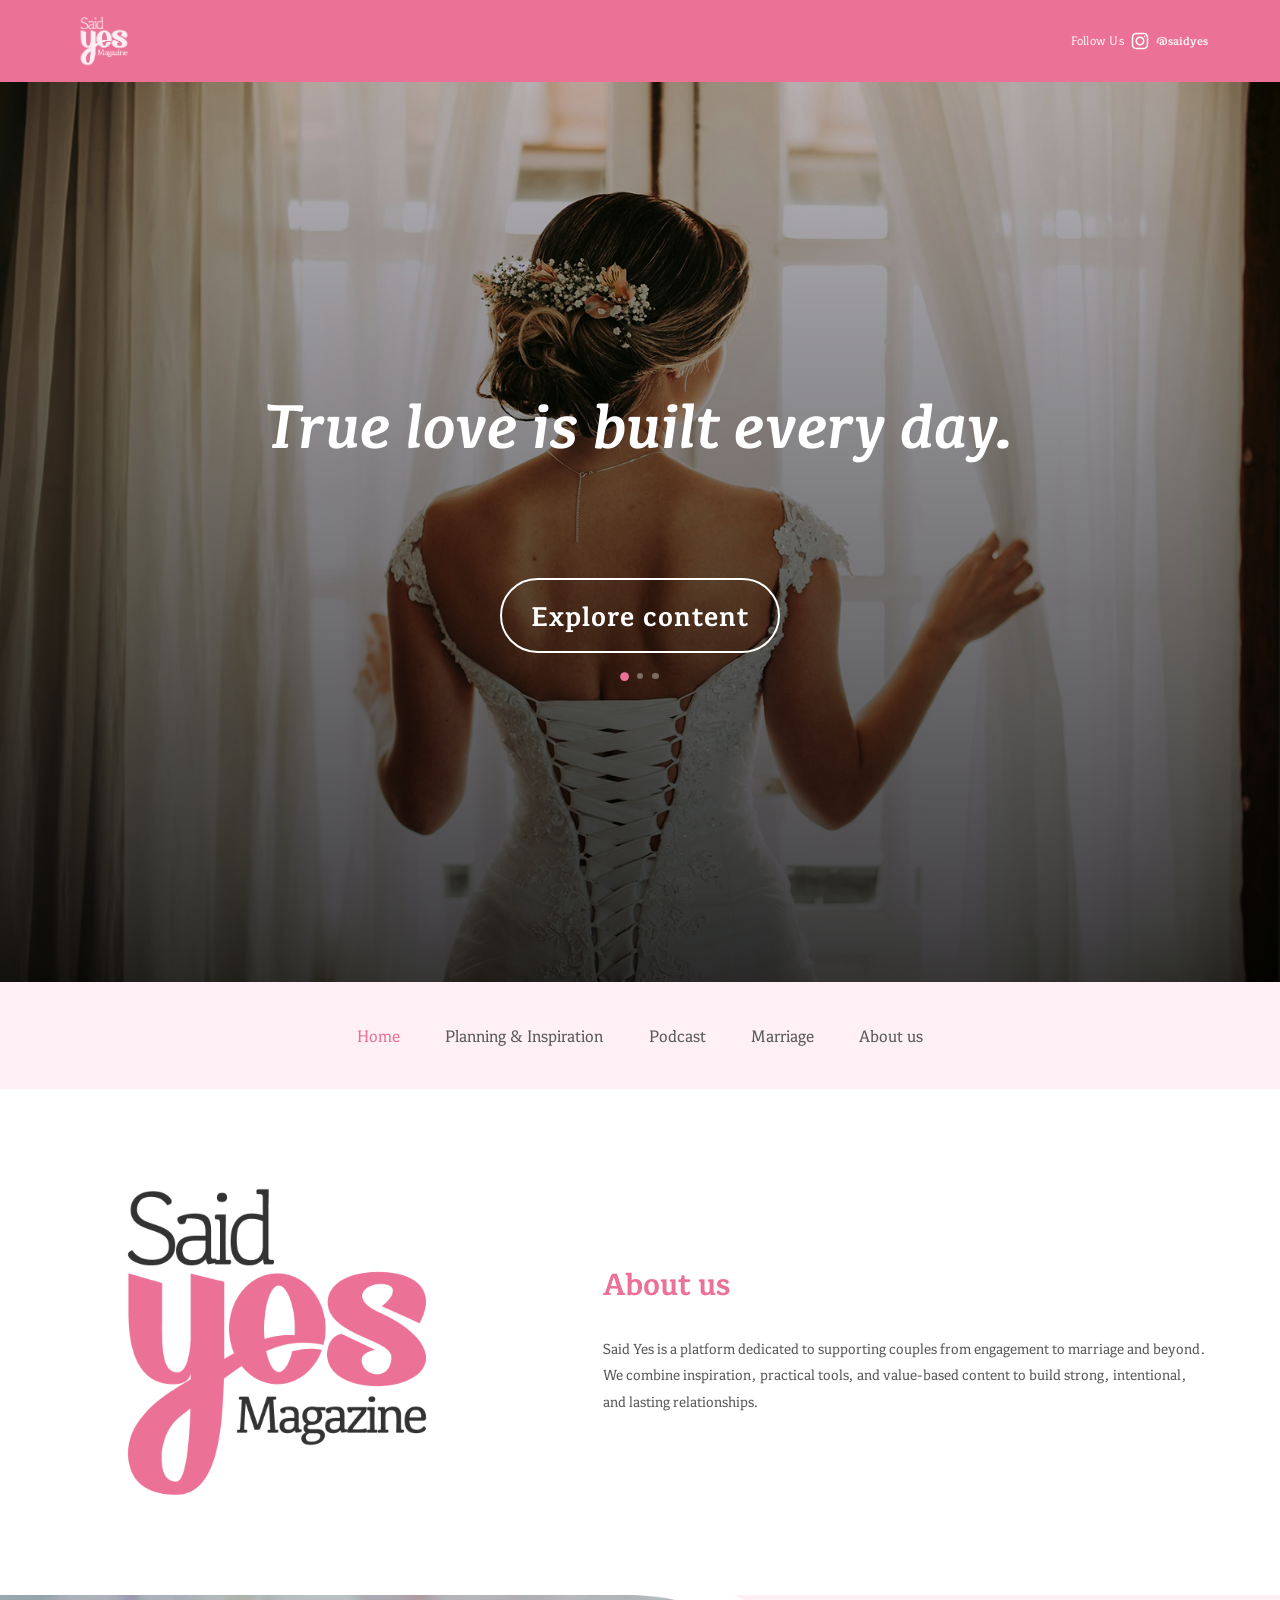
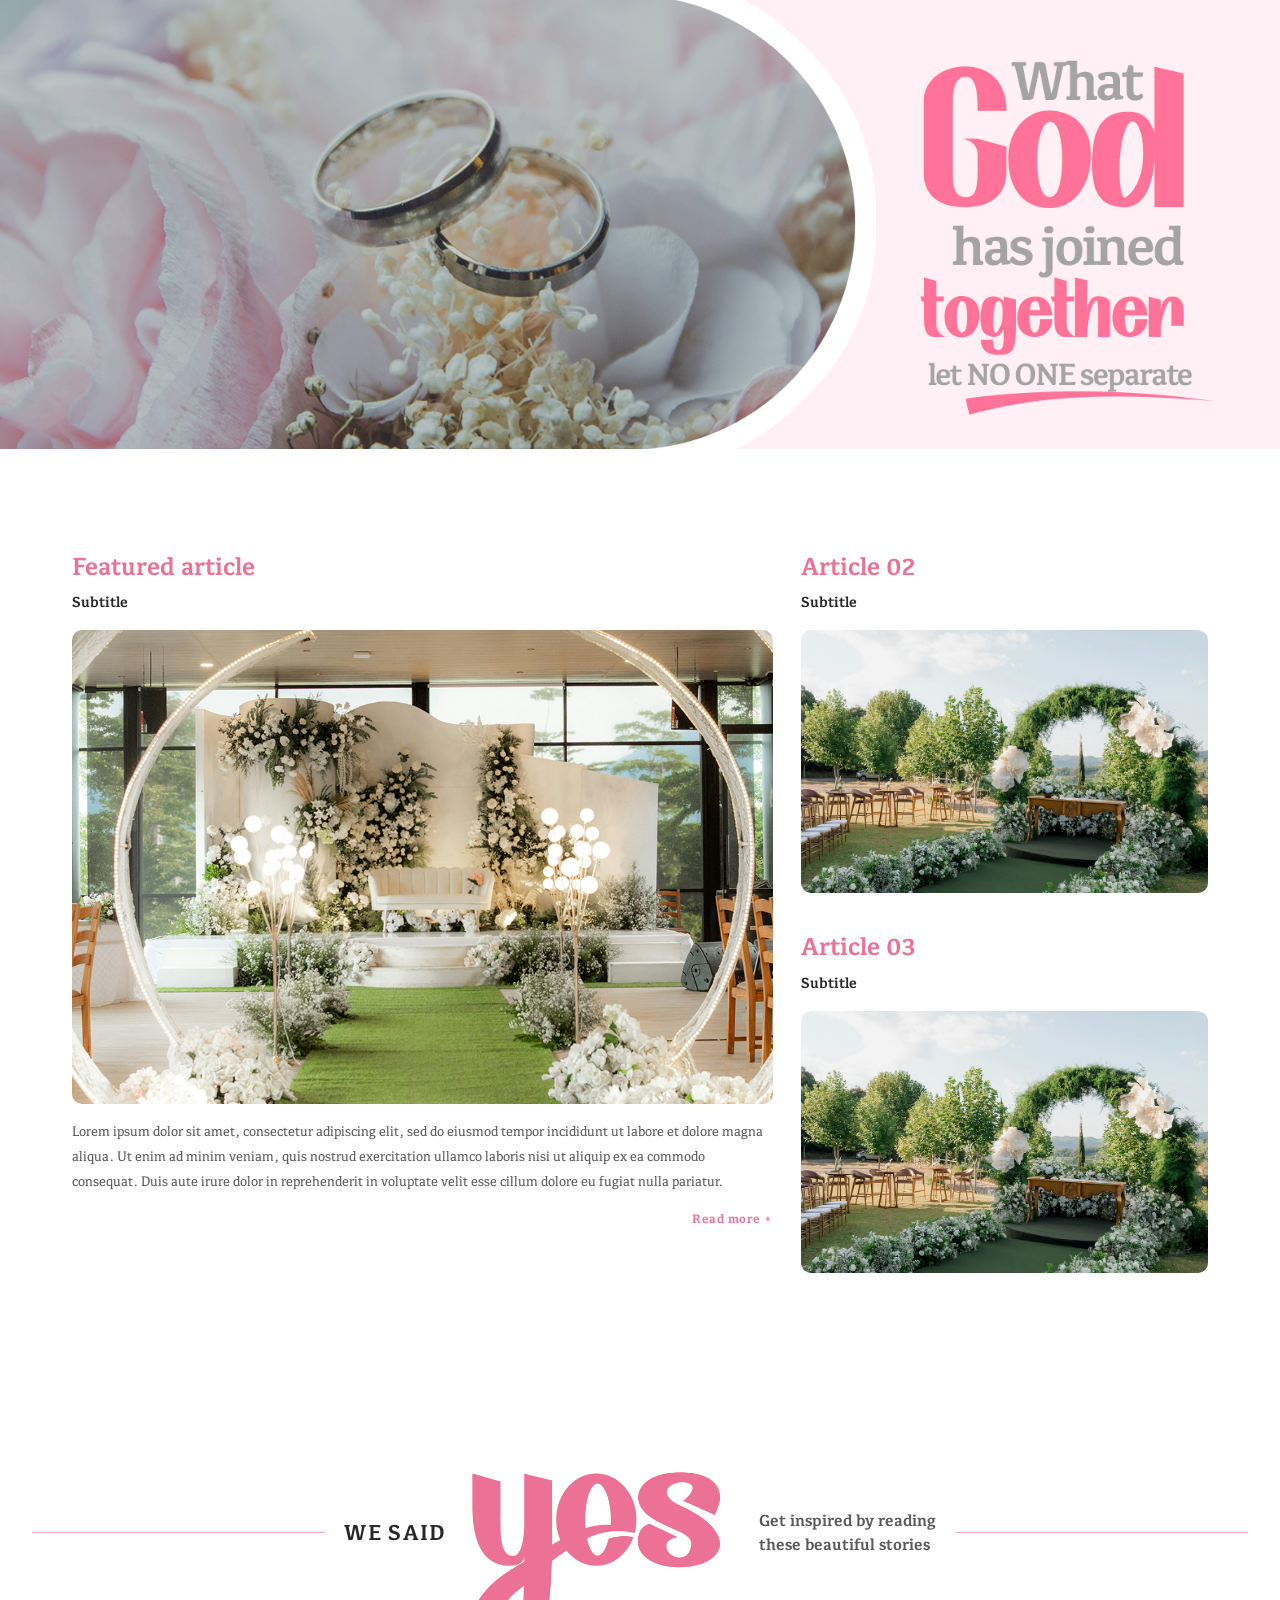
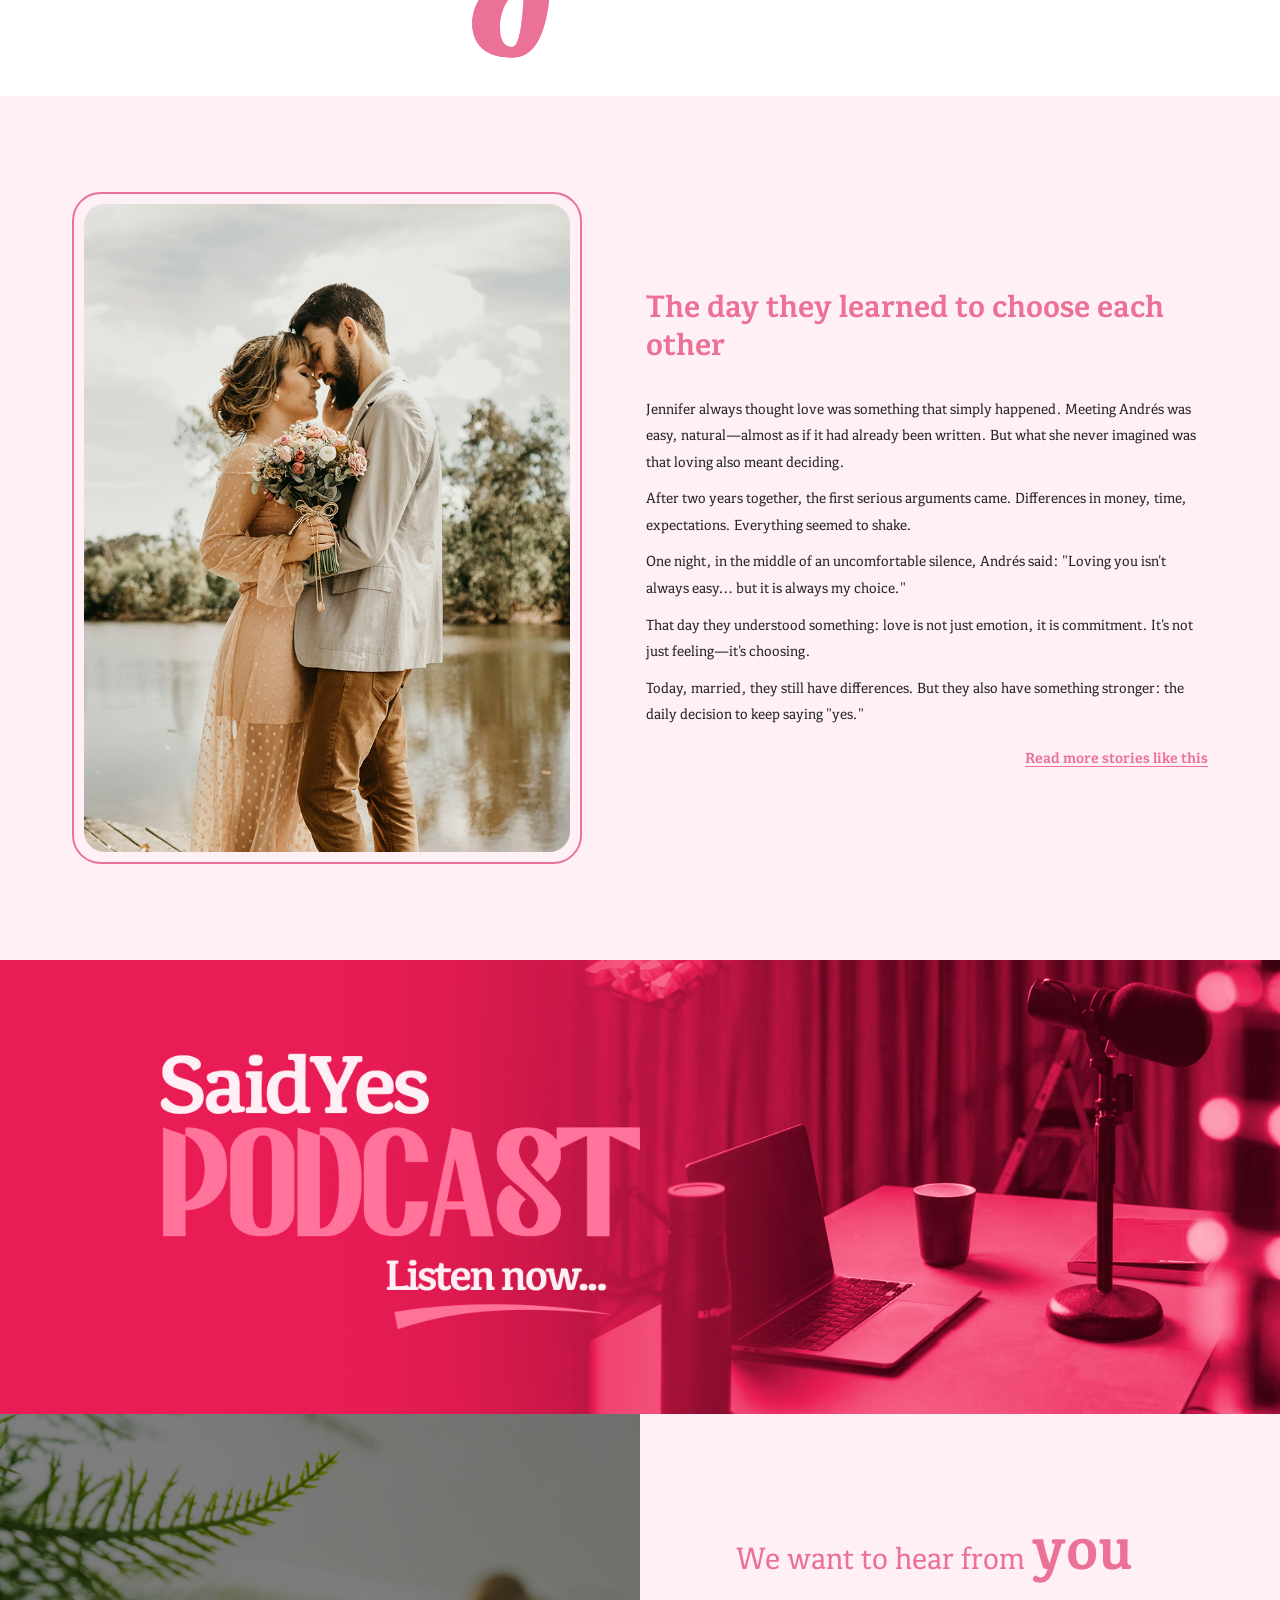
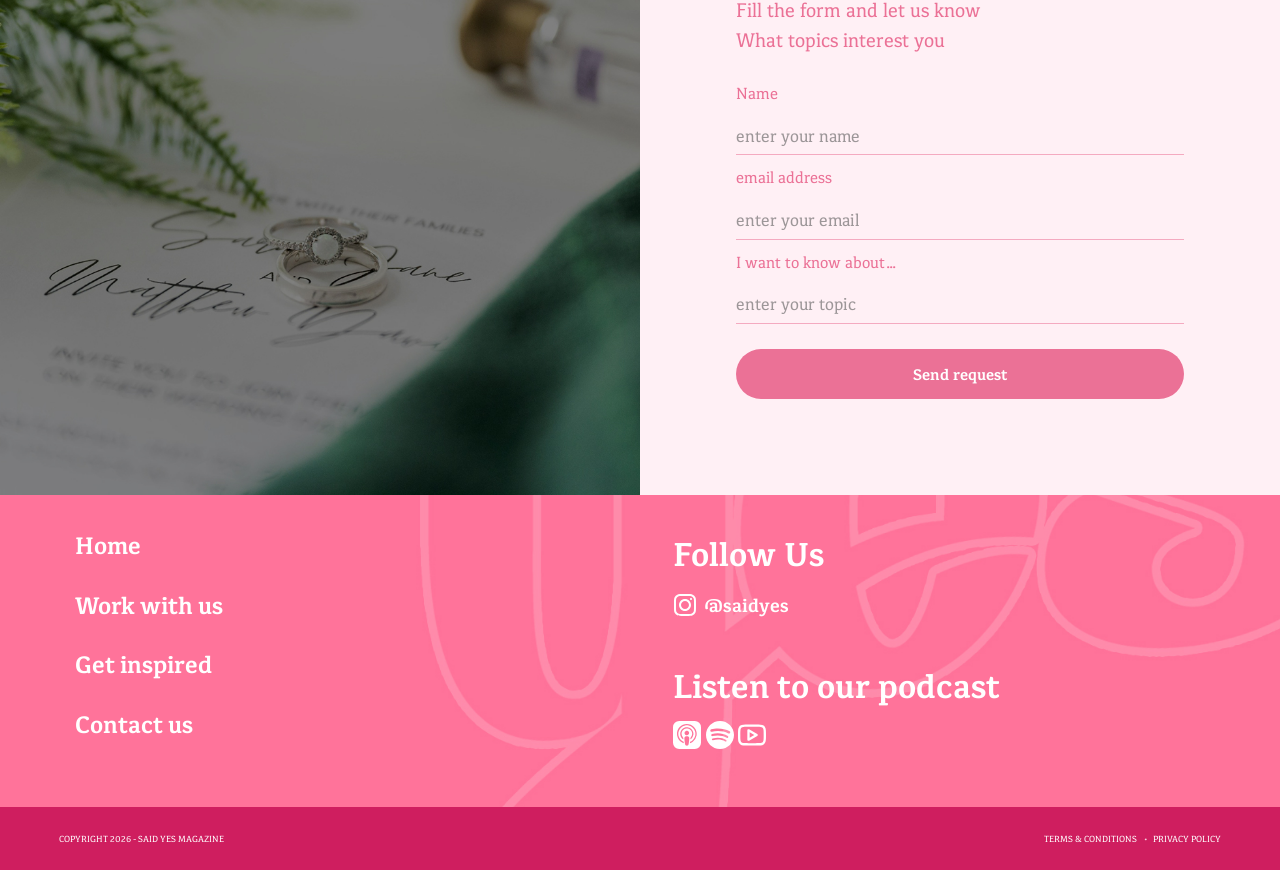
<file: index.html>
<!DOCTYPE html>
<html lang="en">
<head>
  <meta charset="UTF-8">
  <meta name="viewport" content="width=device-width, initial-scale=1.0">
  <meta name="description" content="Said Yes Magazine - Inspiring stories about love, weddings, and relationships.">
  <title>Said Yes Magazine</title>
  <link rel="stylesheet" href="css/main.css">
</head>
<body class="home-page">

  <header class="site-header">
    <div class="header-topbar">
      <div class="container">
        <a href="index.html" class="header-logo" aria-label="Said Yes Magazine home">
          <img src="logos/SAID-YES-LOGO_CLEAR.png" alt="Said Yes Magazine">
        </a>
        <div class="header-social">
          <span class="social-label">Follow Us</span>
          <a href="#" class="social-icon-link" aria-label="Instagram" target="_blank" rel="noopener">
            <img src="img/SVG/instagram-svgrepo-com.svg" alt="" width="18" height="18" aria-hidden="true">
          </a>
          <a href="#" class="social-handle" target="_blank" rel="noopener">@saidyes</a>
        </div>
      </div>
    </div>
  </header>

  <main id="main-content" class="home-main">

    <!-- ── 1. HERO ──────────────────────────────────────────── -->
    <section class="hero-home" aria-label="Hero">
      <div class="hero-home__bg">
        <img src="img/01 HOME/HOME-HERO.jpg" alt="Bride standing by a window">
      </div>
      <div class="hero-home__overlay">
        <div class="container hero-home__content">
          <h1 class="hero-home__title" aria-live="polite">
            <span class="hero-slider__phrase is-active">True love is built every day.</span>
            <span class="hero-slider__phrase">God writes the best love stories.</span>
            <span class="hero-slider__phrase">Saying &ldquo;yes&rdquo; is just the beginning.</span>
          </h1>
          <a href="#" class="hero-home__btn">Explore content</a>
          <div class="hero-slider__dots" aria-hidden="true">
            <button class="hero-slider__dot is-active" data-index="0"></button>
            <button class="hero-slider__dot" data-index="1"></button>
            <button class="hero-slider__dot" data-index="2"></button>
          </div>
        </div>
      </div>
    </section>

    <!-- ── 2. NAV ────────────────────────────────────────────── -->
    <nav class="site-nav home-hero-nav" aria-label="Main navigation">
      <div class="container">
        <ul class="nav-list" id="nav-list" role="list">
          <li><a href="index.html" class="active">Home</a></li>
          <li><a href="planning.html">Planning &amp; Inspiration</a></li>
          <li><a href="podcast.html">Podcast</a></li>
          <li><a href="marriage.html">Marriage</a></li>
          <li><a href="about.html">About us</a></li>
        </ul>
        <button class="nav-toggle" id="nav-toggle" aria-label="Toggle navigation" aria-expanded="false" aria-controls="nav-list">
          <span></span>
          <span></span>
          <span></span>
        </button>
      </div>
    </nav>

    <!-- ── 3. ABOUT ──────────────────────────────────────────── -->
    <section class="section home-about">
      <div class="container">
        <div class="home-about__grid">

          <div class="home-about__logo">
            <img src="logos/SAID-YES-LOGO01.png" alt="Said Yes Magazine">
          </div>

          <div class="home-about__content">
            <p class="home-about__eyebrow">About us</p>
            <p>Said Yes is a platform dedicated to supporting couples from engagement to marriage and beyond. We combine inspiration, practical tools, and value-based content to build strong, intentional, and lasting relationships.</p>
          </div>

        </div>
      </div>
    </section>

    <!-- ── 4. QUOTE ──────────────────────────────────────────── -->
    <section class="home-quote-banner" aria-label="What God has joined together">
      <img src="img/01 HOME/PHRASE-BANNER.jpg" alt="What God has joined together let no one separate">
    </section>

    <!-- ── 5. FEATURED ARTICLES ─────────────────────────────── -->
    <section class="section featured-section">
      <div class="container">
        <div class="featured-grid">
          <article class="card featured-main">
            <div class="featured-heading">
              <p class="eyebrow">Featured article</p>
              <p class="featured-subtitle">Subtitle</p>
            </div>
            <div class="card-img">
              <img src="img/IMG-RANDOM/IMG-01.jpg" alt="Featured article">
            </div>
            <div class="card-body">
              <p class="card-excerpt">Lorem ipsum dolor sit amet, consectetur adipiscing elit, sed do eiusmod tempor incididunt ut labore et dolore magna aliqua. Ut enim ad minim veniam, quis nostrud exercitation ullamco laboris nisi ut aliquip ex ea commodo consequat. Duis aute irure dolor in reprehenderit in voluptate velit esse cillum dolore eu fugiat nulla pariatur.</p>
              <a href="marriage.html" class="read-more">Read more +</a>
            </div>
          </article>

          <div class="featured-side">
            <article class="featured-side-card">
              <div class="featured-heading">
                <p class="eyebrow">Article 02</p>
                <p class="featured-subtitle">Subtitle</p>
              </div>
              <div class="featured-side-card__img">
                <img src="img/IMG-RANDOM/IMG-02.jpg" alt="Article 02">
              </div>
            </article>

            <article class="featured-side-card">
              <div class="featured-heading">
                <p class="eyebrow">Article 03</p>
                <p class="featured-subtitle">Subtitle</p>
              </div>
              <div class="featured-side-card__img">
                <img src="img/IMG-RANDOM/IMG-02.jpg" alt="Article 03">
              </div>
            </article>
          </div>
        </div>
      </div>
    </section>

    <!-- ── 6. WE SAID YES BANNER ─────────────────────────────── -->
    <section class="wsy-banner" aria-label="We said yes">
      <div class="wsy-banner__inner">
        <div class="wsy-banner__brand">
          <span class="wsy-said">WE SAID</span>
          <img src="logos/YES01.png" alt="yes" class="wsy-yes">
        </div>
        <p class="wsy-sub">Get inspired by reading<br>these beautiful stories</p>
      </div>
    </section>

    <!-- ── 7. STORY SECTION ──────────────────────────────────── -->
    <section class="section home-story">
      <div class="container">
        <div class="home-story__grid">
          <div class="home-story__img-frame">
            <div class="home-story__img">
              <img src="img/IMG-RANDOM/IMG-05.jpg" alt="Couple story">
            </div>
          </div>
          <div class="home-story__body">
            <p class="home-story__title">The day they learned to choose each other</p>
            <p class="home-story__text">Jennifer always thought love was something that simply happened. Meeting Andrés was easy, natural—almost as if it had already been written. But what she never imagined was that loving also meant deciding.</p>
            <p class="home-story__text">After two years together, the first serious arguments came. Differences in money, time, expectations. Everything seemed to shake.</p>
            <p class="home-story__text">One night, in the middle of an uncomfortable silence, Andrés said: "Loving you isn't always easy… but it is always my choice."</p>
            <p class="home-story__text">That day they understood something: love is not just emotion, it is commitment. It's not just feeling—it's choosing.</p>
            <p class="home-story__text">Today, married, they still have differences. But they also have something stronger: the daily decision to keep saying "yes."</p>
            <a href="#" class="home-story__link">Read more stories like this</a>
          </div>
        </div>
      </div>
    </section>

    <!-- ── 8. PODCAST BANNER ─────────────────────────────────── -->
    <section class="home-podcast-banner" aria-label="Said Yes Podcast">
      <a href="podcast.html">
        <img src="img/01 HOME/PODCAST-BANNER.jpg" alt="Said Yes Podcast listen now">
      </a>
    </section>

    <!-- ── 9. CONTACT ────────────────────────────────────────── -->
    <section class="section contact-section">
      <div class="contact-section__split">
        <div class="contact-section__media">
          <div class="container contact-section__media-inner">
            <div class="contact-visual">
              <img src="img/01 HOME/IMG-9.jpg" alt="Wedding rings and invitation">
            </div>
          </div>
        </div>

        <div class="contact-section__form-side">
          <div class="container contact-section__form-inner">
            <form class="contact-form" novalidate>
              <p class="contact-form__title">We want to hear from <span class="contact-form__accent">you</span></p>
              <p class="contact-form__intro">Fill the form and let us know<br>What topics interest you</p>
              <div class="contact-form__group">
                <label class="contact-form__label" for="home-name">Name</label>
                <input id="home-name" type="text" class="contact-form__input" placeholder="enter your name" aria-label="Name">
              </div>
              <div class="contact-form__group">
                <label class="contact-form__label" for="home-email">email address</label>
                <input id="home-email" type="email" class="contact-form__input" placeholder="enter your email" aria-label="Email address">
              </div>
              <div class="contact-form__group">
                <label class="contact-form__label" for="home-topic">I want to know about...</label>
                <input id="home-topic" type="text" class="contact-form__input" placeholder="enter your topic" aria-label="Topics of interest">
              </div>
              <a class="contact-form__submit" href="mailto:info@saidyesmagazine.com">Send request</a>
            </form>
          </div>
        </div>
      </div>
    </section>

  </main>

  <!-- =====================================================
       FOOTER
       ===================================================== -->
  <footer class="site-footer" aria-label="Site footer">
    <div class="container">
      <div class="footer-inner">
        <div class="footer-left">
          <ul class="footer-links" role="list">
            <li><a href="index.html">Home</a></li>
            <li><a href="#">Work with us</a></li>
            <li><a href="#">Get inspired</a></li>
            <li><a href="#">Contact us</a></li>
          </ul>
        </div>

        <div class="footer-right">
          <div class="footer-follow">
            <p class="footer-follow__title">Follow Us</p>
            <a href="#" class="footer-follow__handle" target="_blank" rel="noopener">
              <img src="img/SVG/instagram-svgrepo-com.svg" alt="" width="24" height="24" aria-hidden="true">
              <span>@saidyes</span>
            </a>
          </div>

          <div class="footer-podcast">
            <p class="footer-podcast__title">Listen to our podcast</p>
            <div class="footer-podcast__icons">
              <a href="#" aria-label="Apple Podcasts" target="_blank" rel="noopener">
                <img src="img/SVG/applepodcasts.svg" alt="" width="28" height="28" aria-hidden="true">
              </a>
              <a href="#" aria-label="Spotify" target="_blank" rel="noopener">
                <img src="img/SVG/spotify.svg" alt="" width="28" height="28" aria-hidden="true">
              </a>
              <a href="#" aria-label="YouTube" target="_blank" rel="noopener">
                <img src="img/SVG/youtube-svgrepo-com.svg" alt="" width="28" height="28" aria-hidden="true">
              </a>
            </div>
          </div>
        </div>
      </div>
    </div>

    <div class="footer-bottom">
      <div class="container">
        <p>Copyright 2026 - Said Yes Magazine</p>
        <nav class="footer-bottom-links" aria-label="Footer legal links">
          <a href="#">Terms &amp; conditions</a>
          <span class="footer-bottom-separator" aria-hidden="true">•</span>
          <a href="#">Privacy policy</a>
        </nav>
      </div>
    </div>
  </footer>

  <script src="js/main.js"></script>
</body>
</html>
</file>
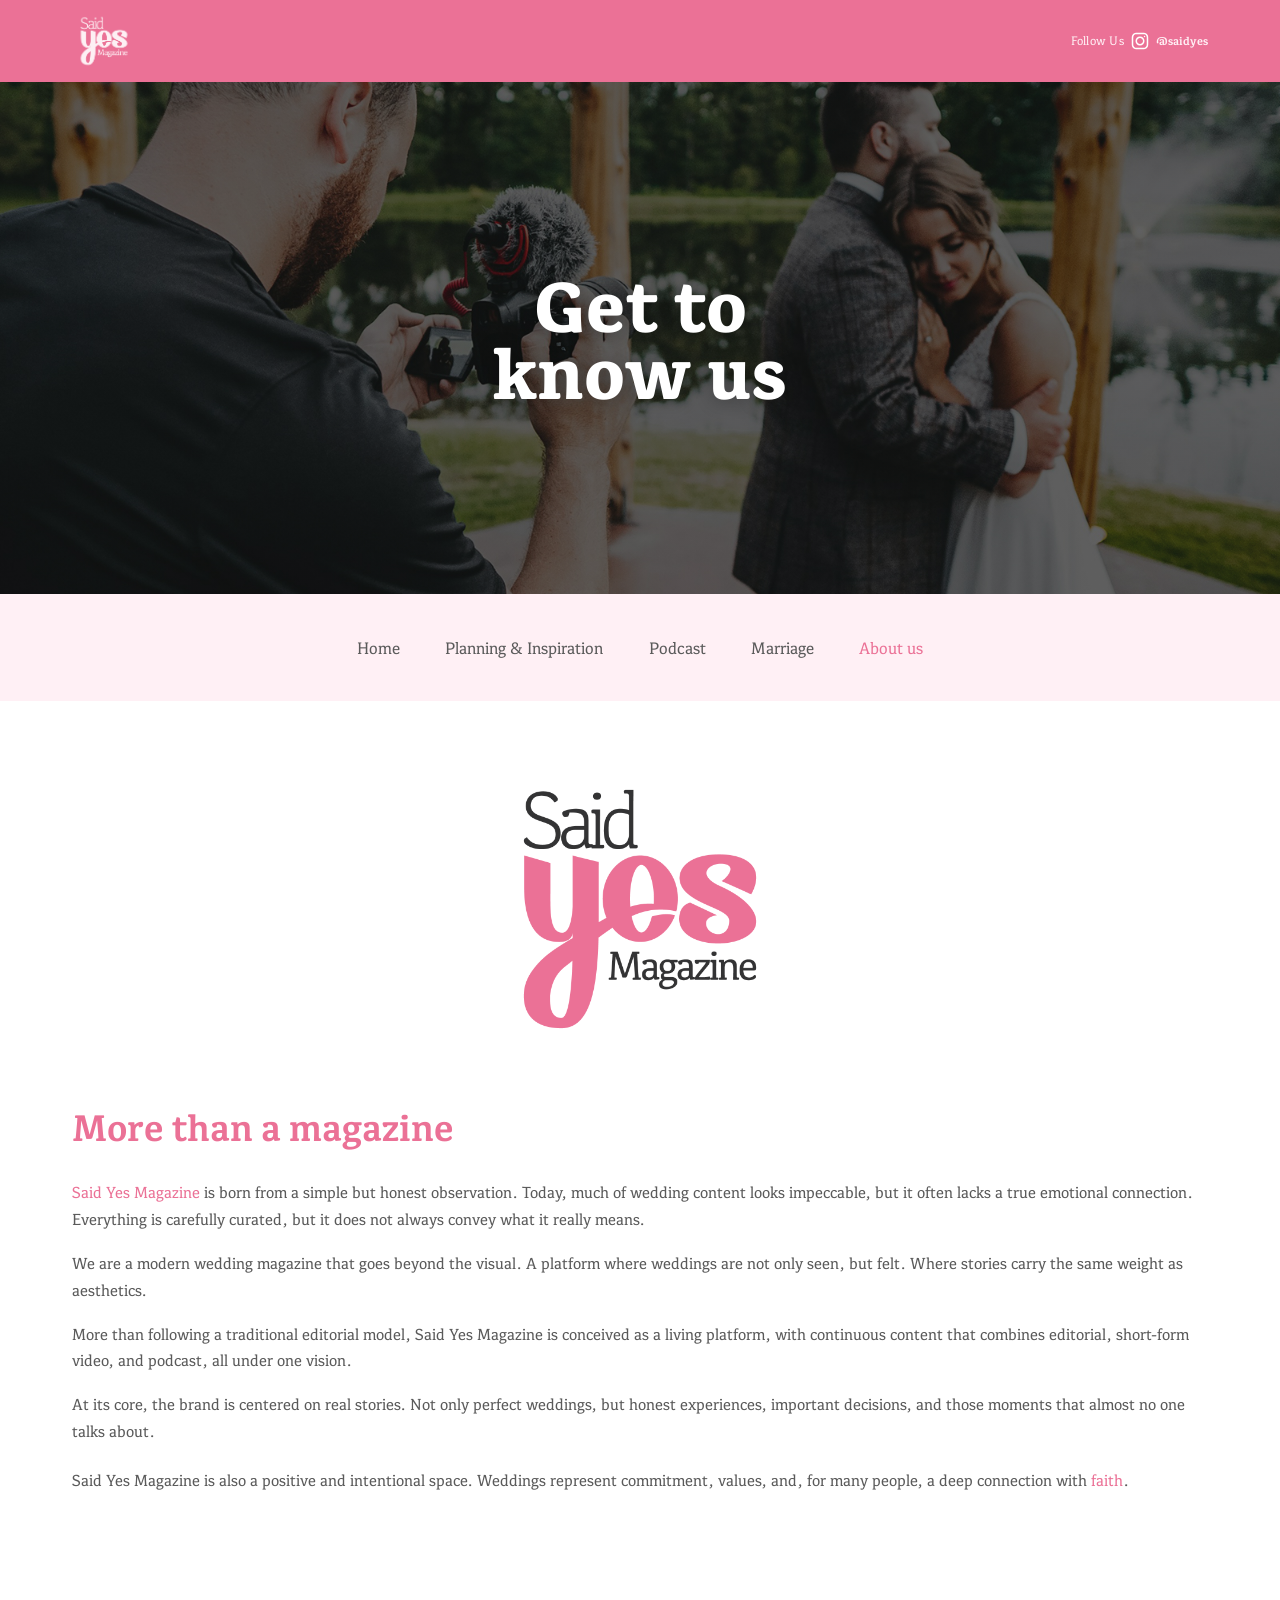
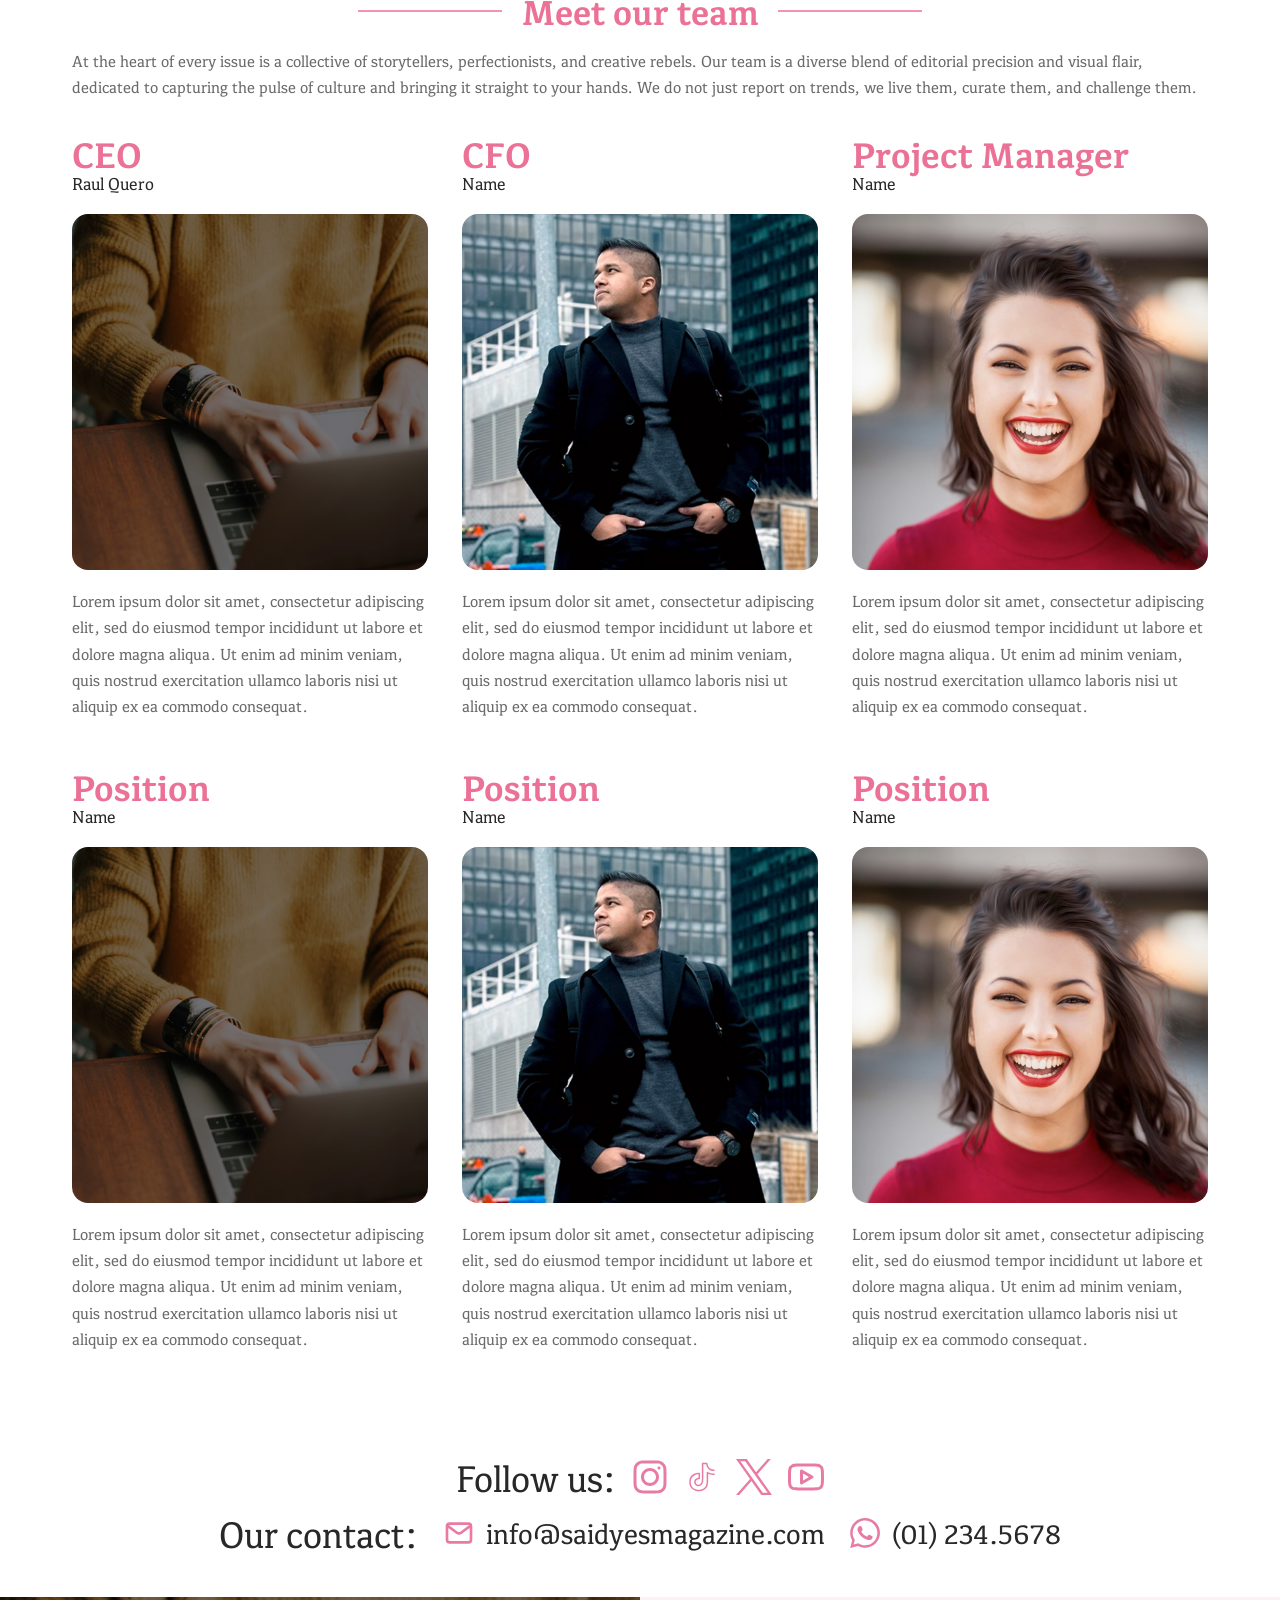
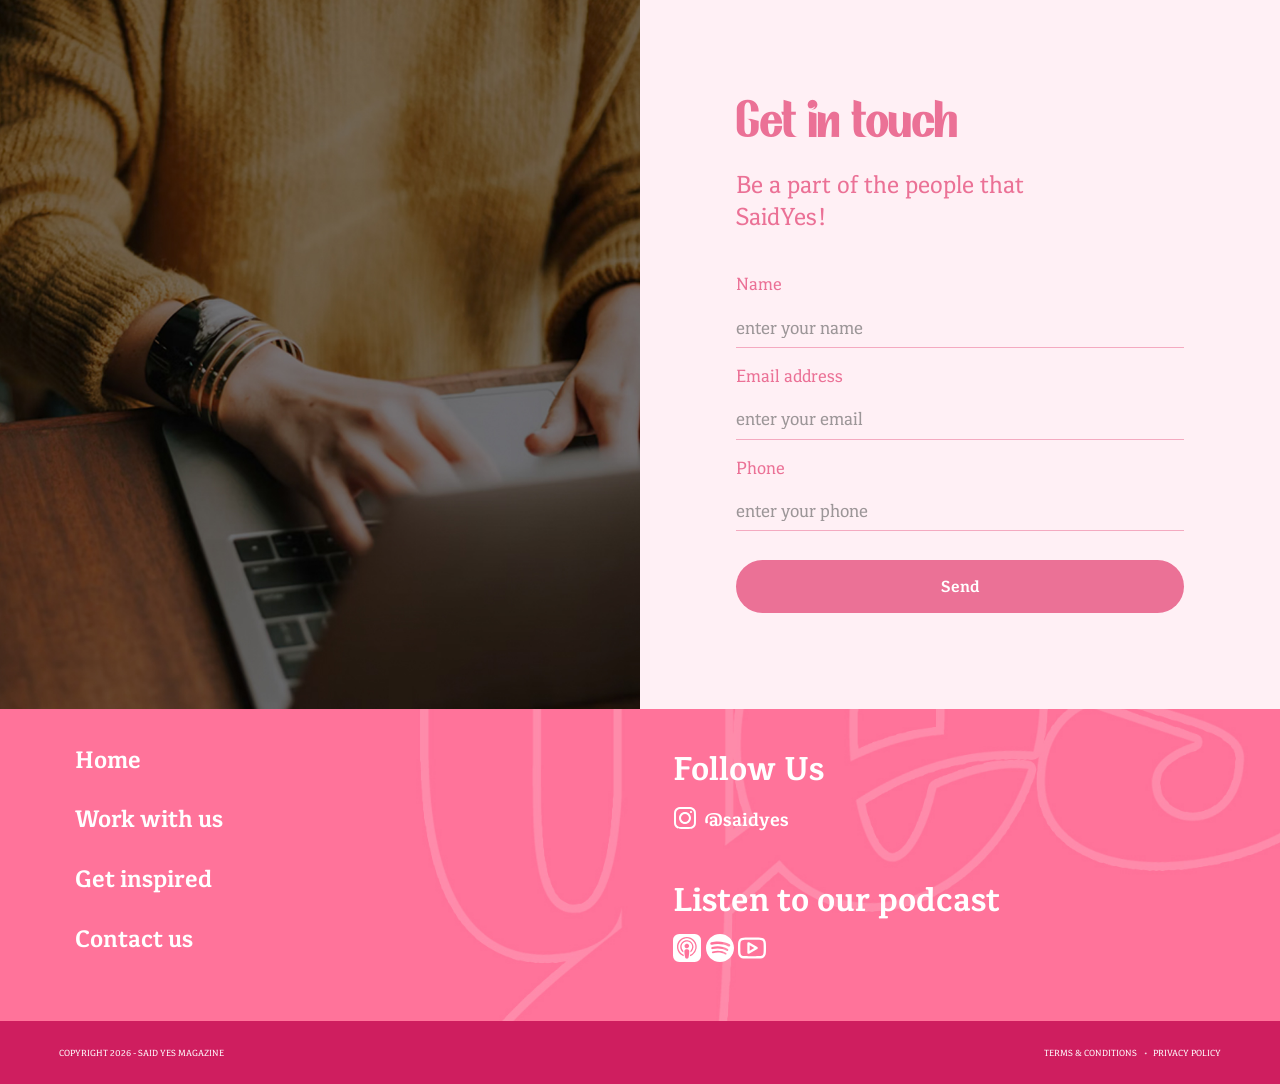
<file: about.html>
<!DOCTYPE html>
<html lang="en">
<head>
  <meta charset="UTF-8">
  <meta name="viewport" content="width=device-width, initial-scale=1.0">
  <meta name="description" content="About Said Yes Magazine - More than a magazine. Meet our team.">
  <title>About Us - Said Yes Magazine</title>
  <link rel="stylesheet" href="css/main.css">
</head>
<body class="about-page">
  <header class="site-header">
    <div class="header-topbar">
      <div class="container">
        <a href="index.html" class="header-logo" aria-label="Said Yes Magazine home">
          <img src="logos/SAID-YES-LOGO_CLEAR.png" alt="Said Yes Magazine">
        </a>
        <div class="header-social">
          <span class="social-label">Follow Us</span>
          <a href="#" class="social-icon-link" aria-label="Instagram" target="_blank" rel="noopener">
            <img src="img/SVG/instagram-svgrepo-com.svg" alt="" width="18" height="18" aria-hidden="true">
          </a>
          <a href="#" class="social-handle" target="_blank" rel="noopener">@saidyes</a>
        </div>
      </div>
    </div>
  </header>

  <main id="main-content" class="about-main">
    <section class="page-hero about-hero" aria-label="About us hero">
      <div class="page-hero__bg">
        <img src="img/05 ABOUT US/ABOUTUS-HERO.jpg" alt="Behind the scenes of Said Yes Magazine">
      </div>
      <div class="page-hero__overlay about-hero__overlay">
        <div class="container about-hero__inner">
          <h1 class="page-hero__title about-hero__title">Get to<br>know us</h1>
        </div>
      </div>
    </section>

    <nav class="site-nav home-hero-nav" aria-label="Main navigation">
      <div class="container">
        <ul class="nav-list" id="nav-list" role="list">
          <li><a href="index.html">Home</a></li>
          <li><a href="planning.html">Planning &amp; Inspiration</a></li>
          <li><a href="podcast.html">Podcast</a></li>
          <li><a href="marriage.html">Marriage</a></li>
          <li><a href="about.html" class="active">About us</a></li>
        </ul>
        <button class="nav-toggle" id="nav-toggle" aria-label="Toggle navigation" aria-expanded="false" aria-controls="nav-list">
          <span></span>
          <span></span>
          <span></span>
        </button>
      </div>
    </nav>

    <section class="section about-story">
      <div class="container about-story__container">
        <div class="about-story__logo-wrap">
          <img src="logos/SAID-YES-LOGO01.png" alt="Said Yes Magazine" class="about-story__logo">
        </div>

        <div class="about-story__content">
          <p class="about-story__title">More than a magazine</p>
          <p class="about-story__text"><span class="about-story__highlight">Said Yes Magazine</span> is born from a simple but honest observation. Today, much of wedding content looks impeccable, but it often lacks a true emotional connection. Everything is carefully curated, but it does not always convey what it really means.</p>
          <p class="about-story__text">We are a modern wedding magazine that goes beyond the visual. A platform where weddings are not only seen, but felt. Where stories carry the same weight as aesthetics.</p>
          <p class="about-story__text">More than following a traditional editorial model, Said Yes Magazine is conceived as a living platform, with continuous content that combines editorial, short-form video, and podcast, all under one vision.</p>
          <p class="about-story__text">At its core, the brand is centered on real stories. Not only perfect weddings, but honest experiences, important decisions, and those moments that almost no one talks about.</p>
          <p class="about-story__text about-story__text--closing">Said Yes Magazine is also a positive and intentional space. Weddings represent commitment, values, and, for many people, a deep connection with <span class="about-story__highlight">faith</span>.</p>
        </div>
      </div>
    </section>

    <section class="section about-team">
      <div class="container">
        <div class="about-team__heading-row">
          <span class="about-team__line" aria-hidden="true"></span>
          <p class="about-team__title">Meet our team</p>
          <span class="about-team__line" aria-hidden="true"></span>
        </div>
        <p class="about-team__intro">At the heart of every issue is a collective of storytellers, perfectionists, and creative rebels. Our team is a diverse blend of editorial precision and visual flair, dedicated to capturing the pulse of culture and bringing it straight to your hands. We do not just report on trends, we live them, curate them, and challenge them.</p>

        <div class="about-team__grid">
          <article class="about-team-card">
            <p class="about-team-card__role">CEO</p>
            <p class="about-team-card__name">Raul Quero</p>
            <div class="about-team-card__image-wrap">
              <img src="img/05 ABOUT US/IMG-08.jpg" alt="Raul Quero" class="about-team-card__image">
            </div>
            <p class="about-team-card__bio">Lorem ipsum dolor sit amet, consectetur adipiscing elit, sed do eiusmod tempor incididunt ut labore et dolore magna aliqua. Ut enim ad minim veniam, quis nostrud exercitation ullamco laboris nisi ut aliquip ex ea commodo consequat.</p>
          </article>

          <article class="about-team-card">
            <p class="about-team-card__role">CFO</p>
            <p class="about-team-card__name">Name</p>
            <div class="about-team-card__image-wrap">
              <img src="img/05 ABOUT US/P1.jpg" alt="CFO portrait" class="about-team-card__image">
            </div>
            <p class="about-team-card__bio">Lorem ipsum dolor sit amet, consectetur adipiscing elit, sed do eiusmod tempor incididunt ut labore et dolore magna aliqua. Ut enim ad minim veniam, quis nostrud exercitation ullamco laboris nisi ut aliquip ex ea commodo consequat.</p>
          </article>

          <article class="about-team-card">
            <p class="about-team-card__role">Project Manager</p>
            <p class="about-team-card__name">Name</p>
            <div class="about-team-card__image-wrap">
              <img src="img/05 ABOUT US/P2.jpg" alt="Project manager portrait" class="about-team-card__image">
            </div>
            <p class="about-team-card__bio">Lorem ipsum dolor sit amet, consectetur adipiscing elit, sed do eiusmod tempor incididunt ut labore et dolore magna aliqua. Ut enim ad minim veniam, quis nostrud exercitation ullamco laboris nisi ut aliquip ex ea commodo consequat.</p>
          </article>

          <article class="about-team-card">
            <p class="about-team-card__role">Position</p>
            <p class="about-team-card__name">Name</p>
            <div class="about-team-card__image-wrap">
              <img src="img/05 ABOUT US/IMG-08.jpg" alt="Team member portrait" class="about-team-card__image">
            </div>
            <p class="about-team-card__bio">Lorem ipsum dolor sit amet, consectetur adipiscing elit, sed do eiusmod tempor incididunt ut labore et dolore magna aliqua. Ut enim ad minim veniam, quis nostrud exercitation ullamco laboris nisi ut aliquip ex ea commodo consequat.</p>
          </article>

          <article class="about-team-card">
            <p class="about-team-card__role">Position</p>
            <p class="about-team-card__name">Name</p>
            <div class="about-team-card__image-wrap">
              <img src="img/05 ABOUT US/P1.jpg" alt="Team member portrait" class="about-team-card__image">
            </div>
            <p class="about-team-card__bio">Lorem ipsum dolor sit amet, consectetur adipiscing elit, sed do eiusmod tempor incididunt ut labore et dolore magna aliqua. Ut enim ad minim veniam, quis nostrud exercitation ullamco laboris nisi ut aliquip ex ea commodo consequat.</p>
          </article>

          <article class="about-team-card">
            <p class="about-team-card__role">Position</p>
            <p class="about-team-card__name">Name</p>
            <div class="about-team-card__image-wrap">
              <img src="img/05 ABOUT US/P2.jpg" alt="Team member portrait" class="about-team-card__image">
            </div>
            <p class="about-team-card__bio">Lorem ipsum dolor sit amet, consectetur adipiscing elit, sed do eiusmod tempor incididunt ut labore et dolore magna aliqua. Ut enim ad minim veniam, quis nostrud exercitation ullamco laboris nisi ut aliquip ex ea commodo consequat.</p>
          </article>
        </div>
      </div>
    </section>

    <section class="about-contact-strip" aria-label="Follow us and contact">
      <div class="container about-contact-strip__container">
        <div class="about-contact-strip__row">
          <p class="about-contact-strip__label">Follow us:</p>
          <div class="about-contact-strip__icons">
            <a href="#" aria-label="Instagram" target="_blank" rel="noopener" class="about-contact-strip__icon-link">
              <img src="img/SVG/instagram-svgrepo-com.svg" alt="" width="28" height="28" aria-hidden="true">
            </a>
            <a href="#" aria-label="TikTok" target="_blank" rel="noopener" class="about-contact-strip__icon-link">
              <img src="img/SVG/tik-tok-svgrepo-com.svg" alt="" width="28" height="28" aria-hidden="true">
            </a>
            <a href="#" aria-label="X" target="_blank" rel="noopener" class="about-contact-strip__icon-link">
              <img src="img/SVG/X_logo_2023_original.svg" alt="" width="28" height="28" aria-hidden="true">
            </a>
            <a href="#" aria-label="YouTube" target="_blank" rel="noopener" class="about-contact-strip__icon-link">
              <img src="img/SVG/youtube-svgrepo-com.svg" alt="" width="28" height="28" aria-hidden="true">
            </a>
          </div>
        </div>

        <div class="about-contact-strip__row about-contact-strip__row--contact">
          <p class="about-contact-strip__label">Our contact:</p>
          <a href="mailto:info@saidyesmagazine.com" class="about-contact-strip__contact-link">
            <img src="img/SVG/email-svgrepo-com.svg" alt="" width="28" height="28" aria-hidden="true">
            <span>info@saidyesmagazine.com</span>
          </a>
          <a href="https://wa.me/012345678" class="about-contact-strip__contact-link" target="_blank" rel="noopener">
            <img src="img/SVG/whatsapp-svgrepo-com.svg" alt="" width="28" height="28" aria-hidden="true">
            <span>(01) 234.5678</span>
          </a>
        </div>
      </div>
    </section>

    <section class="section contact-section about-contact-section">
      <div class="contact-section__split">
        <div class="contact-section__media">
          <div class="container contact-section__media-inner">
            <div class="contact-visual">
              <img src="img/05 ABOUT US/IMG-08.jpg" alt="Working on Said Yes Magazine">
            </div>
          </div>
        </div>

        <div class="contact-section__form-side">
          <div class="container contact-section__form-inner">
            <form class="contact-form" novalidate>
              <p class="contact-form__title">Get in touch</p>
              <p class="contact-form__intro">Be a part of the people that<br>SaidYes!</p>
              <div class="contact-form__group">
                <label class="contact-form__label" for="about-name">Name</label>
                <input id="about-name" type="text" class="contact-form__input" placeholder="enter your name">
              </div>
              <div class="contact-form__group">
                <label class="contact-form__label" for="about-email">Email address</label>
                <input id="about-email" type="email" class="contact-form__input" placeholder="enter your email">
              </div>
              <div class="contact-form__group">
                <label class="contact-form__label" for="about-phone">Phone</label>
                <input id="about-phone" type="tel" class="contact-form__input" placeholder="enter your phone">
              </div>
              <a class="contact-form__submit" href="mailto:info@saidyesmagazine.com">Send</a>
            </form>
          </div>
        </div>
      </div>
    </section>
  </main>

  <footer class="site-footer" aria-label="Site footer">
    <div class="container">
      <div class="footer-inner">
        <div class="footer-left">
          <ul class="footer-links" role="list">
            <li><a href="index.html">Home</a></li>
            <li><a href="#">Work with us</a></li>
            <li><a href="#">Get inspired</a></li>
            <li><a href="#">Contact us</a></li>
          </ul>
        </div>

        <div class="footer-right">
          <div class="footer-follow">
            <p class="footer-follow__title">Follow Us</p>
            <a href="#" class="footer-follow__handle" target="_blank" rel="noopener">
              <img src="img/SVG/instagram-svgrepo-com.svg" alt="" width="24" height="24" aria-hidden="true">
              <span>@saidyes</span>
            </a>
          </div>

          <div class="footer-podcast">
            <p class="footer-podcast__title">Listen to our podcast</p>
            <div class="footer-podcast__icons">
              <a href="#" aria-label="Apple Podcasts" target="_blank" rel="noopener">
                <img src="img/SVG/applepodcasts.svg" alt="" width="28" height="28" aria-hidden="true">
              </a>
              <a href="#" aria-label="Spotify" target="_blank" rel="noopener">
                <img src="img/SVG/spotify.svg" alt="" width="28" height="28" aria-hidden="true">
              </a>
              <a href="#" aria-label="YouTube" target="_blank" rel="noopener">
                <img src="img/SVG/youtube-svgrepo-com.svg" alt="" width="28" height="28" aria-hidden="true">
              </a>
            </div>
          </div>
        </div>
      </div>
    </div>

    <div class="footer-bottom">
      <div class="container">
        <p>Copyright <span id="footer-year"></span> - Said Yes Magazine</p>
        <nav class="footer-bottom-links" aria-label="Footer legal links">
          <a href="#">Terms &amp; conditions</a>
          <span class="footer-bottom-separator" aria-hidden="true">•</span>
          <a href="#">Privacy policy</a>
        </nav>
      </div>
    </div>
  </footer>

  <script src="js/main.js"></script>
</body>
</html>
</file>
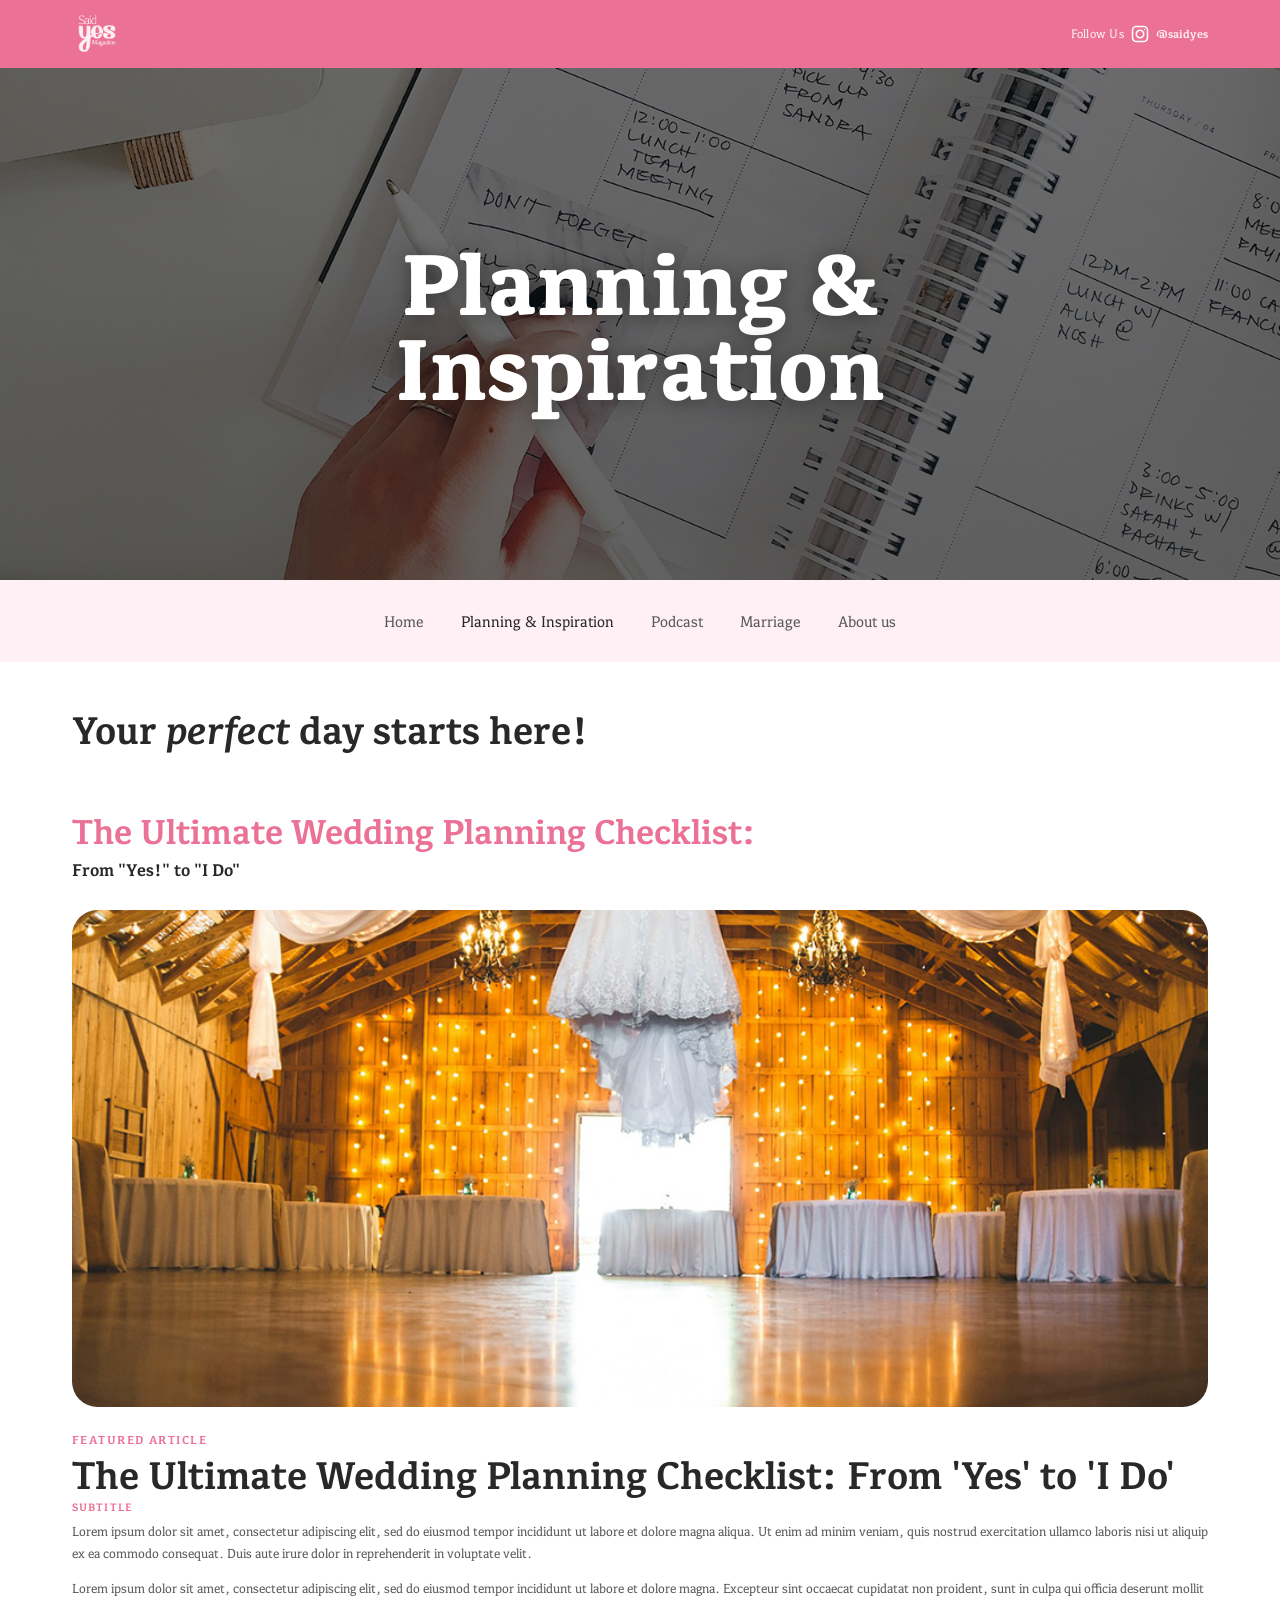
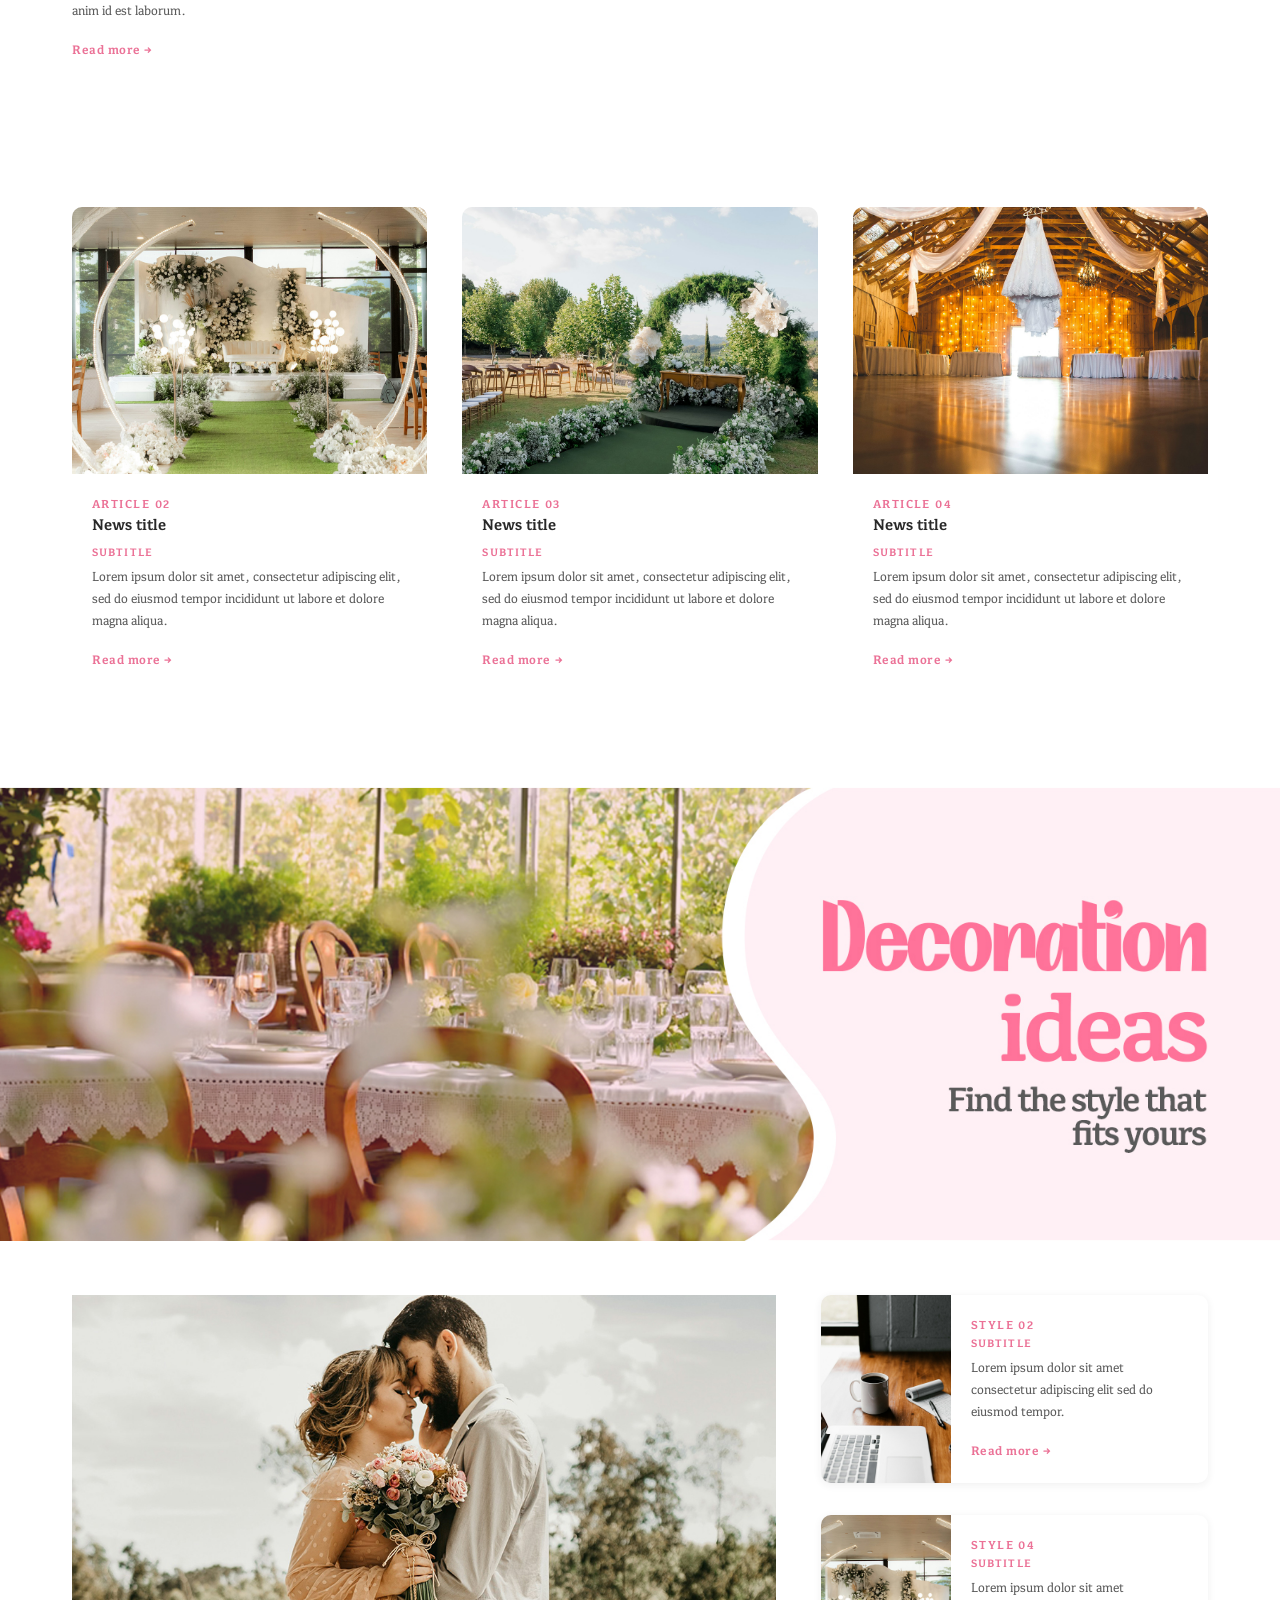
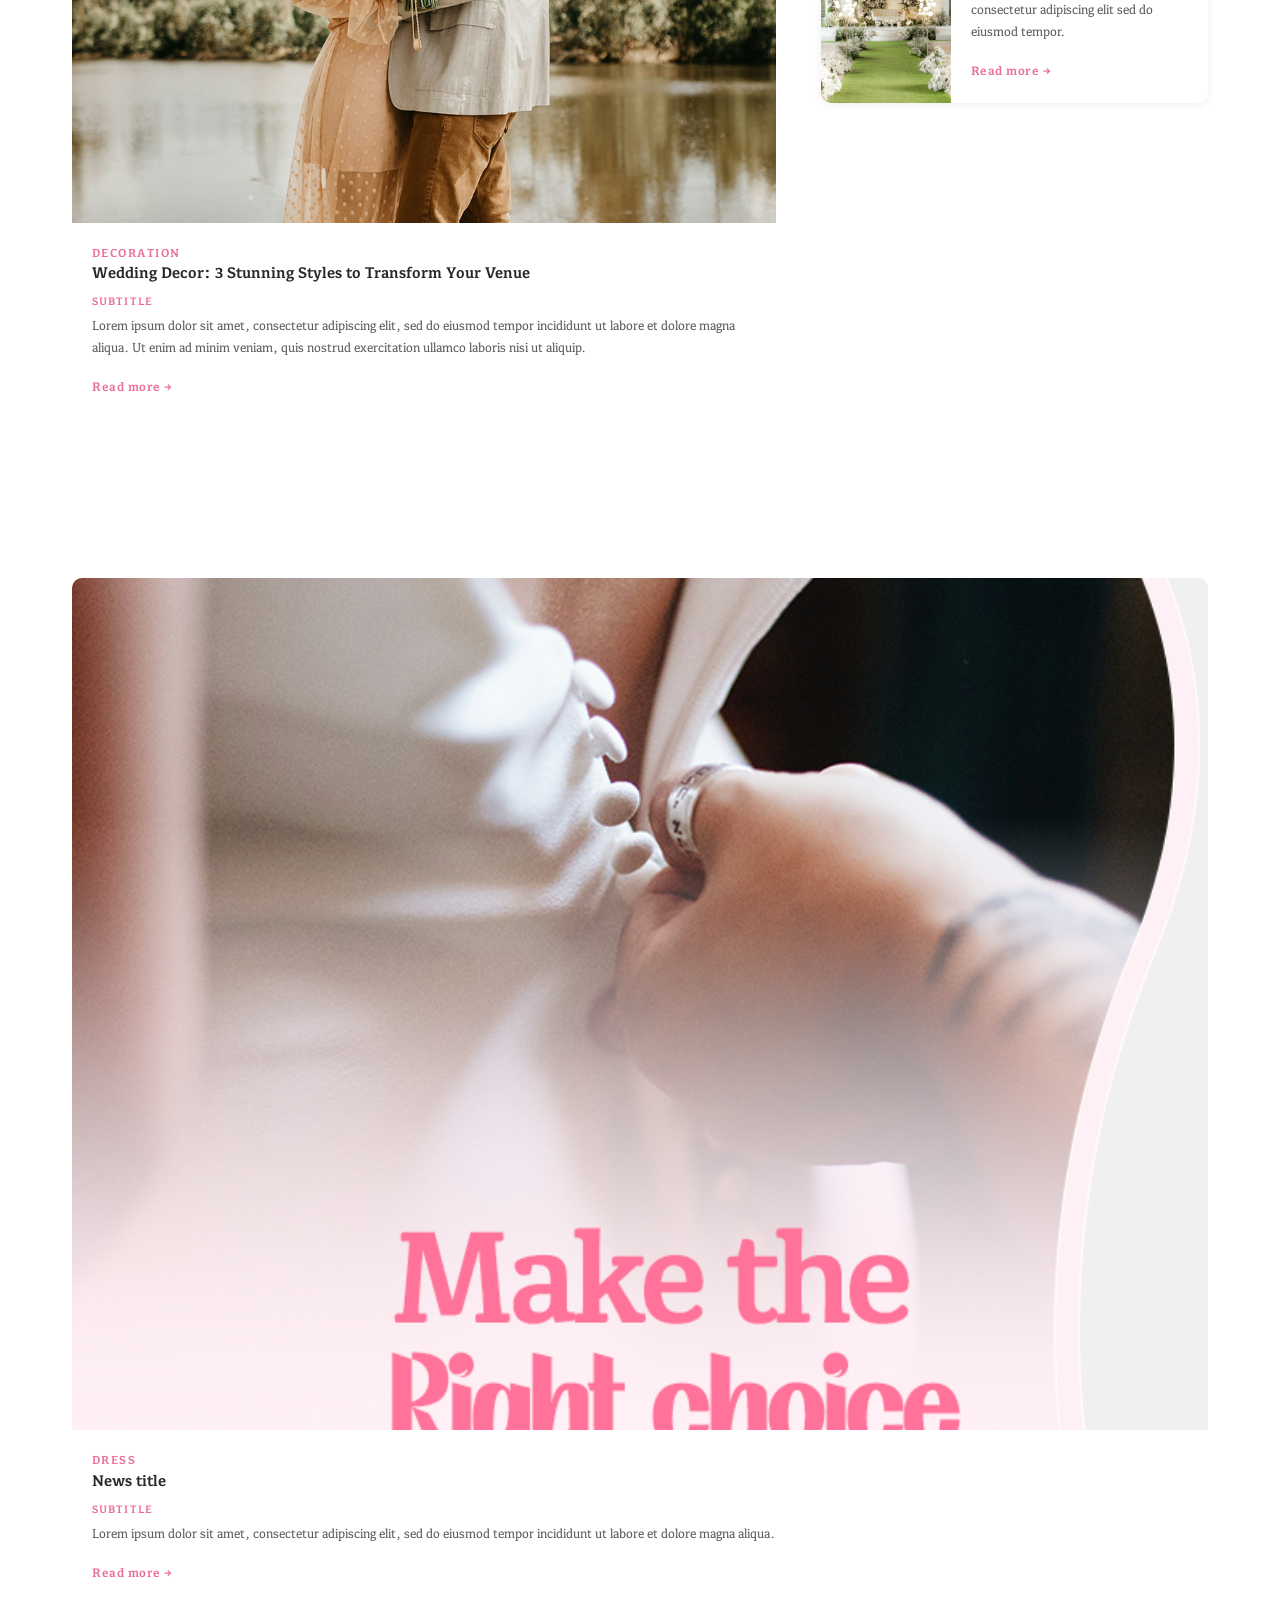
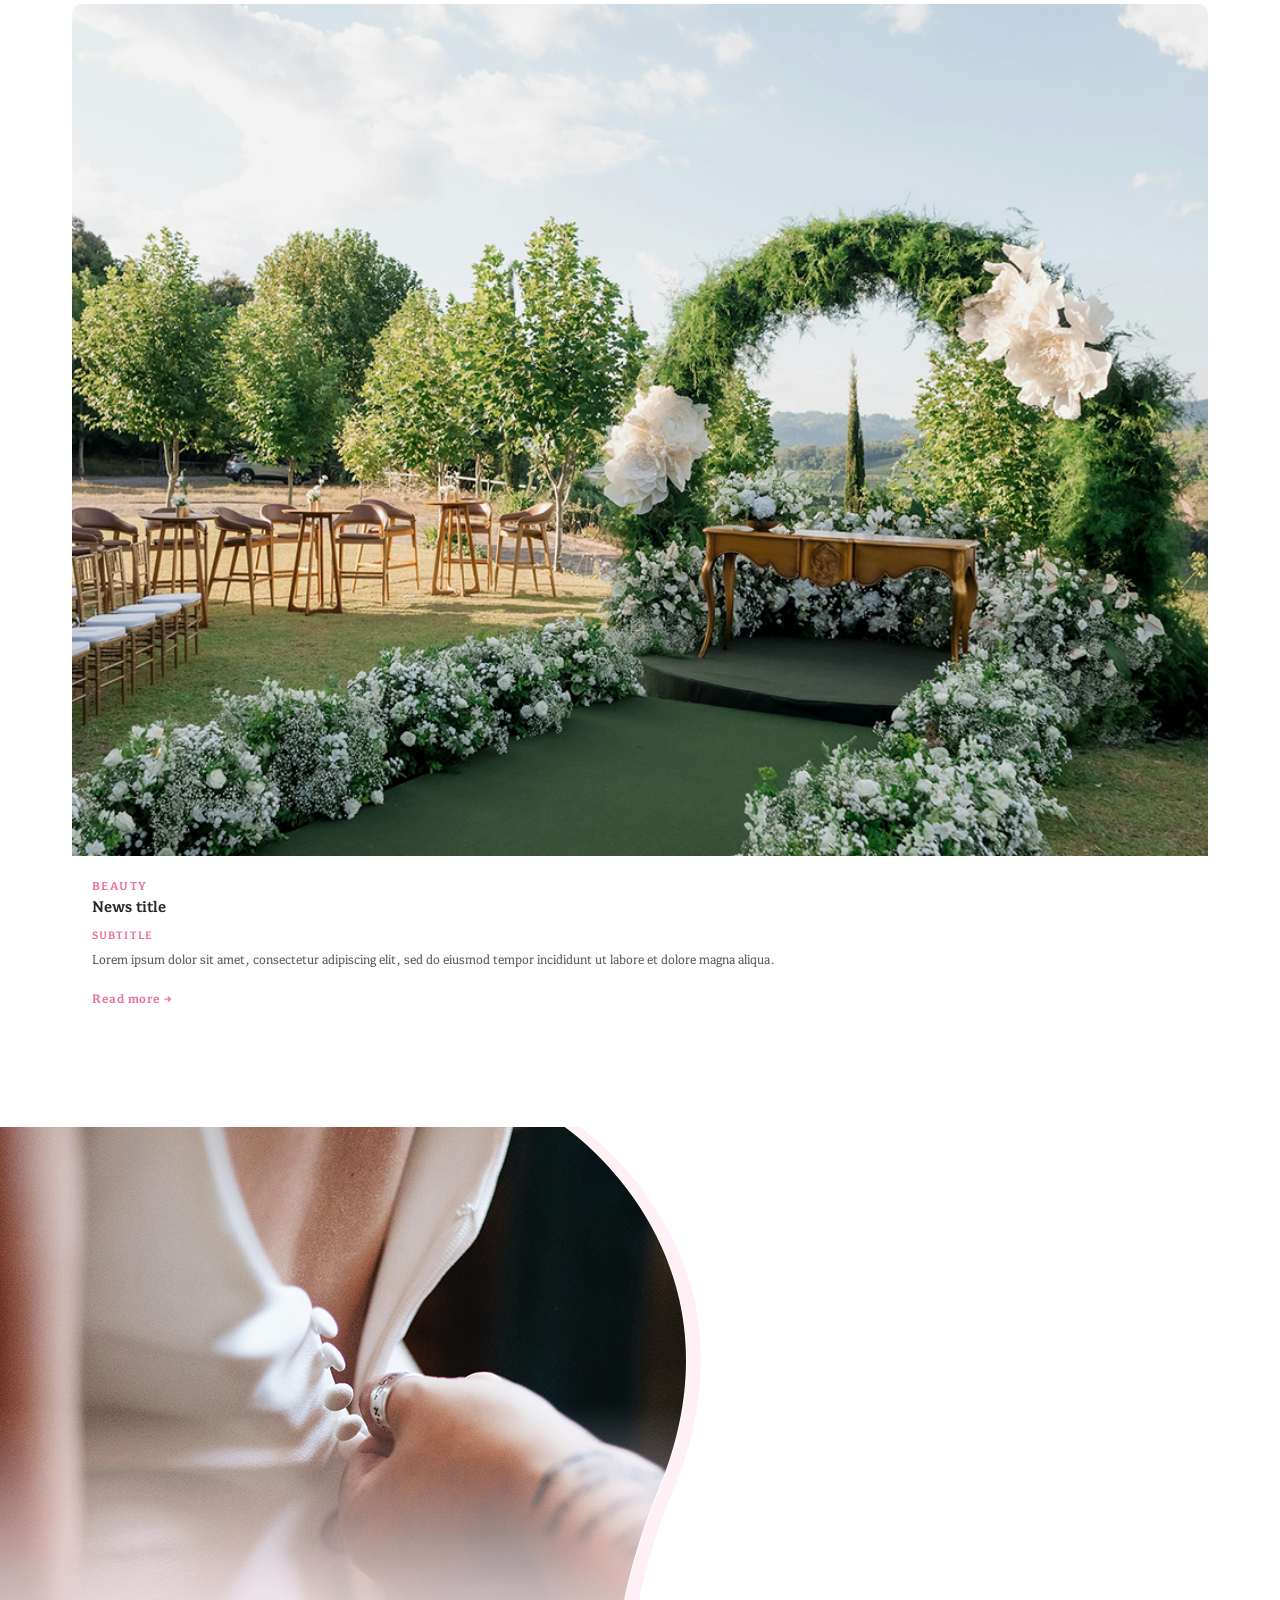
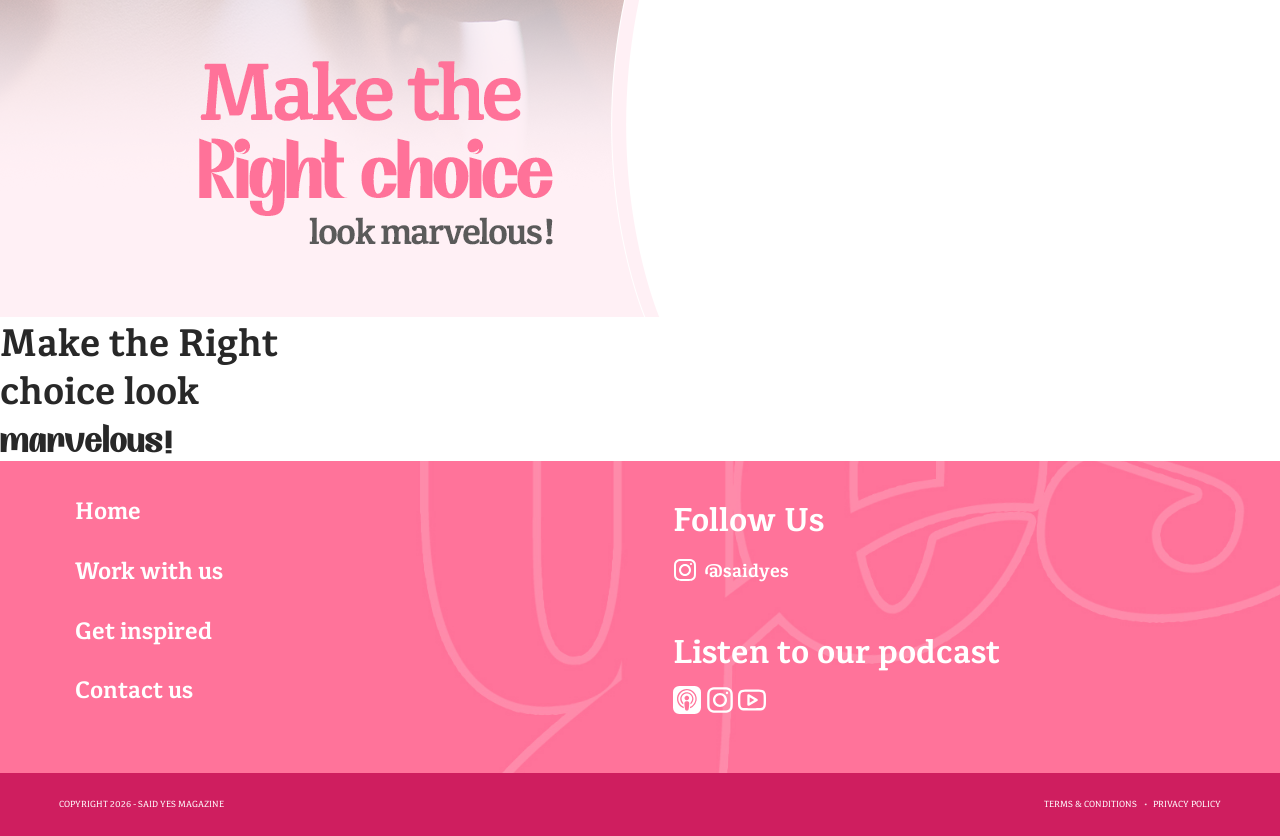
<file: blog.html>
<!DOCTYPE html>
<html lang="en">
<head>
  <meta charset="UTF-8">
  <meta name="viewport" content="width=device-width, initial-scale=1.0">
  <meta name="description" content="Planning & Inspiration — Said Yes Magazine. Wedding ideas, tips and beautiful stories.">
  <title>Planning &amp; Inspiration — Said Yes Magazine</title>
  <link rel="stylesheet" href="css/main.css">
</head>
<body class="planning-page">

  <!-- =====================================================
       HEADER
       ===================================================== -->
  <header class="site-header">

    <div class="header-topbar">
      <div class="container">
        <a href="index.html" class="header-logo" aria-label="Said Yes Magazine — Home">
          <img src="logos/SAID-YES-LOGO_CLEAR.png" alt="Said Yes Magazine">
        </a>
        <div class="header-social">
          <span class="social-label">Follow Us</span>
          <a href="#" class="social-icon-link" aria-label="Instagram" target="_blank" rel="noopener">
            <img src="img/SVG/instagram-svgrepo-com.svg" alt="" width="18" height="18" aria-hidden="true">
          </a>
          <a href="#" class="social-handle" target="_blank" rel="noopener">@saidyes</a>
        </div>
      </div>
    </div>
  </header>


  <!-- =====================================================
       MAIN CONTENT
       ===================================================== -->
  <main id="main-content">

    <!-- ── 1. HERO ──────────────────────────────────────── -->
    <section class="page-hero" aria-label="Planning & Inspiration hero">

      <div class="page-hero__bg">
        <img src="img/02 PLANNING/PLANNING-HERO.jpg" alt="Wedding planning inspiration">
      </div>

      <div class="page-hero__overlay">
        <div class="container">
          <h1 class="page-hero__title">Planning &amp;<br>Inspiration</h1>
        </div>
      </div>

    </section>


    <!-- ── 2. INTRO HEADLINE ─────────────────────────────── -->
    <nav class="site-nav planning-hero-nav" aria-label="Main navigation">
      <div class="container planning-hero-nav__inner">
        <ul class="nav-list planning-hero-nav__list" id="nav-list" role="list">
          <li><a href="index.html" class="planning-hero-nav__link">Home</a></li>
          <li><a href="blog.html" class="planning-hero-nav__link planning-hero-nav__link--active">Planning &amp; Inspiration</a></li>
          <li><a href="podcast.html" class="planning-hero-nav__link">Podcast</a></li>
          <li><a href="marriage.html" class="planning-hero-nav__link">Marriage</a></li>
          <li><a href="about.html" class="planning-hero-nav__link">About us</a></li>
        </ul>
        <button class="nav-toggle planning-hero-nav__toggle" id="nav-toggle"
                aria-label="Toggle navigation" aria-expanded="false"
                aria-controls="nav-list">
          <span></span>
          <span></span>
          <span></span>
        </button>
      </div>
    </nav>

    <section class="section blog-intro">
      <div class="container">
        <h2>Your <em>perfect</em> day starts here!</h2>
      </div>
    </section>


    <!-- ── 3. FEATURED ARTICLE ───────────────────────────── -->
    <section class="section blog-featured">
      <div class="container">

        <article class="blog-featured__card">

          <div class="blog-featured__heading">
            <p class="blog-featured__title">The Ultimate Wedding Planning Checklist:</p>
            <p class="blog-featured__subtitle">From "Yes!" to "I Do"</p>
          </div>

          <div class="blog-featured__img">
            <img src="img/02 PLANNING/IMG-04.jpg" alt="Wedding Planning Checklist">
          </div>

          <div class="blog-featured__info">
            <p class="eyebrow">Featured article</p>
            <h2>The Ultimate Wedding Planning Checklist: From 'Yes' to 'I Do'</h2>
            <p class="card-label">Subtitle</p>
            <p class="card-excerpt">Lorem ipsum dolor sit amet, consectetur adipiscing elit, sed do eiusmod tempor incididunt ut labore et dolore magna aliqua. Ut enim ad minim veniam, quis nostrud exercitation ullamco laboris nisi ut aliquip ex ea commodo consequat. Duis aute irure dolor in reprehenderit in voluptate velit.</p>
            <p class="card-excerpt">Lorem ipsum dolor sit amet, consectetur adipiscing elit, sed do eiusmod tempor incididunt ut labore et dolore magna. Excepteur sint occaecat cupidatat non proident, sunt in culpa qui officia deserunt mollit anim id est laborum.</p>
            <a href="#" class="read-more">Read more →</a>
          </div>

        </article>

      </div>
    </section>


    <!-- ── 4. THREE ARTICLE CARDS ────────────────────────── -->
    <section class="section blog-cards-row">
      <div class="container">
        <div class="blog-cards-row__grid">

          <article class="card">
            <div class="card-img">
              <img src="img/IMG-RANDOM/IMG-01.jpg" alt="Article 02">
            </div>
            <div class="card-body">
              <p class="eyebrow">Article 02</p>
              <h3 class="card-title">News title</h3>
              <p class="card-label">Subtitle</p>
              <p class="card-excerpt">Lorem ipsum dolor sit amet, consectetur adipiscing elit, sed do eiusmod tempor incididunt ut labore et dolore magna aliqua.</p>
              <a href="#" class="read-more">Read more →</a>
            </div>
          </article>

          <article class="card">
            <div class="card-img">
              <img src="img/IMG-RANDOM/IMG-02.jpg" alt="Article 03">
            </div>
            <div class="card-body">
              <p class="eyebrow">Article 03</p>
              <h3 class="card-title">News title</h3>
              <p class="card-label">Subtitle</p>
              <p class="card-excerpt">Lorem ipsum dolor sit amet, consectetur adipiscing elit, sed do eiusmod tempor incididunt ut labore et dolore magna aliqua.</p>
              <a href="#" class="read-more">Read more →</a>
            </div>
          </article>

          <article class="card">
            <div class="card-img">
              <img src="img/02 PLANNING/IMG-04.jpg" alt="Article 04">
            </div>
            <div class="card-body">
              <p class="eyebrow">Article 04</p>
              <h3 class="card-title">News title</h3>
              <p class="card-label">Subtitle</p>
              <p class="card-excerpt">Lorem ipsum dolor sit amet, consectetur adipiscing elit, sed do eiusmod tempor incididunt ut labore et dolore magna aliqua.</p>
              <a href="#" class="read-more">Read more →</a>
            </div>
          </article>

        </div>
      </div>
    </section>


    <!-- ── 5. DECORATION IDEAS BANNER ───────────────────── -->
    <section class="deco-banner" aria-label="Decoration ideas">

      <div class="deco-banner__img">
        <img src="img/02 PLANNING/DECOR-BANNER.jpg" alt="Wedding decoration">
      </div>

    </section>


    <!-- ── 6. WEDDING DECOR ARTICLE + SIDE ───────────────── -->
    <section class="section decor-feature">
      <div class="container">
        <div class="decor-feature__grid">

          <!-- Main large article -->
          <article class="decor-feature__main">
            <div class="card-img">
              <img src="img/IMG-RANDOM/IMG-05.jpg" alt="Wedding Decor Styles">
            </div>
            <div class="card-body">
              <p class="eyebrow">Decoration</p>
              <h2 class="card-title">Wedding Decor: 3 Stunning Styles to Transform Your Venue</h2>
              <p class="card-label">Subtitle</p>
              <p class="card-excerpt">Lorem ipsum dolor sit amet, consectetur adipiscing elit, sed do eiusmod tempor incididunt ut labore et dolore magna aliqua. Ut enim ad minim veniam, quis nostrud exercitation ullamco laboris nisi ut aliquip.</p>
              <a href="#" class="read-more">Read more →</a>
            </div>
          </article>

          <!-- Side articles -->
          <div class="decor-feature__side">

            <article class="featured-side-card">
              <div class="featured-side-card__img">
                <img src="img/02 PLANNING/IMG-06.jpg" alt="Style 02">
              </div>
              <div class="card-body">
                <p class="eyebrow">Style 02</p>
                <p class="card-label">Subtitle</p>
                <p class="card-excerpt">Lorem ipsum dolor sit amet consectetur adipiscing elit sed do eiusmod tempor.</p>
                <a href="#" class="read-more">Read more →</a>
              </div>
            </article>

            <article class="featured-side-card">
              <div class="featured-side-card__img">
                <img src="img/IMG-RANDOM/IMG-01.jpg" alt="Style 04">
              </div>
              <div class="card-body">
                <p class="eyebrow">Style 04</p>
                <p class="card-label">Subtitle</p>
                <p class="card-excerpt">Lorem ipsum dolor sit amet consectetur adipiscing elit sed do eiusmod tempor.</p>
                <a href="#" class="read-more">Read more →</a>
              </div>
            </article>

          </div>

        </div>
      </div>
    </section>


    <!-- ── 7. DRESS & BEAUTY CARDS ───────────────────────── -->
    <section class="section dress-beauty">
      <div class="container">
        <div class="dress-beauty__grid">

          <article class="card">
            <div class="card-img">
              <img src="img/02 PLANNING/DRESS-BANNER.png" alt="Dress article">
            </div>
            <div class="card-body">
              <p class="eyebrow">Dress</p>
              <h3 class="card-title">News title</h3>
              <p class="card-label">Subtitle</p>
              <p class="card-excerpt">Lorem ipsum dolor sit amet, consectetur adipiscing elit, sed do eiusmod tempor incididunt ut labore et dolore magna aliqua.</p>
              <a href="#" class="read-more">Read more →</a>
            </div>
          </article>

          <article class="card">
            <div class="card-img">
              <img src="img/IMG-RANDOM/IMG-02.jpg" alt="Beauty article">
            </div>
            <div class="card-body">
              <p class="eyebrow">Beauty</p>
              <h3 class="card-title">News title</h3>
              <p class="card-label">Subtitle</p>
              <p class="card-excerpt">Lorem ipsum dolor sit amet, consectetur adipiscing elit, sed do eiusmod tempor incididunt ut labore et dolore magna aliqua.</p>
              <a href="#" class="read-more">Read more →</a>
            </div>
          </article>

        </div>
      </div>
    </section>


    <!-- ── 8. MAKE THE RIGHT CHOICE BANNER ──────────────── -->
    <section class="choice-banner" aria-label="Make the right choice">

      <div class="choice-banner__img">
        <img src="img/02 PLANNING/DRESS-BANNER.png" alt="Bride looking marvelous">
      </div>

      <div class="choice-banner__text">
        <h2>Make the Right<br>choice look<br><span class="display">marvelous!</span></h2>
      </div>

    </section>

  </main>


  <!-- =====================================================
       FOOTER
       ===================================================== -->
  <footer class="site-footer" aria-label="Site footer">
    <div class="container">
      <div class="footer-inner">
        <div class="footer-left">
          <ul class="footer-links" role="list">
            <li><a href="index.html">Home</a></li>
            <li><a href="#">Work with us</a></li>
            <li><a href="#">Get inspired</a></li>
            <li><a href="#">Contact us</a></li>
          </ul>
        </div>

        <div class="footer-right">
          <div class="footer-follow">
            <p class="footer-follow__title">Follow Us</p>
            <a href="#" class="footer-follow__handle" target="_blank" rel="noopener">
              <img src="img/SVG/instagram-svgrepo-com.svg" alt="" width="24" height="24" aria-hidden="true">
              <span>@saidyes</span>
            </a>
          </div>

          <div class="footer-podcast">
            <p class="footer-podcast__title">Listen to our podcast</p>
            <div class="footer-podcast__icons">
              <a href="#" aria-label="Apple Podcasts" target="_blank" rel="noopener">
                <img src="img/SVG/applepodcasts.svg" alt="" width="28" height="28" aria-hidden="true">
              </a>
              <a href="#" aria-label="Instagram" target="_blank" rel="noopener">
                <img src="img/SVG/instagram-svgrepo-com.svg" alt="" width="28" height="28" aria-hidden="true">
              </a>
              <a href="#" aria-label="YouTube" target="_blank" rel="noopener">
                <img src="img/SVG/youtube-svgrepo-com.svg" alt="" width="28" height="28" aria-hidden="true">
              </a>
            </div>
          </div>
        </div>
      </div>
    </div>

    <div class="footer-bottom">
      <div class="container">
        <p>Copyright 2026 - Said Yes Magazine</p>
        <nav class="footer-bottom-links" aria-label="Footer legal links">
          <a href="#">Terms &amp; conditions</a>
          <span class="footer-bottom-separator" aria-hidden="true">•</span>
          <a href="#">Privacy policy</a>
        </nav>
      </div>
    </div>
  </footer>

  <script src="js/main.js"></script>
</body>
</html>
</file>
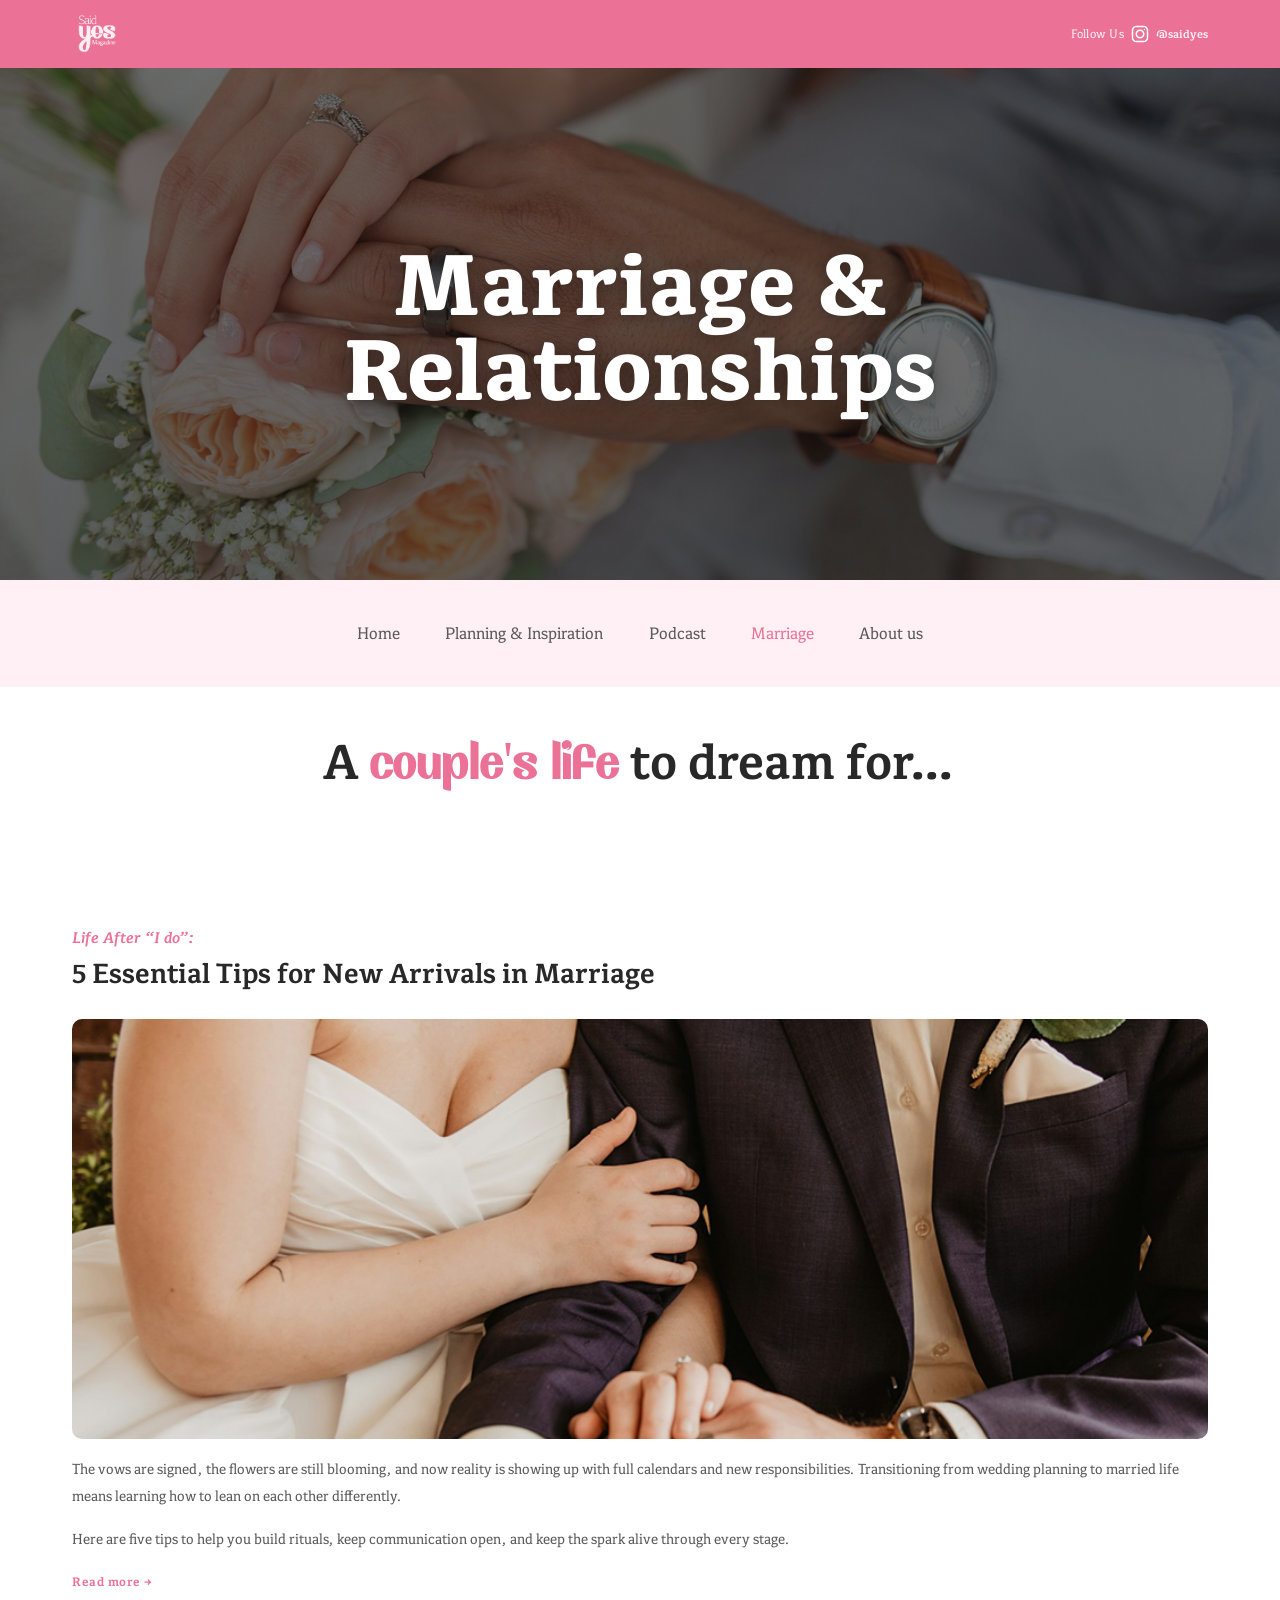
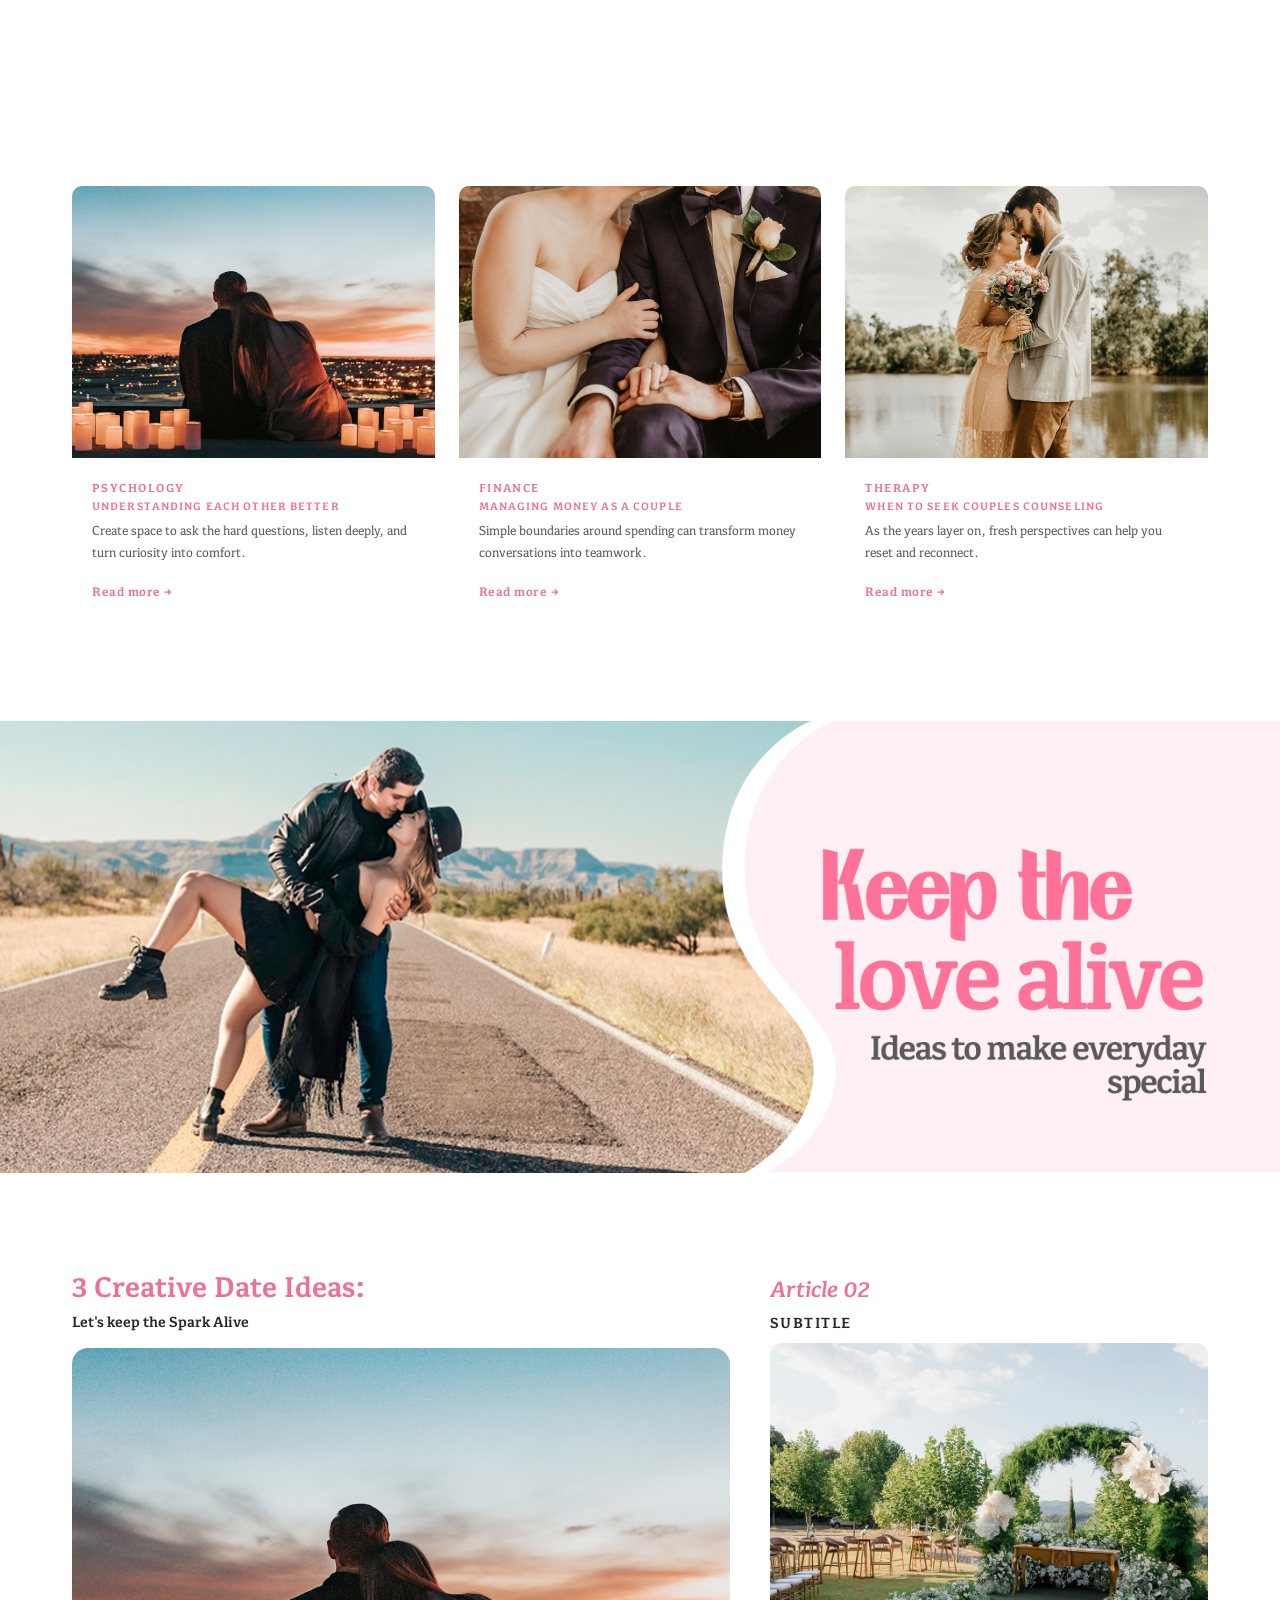
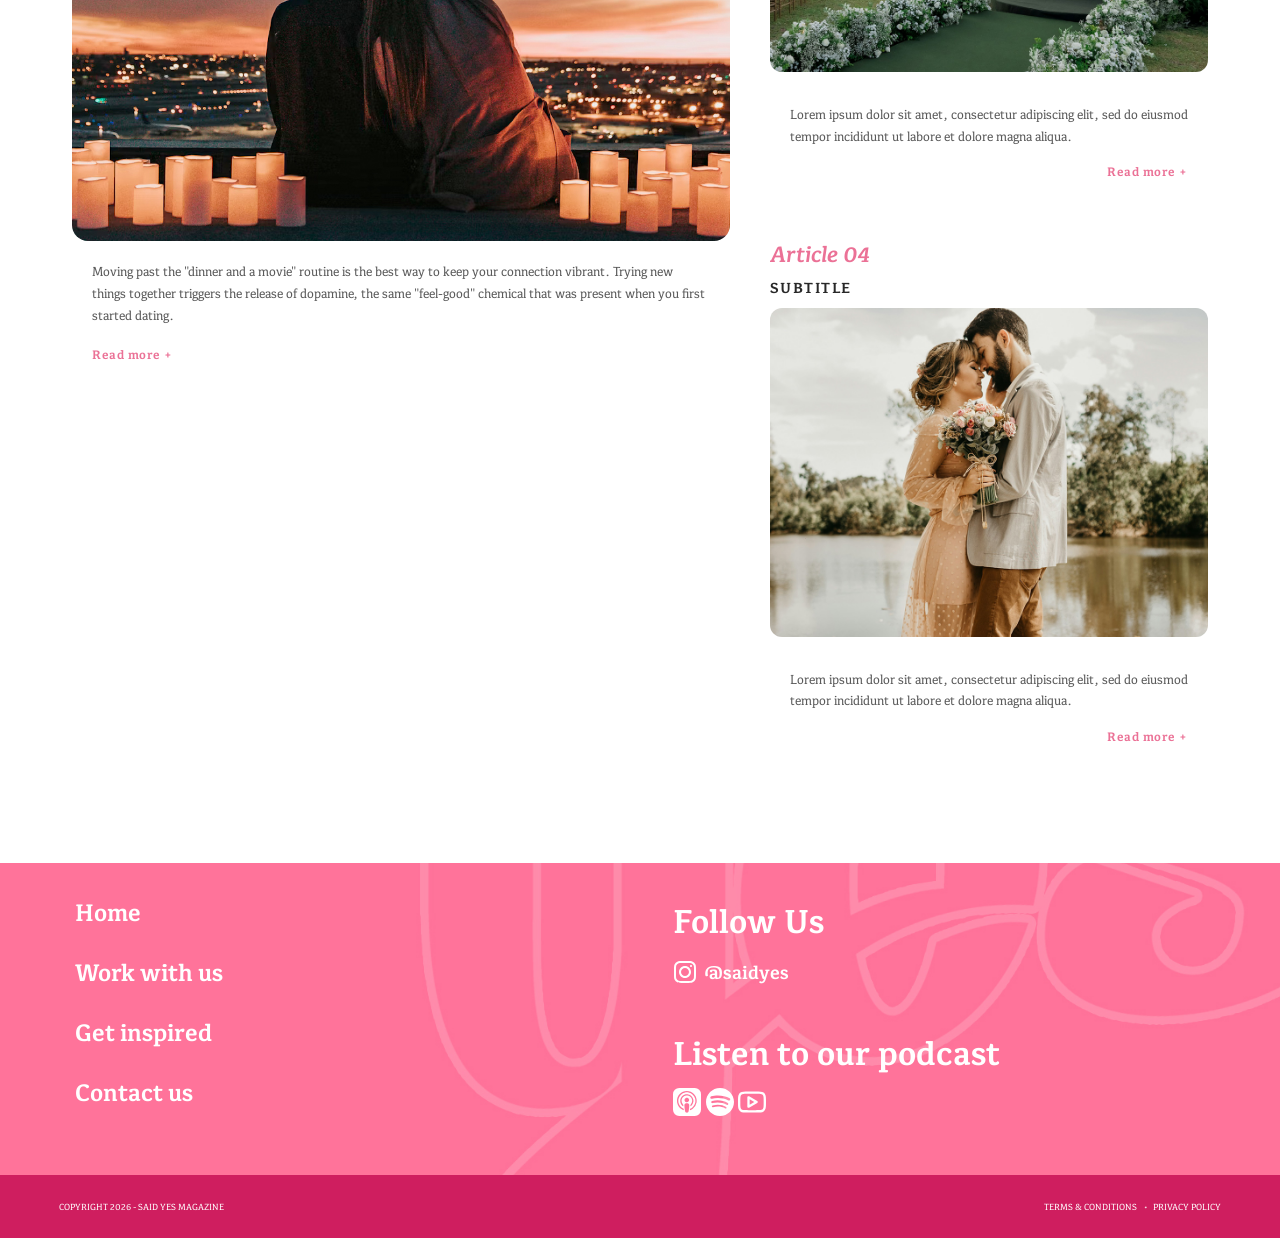
<file: marriage.html>
<!DOCTYPE html>
<html lang="en">
<head>
  <meta charset="UTF-8">
  <meta name="viewport" content="width=device-width, initial-scale=1.0">
  <meta name="description" content="Marriage & Relationships — Said Yes Magazine. A couple's life to dream for.">
  <title>Marriage — Said Yes Magazine</title>
  <link rel="stylesheet" href="css/main.css">
</head>
<body class="marriage-page">

  <!-- =====================================================
       HEADER
       ===================================================== -->
  <header class="site-header">
    <div class="header-topbar">
      <div class="container">
        <a href="index.html" class="header-logo" aria-label="Said Yes Magazine home">
          <img src="logos/SAID-YES-LOGO_CLEAR.png" alt="Said Yes Magazine">
        </a>
        <div class="header-social">
          <span class="social-label">Follow Us</span>
          <a href="#" class="social-icon-link" aria-label="Instagram" target="_blank" rel="noopener">
            <img src="img/SVG/instagram-svgrepo-com.svg" alt="" width="18" height="18" aria-hidden="true">
          </a>
          <a href="#" class="social-handle" target="_blank" rel="noopener">@saidyes</a>
        </div>
      </div>
    </div>
  </header>

  <main id="main-content">

    <!-- HERO -->
    <section class="page-hero marriage-page-hero" aria-label="Marriage & Relationships hero">
      <div class="page-hero__bg">
        <img src="img/04 MARRIAGE/MARRIAGE-HERO.jpg" alt="Wedding couple">
      </div>
      <div class="page-hero__overlay">
        <div class="container">
          <h1 class="page-hero__title">Marriage &amp;<br>Relationships</h1>
        </div>
      </div>
    </section>

    <nav class="home-hero-nav" aria-label="Main navigation">
      <div class="container">
        <ul class="nav-list" id="nav-list" role="list">
          <li><a href="index.html">Home</a></li>
          <li><a href="planning.html">Planning &amp; Inspiration</a></li>
          <li><a href="podcast.html">Podcast</a></li>
          <li><a href="marriage.html" class="active">Marriage</a></li>
          <li><a href="about.html">About us</a></li>
        </ul>
        <button class="nav-toggle" id="nav-toggle"
                aria-label="Toggle navigation" aria-expanded="false"
                aria-controls="nav-list">
          <span></span>
          <span></span>
          <span></span>
        </button>
      </div>
    </nav>

    <section class="section blog-intro">
      <div class="container">
        <p class="blog-intro__title">A <span class="blog-intro__accent">couple's life</span> to dream for...</p>
      </div>
    </section>

    <section class="section marriage-featured" aria-label="Featured marriage story">
      <div class="container">
        <article class="marriage-featured__article">
          <p class="marriage-featured__label">Life After “I do”:</p>
          <h2 class="marriage-featured__title">5 Essential Tips for New Arrivals in Marriage</h2>
          <div class="marriage-featured__img">
            <img src="img/04 MARRIAGE/IMG-03.jpg" alt="Newlywed couple">
          </div>
          <p class="marriage-featured__excerpt">The vows are signed, the flowers are still blooming, and now reality is showing up with full calendars and new responsibilities. Transitioning from wedding planning to married life means learning how to lean on each other differently.</p>
          <p class="marriage-featured__excerpt">Here are five tips to help you build rituals, keep communication open, and keep the spark alive through every stage.</p>
          <a href="#" class="read-more">Read more →</a>
        </article>
      </div>
    </section>

    <section class="section marriage-articles" aria-label="Marriage articles">
      <div class="container">
        <div class="marriage-articles-row">
          <article class="card">
            <div class="card-img">
              <img src="img/04 MARRIAGE/IMG-07.jpg" alt="Understanding each other better">
            </div>
            <div class="card-body">
              <p class="eyebrow">Psychology</p>
              <p class="card-label">Understanding Each Other Better</p>
              <p class="card-excerpt">Create space to ask the hard questions, listen deeply, and turn curiosity into comfort.</p>
              <a href="#" class="read-more">Read more →</a>
            </div>
          </article>
          <article class="card">
            <div class="card-img">
              <img src="img/04 MARRIAGE/IMG-03.jpg" alt="Managing money as a couple">
            </div>
            <div class="card-body">
              <p class="eyebrow">Finance</p>
              <p class="card-label">Managing Money as a Couple</p>
              <p class="card-excerpt">Simple boundaries around spending can transform money conversations into teamwork.</p>
              <a href="#" class="read-more">Read more →</a>
            </div>
          </article>
          <article class="card">
            <div class="card-img">
              <img src="img/IMG-RANDOM/IMG-05.jpg" alt="Couples counseling">
            </div>
            <div class="card-body">
              <p class="eyebrow">Therapy</p>
              <p class="card-label">When to Seek Couples Counseling</p>
              <p class="card-excerpt">As the years layer on, fresh perspectives can help you reset and reconnect.</p>
              <a href="#" class="read-more">Read more →</a>
            </div>
          </article>
        </div>
      </div>
    </section>

    <section class="love-alive" aria-label="Keep the love alive">
      <div class="love-alive__img">
        <img src="img/04 MARRIAGE/LOVE-BANNER.jpg" alt="Couple holding hands at sunset">
      </div>
  
    </section>

    <section class="section date-ideas" aria-label="Date ideas">
      <div class="container">
        <div class="date-ideas__grid">

          <div class="date-ideas__left">
            <div class="date-ideas__heading">
              <h3>3 Creative Date Ideas:</h3>
              <p>Let's keep the Spark Alive</p>
            </div>
            <article class="card date-ideas__main">
              <div class="card-img">
                <img src="img/04 MARRIAGE/IMG-07.jpg" alt="Creative date idea">
              </div>
              <div class="card-body">
                <p class="card-excerpt">Moving past the "dinner and a movie" routine is the best way to keep your connection vibrant. Trying new things together triggers the release of dopamine, the same "feel-good" chemical that was present when you first started dating.</p>
                <a href="#" class="read-more">Read more +</a>
              </div>
            </article>
          </div>

          <div class="date-ideas__side">
            <article class="card date-ideas__side-card">
              <div class="date-ideas__side-header">
                <p class="eyebrow">Article 02</p>
                <p class="card-label">Subtitle</p>
              </div>
              <div class="card-img">
                <img src="img/IMG-RANDOM/IMG-02.jpg" alt="Article 02">
              </div>
              <div class="card-body">
                <p class="card-excerpt">Lorem ipsum dolor sit amet, consectetur adipiscing elit, sed do eiusmod tempor incididunt ut labore et dolore magna aliqua.</p>
                <a href="#" class="read-more">Read more +</a>
              </div>
            </article>
            <article class="card date-ideas__side-card">
              <div class="date-ideas__side-header">
                <p class="eyebrow">Article 04</p>
                <p class="card-label">Subtitle</p>
              </div>
              <div class="card-img">
                <img src="img/IMG-RANDOM/IMG-05.jpg" alt="Article 04">
              </div>
              <div class="card-body">
                <p class="card-excerpt">Lorem ipsum dolor sit amet, consectetur adipiscing elit, sed do eiusmod tempor incididunt ut labore et dolore magna aliqua.</p>
                <a href="#" class="read-more">Read more +</a>
              </div>
            </article>
          </div>

        </div>
      </div>
    </section>

  </main>

  <footer class="site-footer" aria-label="Site footer">
    <div class="container">
      <div class="footer-inner">
        <div class="footer-left">
          <ul class="footer-links" role="list">
            <li><a href="index.html">Home</a></li>
            <li><a href="#">Work with us</a></li>
            <li><a href="#">Get inspired</a></li>
            <li><a href="#">Contact us</a></li>
          </ul>
        </div>

        <div class="footer-right">
          <div class="footer-follow">
            <p class="footer-follow__title">Follow Us</p>
            <a href="#" class="footer-follow__handle" target="_blank" rel="noopener">
              <img src="img/SVG/instagram-svgrepo-com.svg" alt="" width="24" height="24" aria-hidden="true">
              <span>@saidyes</span>
            </a>
          </div>

          <div class="footer-podcast">
            <p class="footer-podcast__title">Listen to our podcast</p>
            <div class="footer-podcast__icons">
              <a href="#" aria-label="Apple Podcasts" target="_blank" rel="noopener">
                <img src="img/SVG/applepodcasts.svg" alt="" width="28" height="28" aria-hidden="true">
              </a>
              <a href="#" aria-label="Spotify" target="_blank" rel="noopener">
                <img src="img/SVG/spotify.svg" alt="" width="28" height="28" aria-hidden="true">
              </a>
              <a href="#" aria-label="YouTube" target="_blank" rel="noopener">
                <img src="img/SVG/youtube-svgrepo-com.svg" alt="" width="28" height="28" aria-hidden="true">
              </a>
            </div>
          </div>
        </div>
      </div>
    </div>

    <div class="footer-bottom">
      <div class="container">
        <p>Copyright <span id="footer-year"></span> - Said Yes Magazine</p>
        <nav class="footer-bottom-links" aria-label="Footer legal links">
          <a href="#">Terms &amp; conditions</a>
          <span class="footer-bottom-separator" aria-hidden="true">•</span>
          <a href="#">Privacy policy</a>
        </nav>
      </div>
    </div>
  </footer>

  <script src="js/main.js"></script>
</body>
</html>
</file>
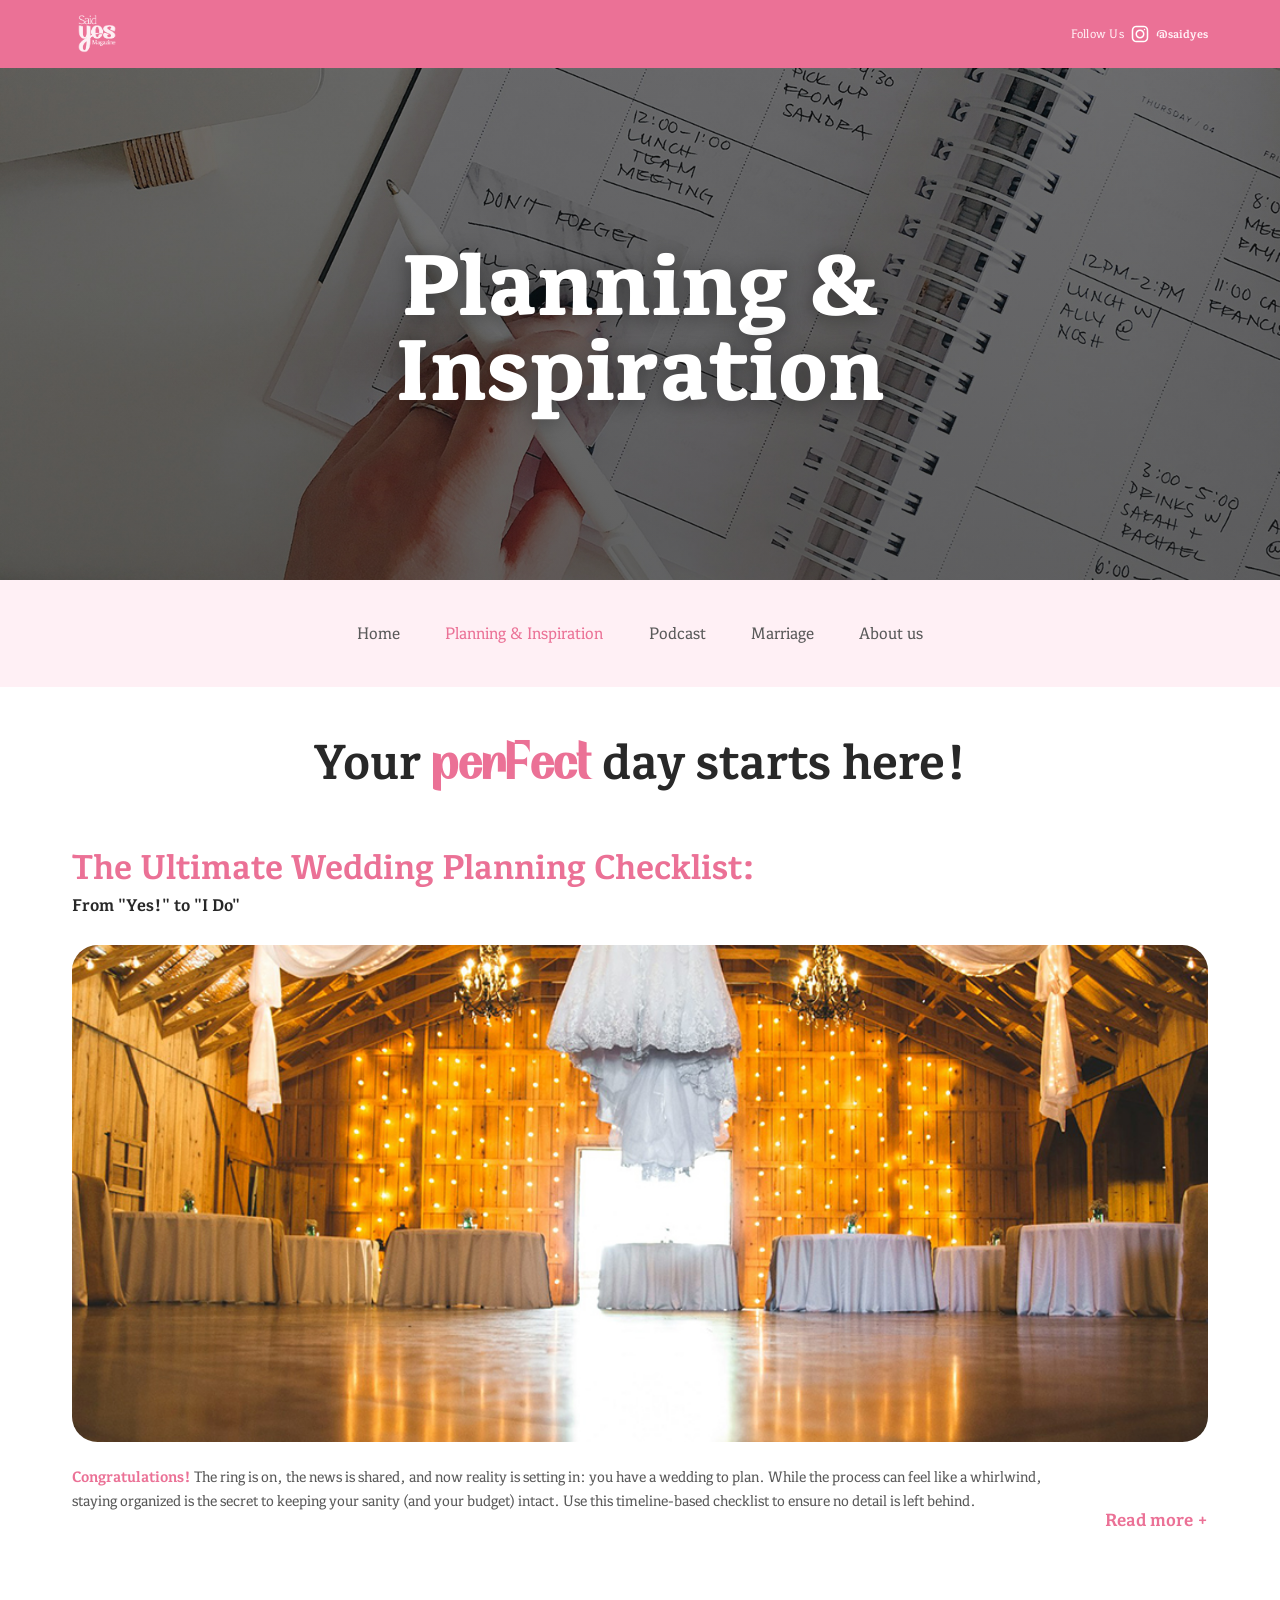
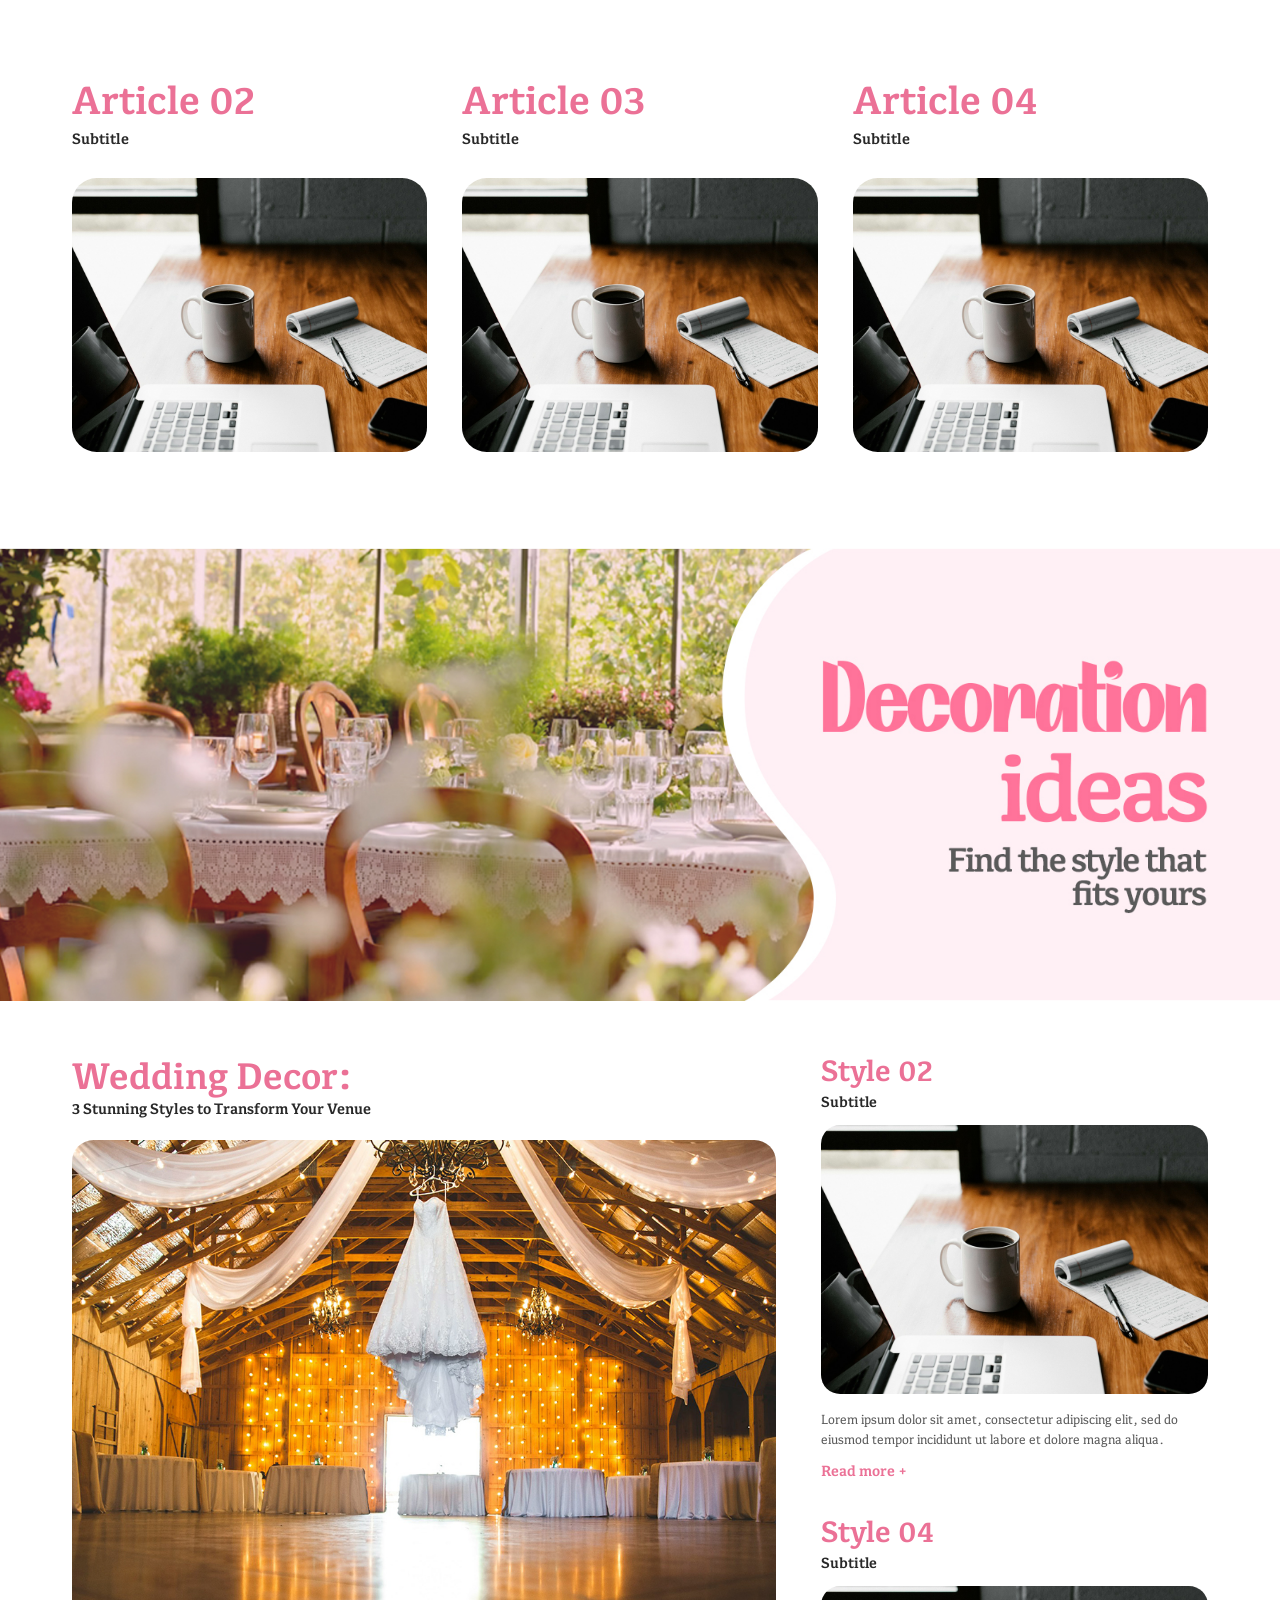
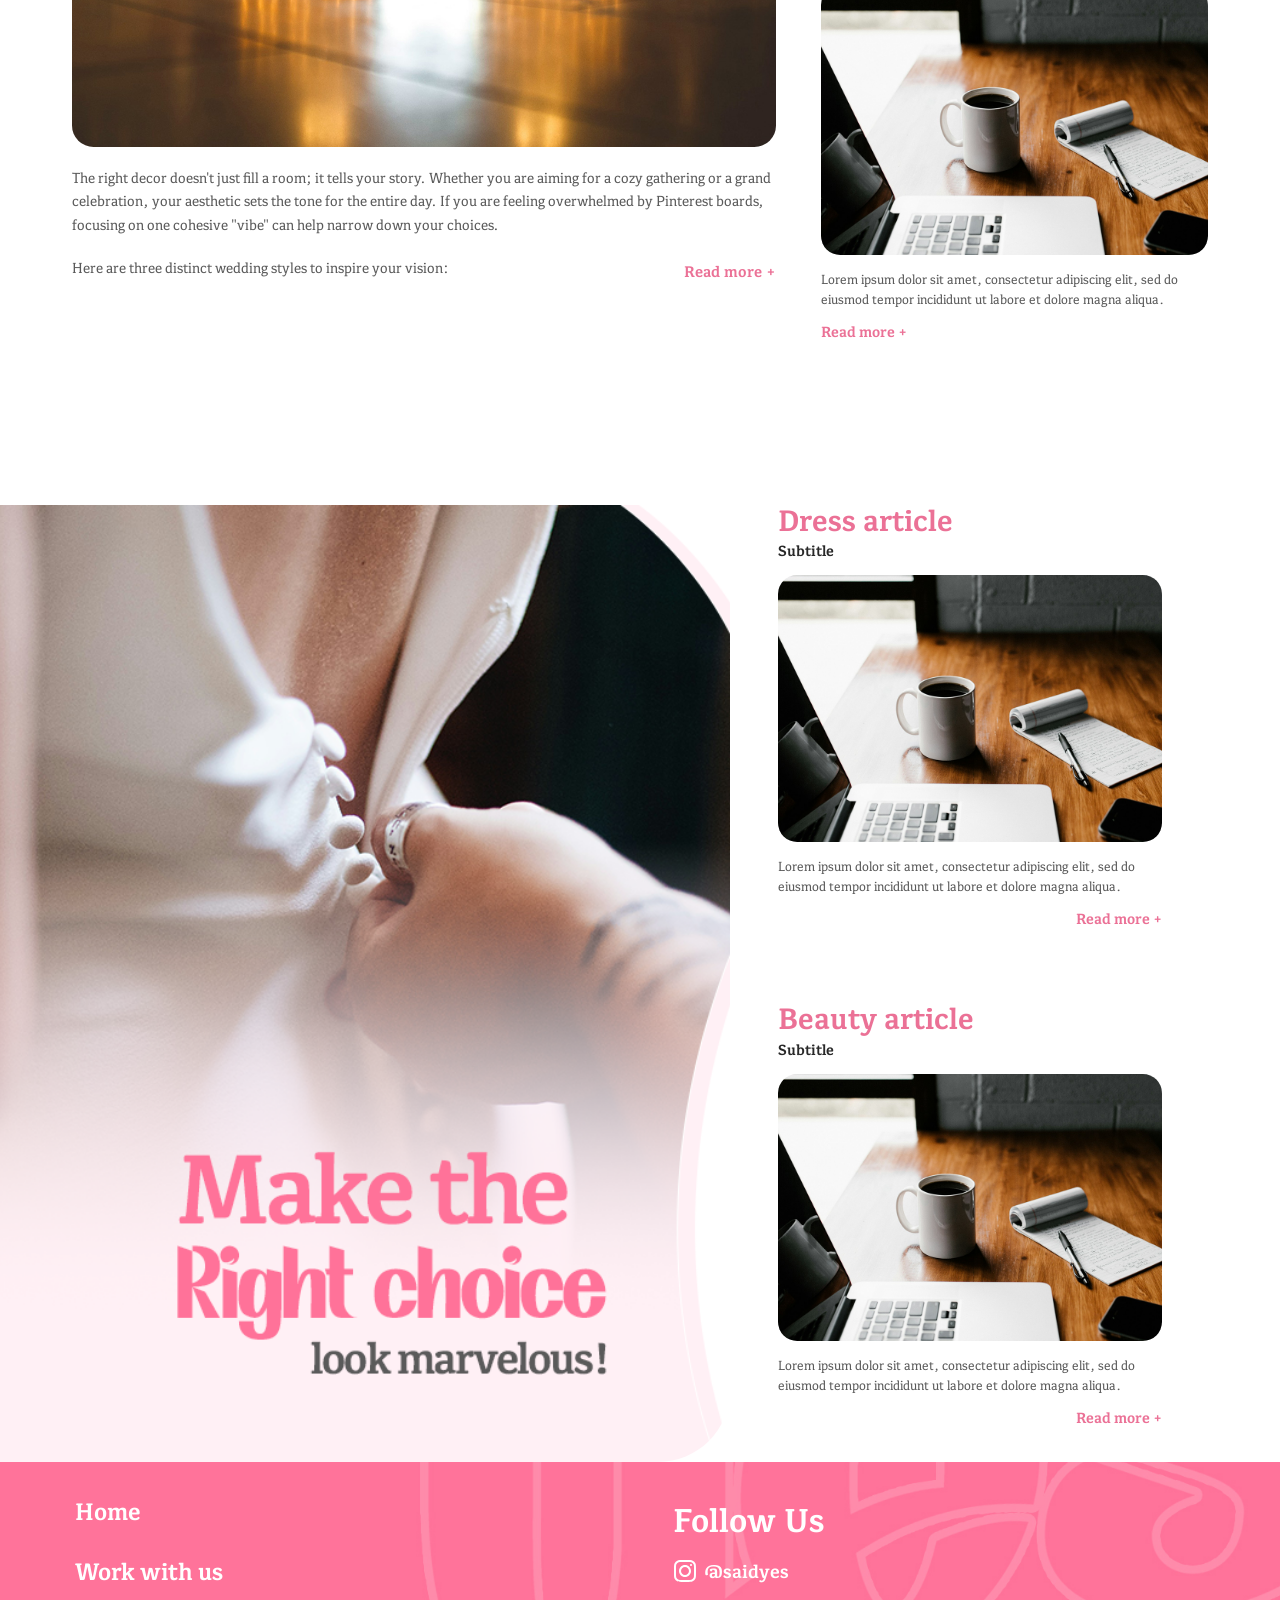
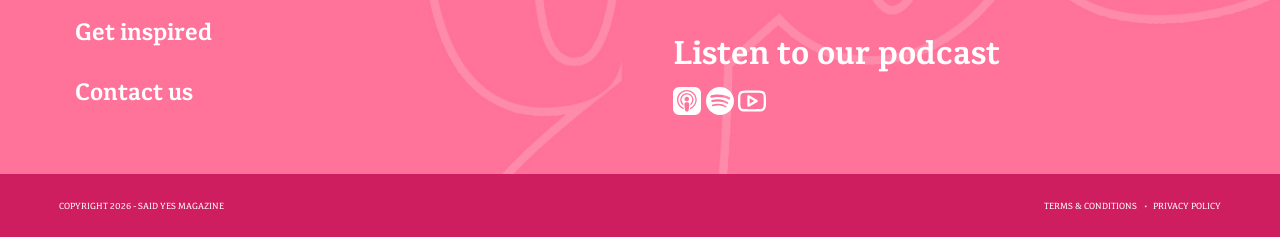
<file: planning.html>
<!DOCTYPE html>
<html lang="en">
<head>
  <meta charset="UTF-8">
  <meta name="viewport" content="width=device-width, initial-scale=1.0">
  <meta name="description" content="Planning & Inspiration — Said Yes Magazine. Wedding ideas, tips and beautiful stories.">
  <title>Planning &amp; Inspiration — Said Yes Magazine</title>
  <link rel="stylesheet" href="css/main.css">
</head>
<body class="planning-page">

  <!-- =====================================================
       HEADER
       ===================================================== -->
  <header class="site-header">

    <div class="header-topbar">
      <div class="container">
        <a href="index.html" class="header-logo" aria-label="Said Yes Magazine — Home">
          <img src="logos/SAID-YES-LOGO_CLEAR.png" alt="Said Yes Magazine">
        </a>
        <div class="header-social">
          <span class="social-label">Follow Us</span>
          <a href="#" class="social-icon-link" aria-label="Instagram" target="_blank" rel="noopener">
            <img src="img/SVG/instagram-svgrepo-com.svg" alt="" width="18" height="18" aria-hidden="true">
          </a>
          <a href="#" class="social-handle" target="_blank" rel="noopener">@saidyes</a>
        </div>
      </div>
    </div>
  </header>


  <!-- =====================================================
       MAIN CONTENT
       ===================================================== -->
  <main id="main-content">

    <!-- ── 1. HERO ──────────────────────────────────────── -->
    <section class="page-hero planning-page-hero" aria-label="Planning & Inspiration hero">

      <div class="page-hero__bg">
        <img src="img/02 PLANNING/PLANNING-HERO.jpg" alt="Wedding planning inspiration">
      </div>

      <div class="page-hero__overlay">
        <div class="container">
          <h1 class="page-hero__title">Planning &amp;<br>Inspiration</h1>
        </div>
      </div>

    </section>


    <!-- ── 2. INTRO HEADLINE ─────────────────────────────── -->
    <nav class="site-nav home-hero-nav" aria-label="Main navigation">
      <div class="container">
        <ul class="nav-list" id="nav-list" role="list">
          <li><a href="index.html">Home</a></li>
          <li><a href="planning.html" class="active">Planning &amp; Inspiration</a></li>
          <li><a href="podcast.html">Podcast</a></li>
          <li><a href="marriage.html">Marriage</a></li>
          <li><a href="about.html">About us</a></li>
        </ul>
        <button class="nav-toggle" id="nav-toggle"
                aria-label="Toggle navigation" aria-expanded="false"
                aria-controls="nav-list">
          <span></span>
          <span></span>
          <span></span>
        </button>
      </div>
    </nav>

    <section class="section blog-intro">
      <div class="container">
        <p class="blog-intro__title">Your <span class="blog-intro__accent">perFect</span> day starts here!</p>
      </div>
    </section>


    <!-- ── 3. FEATURED ARTICLE ───────────────────────────── -->
    <section class="section blog-featured">
      <div class="container">

        <article class="blog-featured__card">

          <div class="blog-featured__heading">
            <p class="blog-featured__title">The Ultimate Wedding Planning Checklist:</p>
            <p class="blog-featured__subtitle">From "Yes!" to "I Do"</p>
          </div>

          <div class="blog-featured__img">
            <img src="img/02 PLANNING/IMG-04.jpg" alt="Wedding Planning Checklist">
          </div>

          <div class="blog-featured__footer">
            <p class="blog-featured__excerpt"><span class="blog-featured__excerpt-accent">Congratulations!</span> The ring is on, the news is shared, and now reality is setting in: you have a wedding to plan. While the process can feel like a whirlwind, staying organized is the secret to keeping your sanity (and your budget) intact. Use this timeline-based checklist to ensure no detail is left behind.</p>
            <a href="#" class="blog-featured__link">Read more +</a>
          </div>

        </article>

      </div>
    </section>


    <!-- ── 4. THREE ARTICLE CARDS ────────────────────────── -->
    <section class="section blog-cards-row">
      <div class="container">
        <div class="blog-cards-row__grid">

          <article class="planning-card">
            <p class="planning-card__title">Article 02</p>
            <p class="planning-card__subtitle">Subtitle</p>
            <div class="planning-card__img">
              <img src="img/02 PLANNING/IMG-06.jpg" alt="Article 02">
            </div>
          </article>

          <article class="planning-card">
            <p class="planning-card__title">Article 03</p>
            <p class="planning-card__subtitle">Subtitle</p>
            <div class="planning-card__img">
              <img src="img/02 PLANNING/IMG-06.jpg" alt="Article 03">
            </div>
          </article>

          <article class="planning-card">
            <p class="planning-card__title">Article 04</p>
            <p class="planning-card__subtitle">Subtitle</p>
            <div class="planning-card__img">
              <img src="img/02 PLANNING/IMG-06.jpg" alt="Article 04">
            </div>
          </article>

        </div>
      </div>
    </section>


    <!-- ── 5. DECORATION IDEAS BANNER ───────────────────── -->
    <section class="deco-banner" aria-label="Decoration ideas">

      <div class="deco-banner__img">
        <img src="img/02 PLANNING/DECOR-BANNER.jpg" alt="Wedding decoration">
      </div>

    </section>


    <!-- ── 6. WEDDING DECOR ARTICLE + SIDE ───────────────── -->
    <section class="section decor-feature">
      <div class="container">
        <div class="decor-feature__grid">

          <article class="decor-feature__main">
            <div class="decor-feature__main-heading">
              <p class="decor-feature__main-title">Wedding Decor:</p>
              <p class="decor-feature__main-subtitle">3 Stunning Styles to Transform Your Venue</p>
            </div>
            <div class="decor-feature__main-img">
              <img src="img/02 PLANNING/IMG-04.jpg" alt="Wedding Decor Styles">
            </div>
            <div class="decor-feature__main-body">
              <p class="decor-feature__main-text">The right decor doesn't just fill a room; it tells your story. Whether you are aiming for a cozy gathering or a grand celebration, your aesthetic sets the tone for the entire day. If you are feeling overwhelmed by Pinterest boards, focusing on one cohesive "vibe" can help narrow down your choices.</p>
              <div class="decor-feature__main-footer">
                <p class="decor-feature__main-text">Here are three distinct wedding styles to inspire your vision:</p>
                <a href="#" class="decor-feature__main-link">Read more +</a>
              </div>
            </div>
          </article>

          <div class="decor-feature__side">

            <article class="decor-side-card">
              <p class="decor-side-card__title">Style 02</p>
              <p class="decor-side-card__subtitle">Subtitle</p>
              <div class="decor-side-card__img">
                <img src="img/02 PLANNING/IMG-06.jpg" alt="Style 02">
              </div>
              <p class="decor-side-card__text">Lorem ipsum dolor sit amet, consectetur adipiscing elit, sed do eiusmod tempor incididunt ut labore et dolore magna aliqua.</p>
              <a href="#" class="decor-side-card__link">Read more +</a>
            </article>

            <article class="decor-side-card">
              <p class="decor-side-card__title">Style 04</p>
              <p class="decor-side-card__subtitle">Subtitle</p>
              <div class="decor-side-card__img">
                <img src="img/02 PLANNING/IMG-06.jpg" alt="Style 04">
              </div>
              <p class="decor-side-card__text">Lorem ipsum dolor sit amet, consectetur adipiscing elit, sed do eiusmod tempor incididunt ut labore et dolore magna aliqua.</p>
              <a href="#" class="decor-side-card__link">Read more +</a>
            </article>

          </div>

        </div>
      </div>
    </section>


    <!-- ── 7. DRESS & BEAUTY CARDS ───────────────────────── -->
    <section class="section planning-choice" id="section-planning">
      <div class="planning-choice__grid">

        <section class="planning-choice__banner" aria-label="Make the right choice">
          <div class="planning-choice__banner-img">
            <img src="img/02 PLANNING/DRESS-BANNER.png" alt="Bride looking marvelous">
          </div>
          <div class="planning-choice__banner-copy">
            <!-- <p class="planning-choice__banner-title">Make the Right choice</p>
            <p class="planning-choice__banner-subtitle">look marvelous!</p> -->
          </div>
        </section>

        <div class="planning-choice__side">
          <article class="choice-side-card">
            <p class="choice-side-card__title">Dress article</p>
            <p class="choice-side-card__subtitle">Subtitle</p>
            <div class="choice-side-card__img">
              <img src="img/02 PLANNING/IMG-06.jpg" alt="Dress article">
            </div>
            <p class="choice-side-card__text">Lorem ipsum dolor sit amet, consectetur adipiscing elit, sed do eiusmod tempor incididunt ut labore et dolore magna aliqua.</p>
            <a href="#" class="choice-side-card__link">Read more +</a>
          </article>

          <article class="choice-side-card">
            <p class="choice-side-card__title">Beauty article</p>
            <p class="choice-side-card__subtitle">Subtitle</p>
            <div class="choice-side-card__img">
              <img src="img/02 PLANNING/IMG-06.jpg" alt="Beauty article">
            </div>
            <p class="choice-side-card__text">Lorem ipsum dolor sit amet, consectetur adipiscing elit, sed do eiusmod tempor incididunt ut labore et dolore magna aliqua.</p>
            <a href="#" class="choice-side-card__link">Read more +</a>
          </article>
        </div>

      </div>
    </section>


    <!-- ── 8. MAKE THE RIGHT CHOICE BANNER ──────────────── -->
    <section class="choice-banner" aria-label="Make the right choice" hidden>

      <div class="choice-banner__img">
        <img src="img/02 PLANNING/DRESS-BANNER.png" alt="Bride looking marvelous">
      </div>

      <div class="choice-banner__text">
        <h2>Make the Right<br>choice look<br><span class="display">marvelous!</span></h2>
      </div>

    </section>

  </main>


  <!-- =====================================================
       FOOTER
       ===================================================== -->
  <footer class="site-footer" aria-label="Site footer">
    <div class="container">
      <div class="footer-inner">
        <div class="footer-left">
          <ul class="footer-links" role="list">
            <li><a href="index.html">Home</a></li>
            <li><a href="#">Work with us</a></li>
            <li><a href="#">Get inspired</a></li>
            <li><a href="#">Contact us</a></li>
          </ul>
        </div>

        <div class="footer-right">
          <div class="footer-follow">
            <p class="footer-follow__title">Follow Us</p>
            <a href="#" class="footer-follow__handle" target="_blank" rel="noopener">
              <img src="img/SVG/instagram-svgrepo-com.svg" alt="" width="24" height="24" aria-hidden="true">
              <span>@saidyes</span>
            </a>
          </div>

          <div class="footer-podcast">
            <p class="footer-podcast__title">Listen to our podcast</p>
            <div class="footer-podcast__icons">
              <a href="#" aria-label="Apple Podcasts" target="_blank" rel="noopener">
                <img src="img/SVG/applepodcasts.svg" alt="" width="28" height="28" aria-hidden="true">
              </a>
              <a href="#" aria-label="Spotify" target="_blank" rel="noopener">
                <img src="img/SVG/spotify.svg" alt="" width="28" height="28" aria-hidden="true">
              </a>
              <a href="#" aria-label="YouTube" target="_blank" rel="noopener">
                <img src="img/SVG/youtube-svgrepo-com.svg" alt="" width="28" height="28" aria-hidden="true">
              </a>
            </div>
          </div>
        </div>
      </div>
    </div>

    <div class="footer-bottom">
      <div class="container">
        <p>Copyright 2026 - Said Yes Magazine</p>
        <nav class="footer-bottom-links" aria-label="Footer legal links">
          <a href="#">Terms &amp; conditions</a>
          <span class="footer-bottom-separator" aria-hidden="true">•</span>
          <a href="#">Privacy policy</a>
        </nav>
      </div>
    </div>
  </footer>

  <script src="js/main.js"></script>
</body>
</html>
</file>
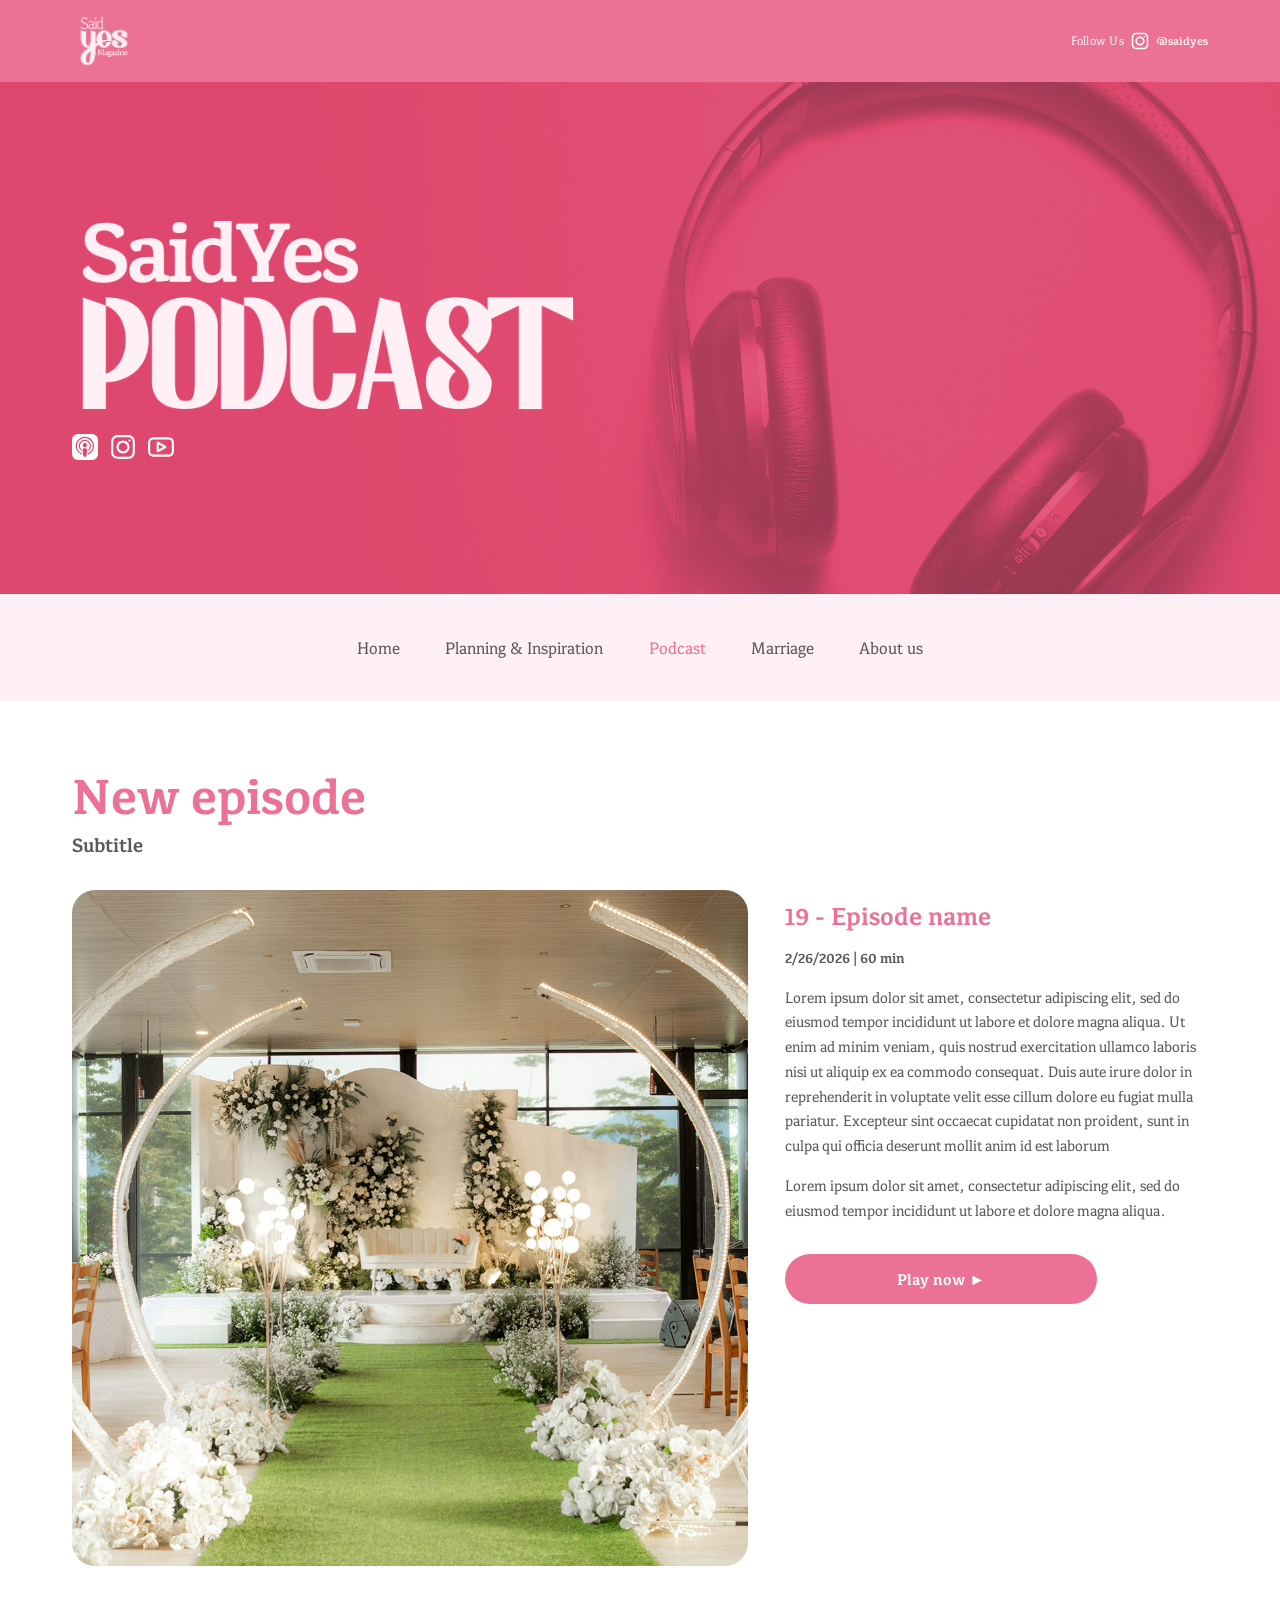
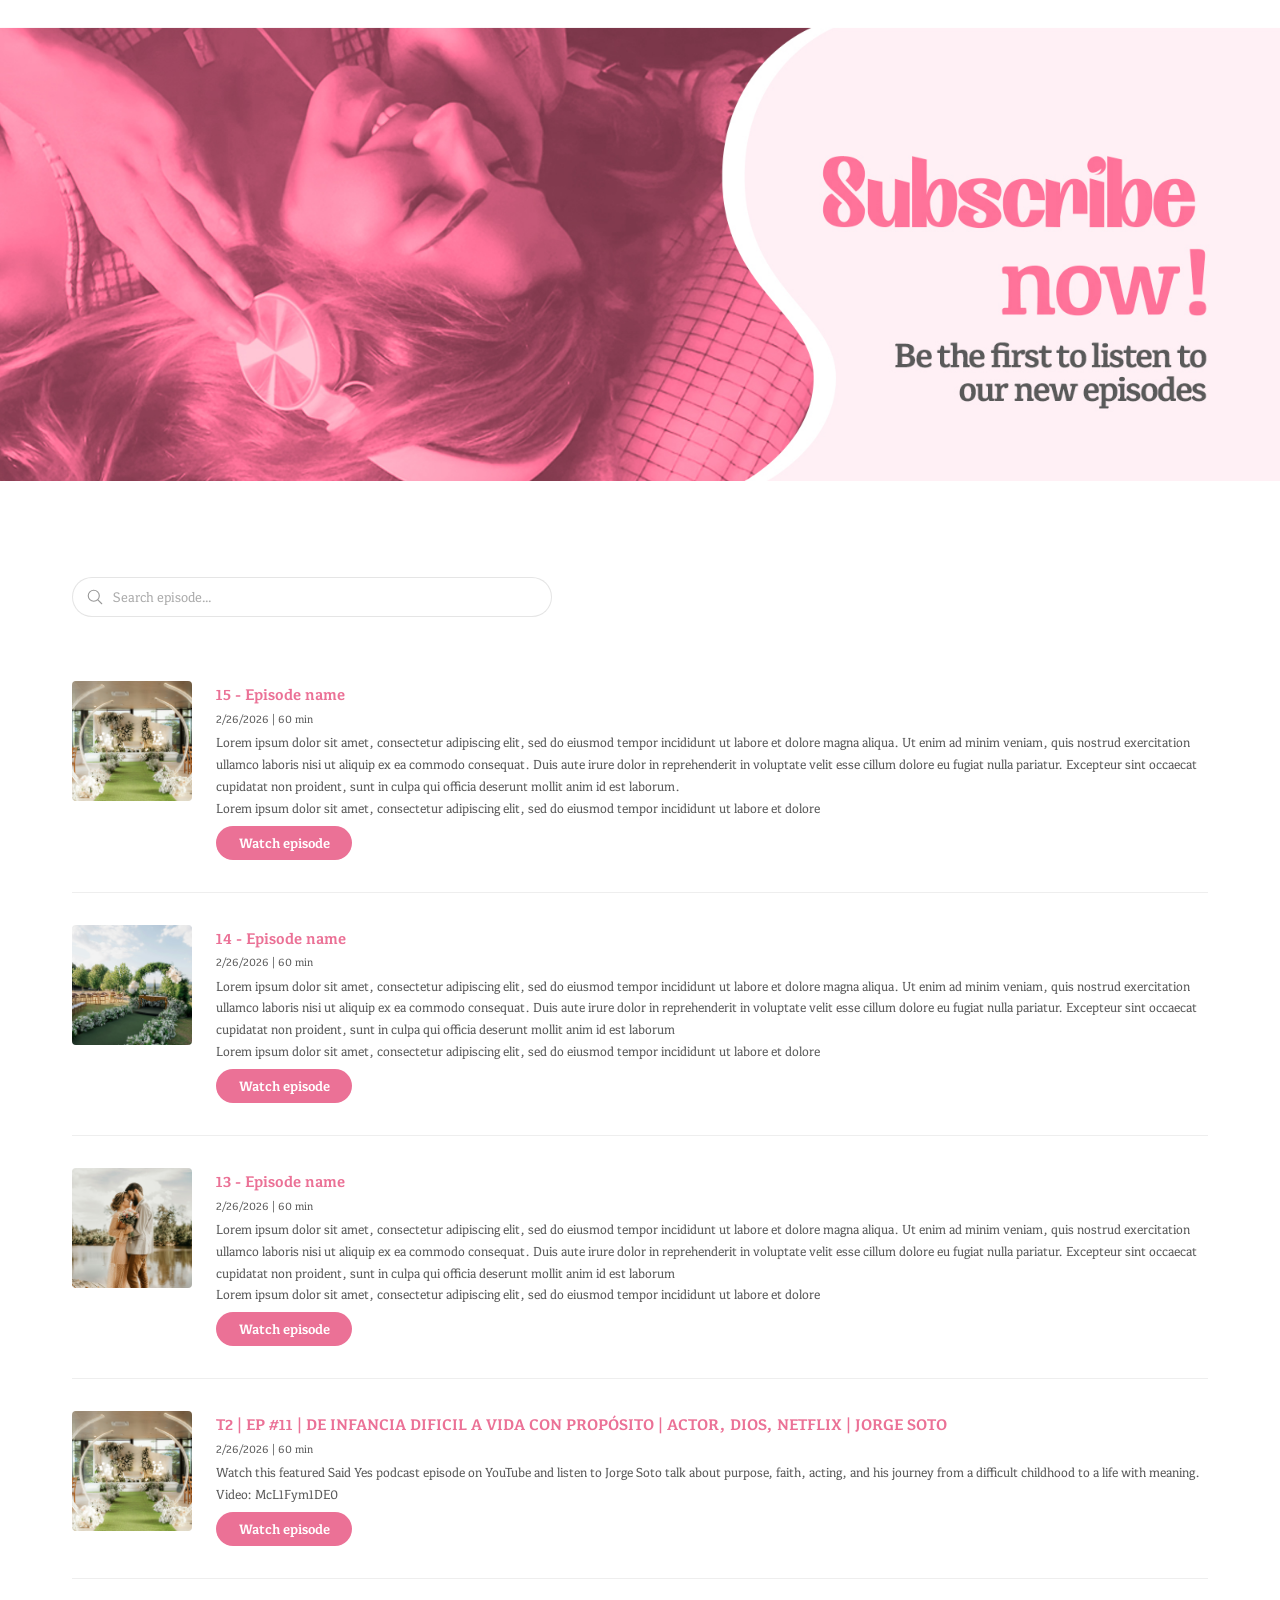
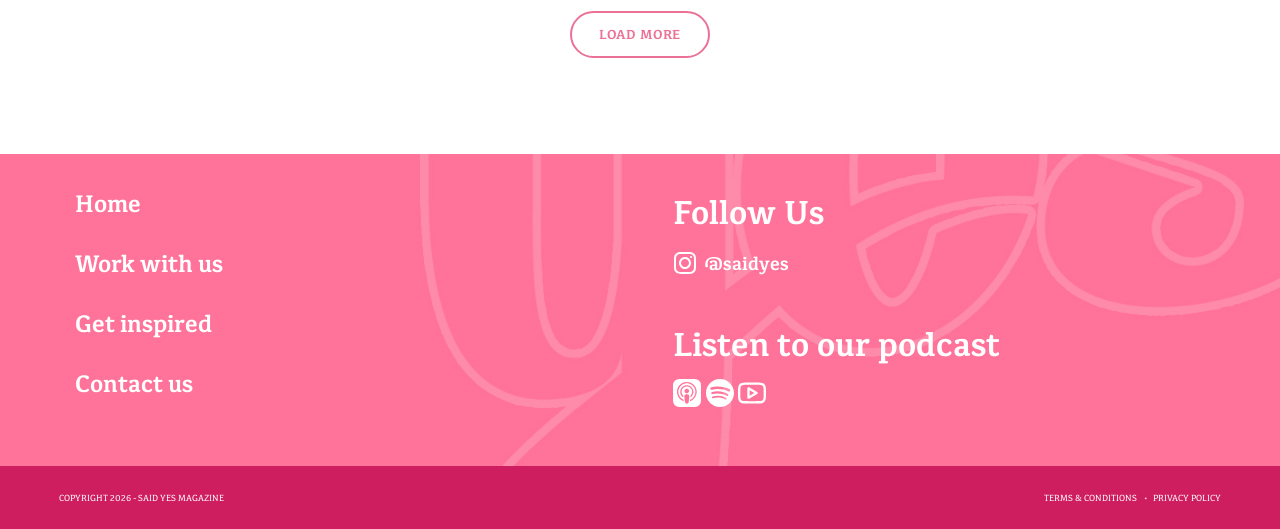
<file: podcast.html>
<!DOCTYPE html>
<html lang="en">
<head>
  <meta charset="UTF-8">
  <meta name="viewport" content="width=device-width, initial-scale=1.0">
  <meta name="description" content="SaidYes Podcast — Listen everywhere. New episodes every week about love, weddings and relationships.">
  <title>Podcast — Said Yes Magazine</title>
  <link rel="stylesheet" href="css/main.css">
</head>
<body class="podcast-page">

  <header class="site-header">
    <div class="header-topbar">
      <div class="container">
        <a href="index.html" class="header-logo" aria-label="Said Yes Magazine home">
          <img src="logos/SAID-YES-LOGO_CLEAR.png" alt="Said Yes Magazine">
        </a>
        <div class="header-social">
          <span class="social-label">Follow Us</span>
          <a href="#" class="social-icon-link" aria-label="Instagram" target="_blank" rel="noopener">
            <img src="img/SVG/instagram-svgrepo-com.svg" alt="" width="18" height="18" aria-hidden="true">
          </a>
          <a href="#" class="social-handle" target="_blank" rel="noopener">@saidyes</a>
        </div>
      </div>
    </div>
  </header>

  <main id="main-content" class="podcast-main">

    <!-- 1. HERO -->
    <section class="podcast-hero" aria-label="Podcast hero">
      <div class="podcast-hero__bg">
        <img src="img/03 PODCAST/PODCAST-HERO.jpg" alt="">
      </div>
      <div class="container podcast-hero__content">
        <img src="img/03 PODCAST/SYPODCAST.png" alt="Said Yes Podcast" class="podcast-hero__logo-img">
        <div class="podcast-hero__platforms" aria-label="Listen on">
          <a href="#" aria-label="Apple Podcasts" target="_blank" rel="noopener">
            <img src="img/SVG/applepodcasts.svg" alt="Apple Podcasts" width="26" height="26">
          </a>
          <a href="#" aria-label="Instagram" target="_blank" rel="noopener">
            <img src="img/SVG/instagram-svgrepo-com.svg" alt="Instagram" width="26" height="26">
          </a>
          <a href="https://www.youtube.com/watch?v=McL1Fym1DE0" aria-label="YouTube" target="_blank" rel="noopener">
            <img src="img/SVG/youtube-svgrepo-com.svg" alt="YouTube" width="26" height="26">
          </a>
        </div>
      </div>
    </section>

    <!-- 2. NAV -->
    <nav class="site-nav home-hero-nav" aria-label="Main navigation">
      <div class="container">
        <ul class="nav-list" id="nav-list" role="list">
          <li><a href="index.html">Home</a></li>
          <li><a href="planning.html">Planning &amp; Inspiration</a></li>
          <li><a href="podcast.html" class="active">Podcast</a></li>
          <li><a href="marriage.html">Marriage</a></li>
          <li><a href="about.html">About us</a></li>
        </ul>
        <button class="nav-toggle" id="nav-toggle" aria-label="Toggle navigation" aria-expanded="false" aria-controls="nav-list">
          <span></span>
          <span></span>
          <span></span>
        </button>
      </div>
    </nav>

    <!-- 3. NEW EPISODE -->
    <section class="section new-episode">
      <div class="container">
        <div class="new-episode__heading">
          <p class="new-episode__heading-title">New episode</p>
          <p class="new-episode__heading-subtitle">Subtitle</p>
        </div>
        <article class="new-episode__card">
          <div class="new-episode__img">
            <img src="img/IMG-RANDOM/IMG-01.jpg" alt="Episode 19">
          </div>
          <div class="new-episode__info">
            <p class="new-episode__ep">19 - Episode name</p>
            <p class="new-episode__date">2/26/2026 | 60 min</p>
            <p class="new-episode__excerpt">Lorem ipsum dolor sit amet, consectetur adipiscing elit, sed do eiusmod tempor incididunt ut labore et dolore magna aliqua. Ut enim ad minim veniam, quis nostrud exercitation ullamco laboris nisi ut aliquip ex ea commodo consequat. Duis aute irure dolor in reprehenderit in voluptate velit esse cillum dolore eu fugiat mulla pariatur. Excepteur sint occaecat cupidatat non proident, sunt in culpa qui officia deserunt mollit anim id est laborum</p>
            <p class="new-episode__excerpt">Lorem ipsum dolor sit amet, consectetur adipiscing elit, sed do eiusmod tempor incididunt ut labore et dolore magna aliqua.</p>
            <a href="https://www.youtube.com/watch?v=McL1Fym1DE0" class="contact-form__submit new-episode__play" target="_blank" rel="noopener">Play now &#9658;</a>
          </div>
        </article>
      </div>
    </section>

    <!-- 4. SUBSCRIBE BANNER -->
    <section class="subscribe-banner" aria-label="Subscribe">
      <div class="subscribe-banner__img">
        <img src="img/03 PODCAST/SUBS-BANNER.jpg" alt="Listen to SaidYes Podcast">
      </div>
     
    </section>

    <!-- 5. EPISODES LIST -->
    <section class="section episodes-list">
      <div class="container">

        <div class="episodes-search">
          <div class="episodes-search__icon" aria-hidden="true">
            <img src="img/SVG/search-outline-svgrepo-com.svg" alt="" width="18" height="18">
          </div>
          <input type="search" class="episodes-search__input" placeholder="Search episode..." aria-label="Search episodes">
        </div>

        <article class="episode-row" data-episode-search="15 episode name 2/26/2026 60 min lorem ipsum dolor sit amet consectetur adipiscing elit">
          <div class="episode-row__img">
            <img src="img/IMG-RANDOM/IMG-01.jpg" alt="Episode 15">
          </div>
          <div class="episode-row__info">
            <p class="episode-row__ep">15 - Episode name</p>
            <p class="episode-row__date">2/26/2026 | 60 min</p>
            <p class="episode-row__excerpt">Lorem ipsum dolor sit amet, consectetur adipiscing elit, sed do eiusmod tempor incididunt ut labore et dolore magna aliqua. Ut enim ad minim veniam, quis nostrud exercitation ullamco laboris nisi ut aliquip ex ea commodo consequat. Duis aute irure dolor in reprehenderit in voluptate velit esse cillum dolore eu fugiat nulla pariatur. Excepteur sint occaecat cupidatat non proident, sunt in culpa qui officia deserunt mollit anim id est laborum.</p>
            <p class="episode-row__excerpt">Lorem ipsum dolor sit amet, consectetur adipiscing elit, sed do eiusmod tempor incididunt ut labore et dolore</p>
            <a href="https://www.youtube.com/watch?v=McL1Fym1DE0" class="episode-row__play" target="_blank" rel="noopener">Watch episode</a>
          </div>
        </article>

        <article class="episode-row" data-episode-search="14 episode name 2/26/2026 60 min lorem ipsum dolor sit amet consectetur adipiscing elit">
          <div class="episode-row__img">
            <img src="img/IMG-RANDOM/IMG-02.jpg" alt="Episode 14">
          </div>
          <div class="episode-row__info">
            <p class="episode-row__ep">14 - Episode name</p>
            <p class="episode-row__date">2/26/2026 | 60 min</p>
            <p class="episode-row__excerpt">Lorem ipsum dolor sit amet, consectetur adipiscing elit, sed do eiusmod tempor incididunt ut labore et dolore magna aliqua. Ut enim ad minim veniam, quis nostrud exercitation ullamco laboris nisi ut aliquip ex ea commodo consequat. Duis aute irure dolor in reprehenderit in voluptate velit esse cillum dolore eu fugiat nulla pariatur. Excepteur sint occaecat cupidatat non proident, sunt in culpa qui officia deserunt mollit anim id est laborum</p>
            <p class="episode-row__excerpt">Lorem ipsum dolor sit amet, consectetur adipiscing elit, sed do eiusmod tempor incididunt ut labore et dolore</p>
            <a href="https://www.youtube.com/watch?v=McL1Fym1DE0" class="episode-row__play" target="_blank" rel="noopener">Watch episode</a>
          </div>
        </article>

        <article class="episode-row" data-episode-search="13 episode name 2/26/2026 60 min lorem ipsum dolor sit amet consectetur adipiscing elit">
          <div class="episode-row__img">
            <img src="img/IMG-RANDOM/IMG-05.jpg" alt="Episode 13">
          </div>
          <div class="episode-row__info">
            <p class="episode-row__ep">13 - Episode name</p>
            <p class="episode-row__date">2/26/2026 | 60 min</p>
            <p class="episode-row__excerpt">Lorem ipsum dolor sit amet, consectetur adipiscing elit, sed do eiusmod tempor incididunt ut labore et dolore magna aliqua. Ut enim ad minim veniam, quis nostrud exercitation ullamco laboris nisi ut aliquip ex ea commodo consequat. Duis aute irure dolor in reprehenderit in voluptate velit esse cillum dolore eu fugiat nulla pariatur. Excepteur sint occaecat cupidatat non proident, sunt in culpa qui officia deserunt mollit anim id est laborum</p>
            <p class="episode-row__excerpt">Lorem ipsum dolor sit amet, consectetur adipiscing elit, sed do eiusmod tempor incididunt ut labore et dolore</p>
            <a href="https://www.youtube.com/watch?v=McL1Fym1DE0" class="episode-row__play" target="_blank" rel="noopener">Watch episode</a>
          </div>
        </article>

        <article class="episode-row" data-episode-search="t2 ep 11 de infancia dificil a vida con proposito actor dios netflix jorge soto mcl1fym1de0 youtube said yes podcast">
          <div class="episode-row__img">
            <img src="img/IMG-RANDOM/IMG-01.jpg" alt="Episode 12">
          </div>
          <div class="episode-row__info">
            <p class="episode-row__ep">T2 | EP #11 | DE INFANCIA DIFICIL A VIDA CON PROPÓSITO | ACTOR, DIOS, NETFLIX | JORGE SOTO</p>
            <p class="episode-row__date">2/26/2026 | 60 min</p>
            <p class="episode-row__excerpt">Watch this featured Said Yes podcast episode on YouTube and listen to Jorge Soto talk about purpose, faith, acting, and his journey from a difficult childhood to a life with meaning.</p>
            <p class="episode-row__excerpt">Video: McL1Fym1DE0</p>
            <a href="https://www.youtube.com/watch?v=McL1Fym1DE0" class="episode-row__play" target="_blank" rel="noopener">Watch episode</a>
          </div>
        </article>

        <div class="load-more-wrap">
          <a href="#" class="btn btn-outline">Load more</a>
        </div>

      </div>
    </section>

  </main>

  <footer class="site-footer" aria-label="Site footer">
    <div class="container">
      <div class="footer-inner">
        <div class="footer-left">
          <ul class="footer-links" role="list">
            <li><a href="index.html">Home</a></li>
            <li><a href="#">Work with us</a></li>
            <li><a href="#">Get inspired</a></li>
            <li><a href="#">Contact us</a></li>
          </ul>
        </div>

        <div class="footer-right">
          <div class="footer-follow">
            <p class="footer-follow__title">Follow Us</p>
            <a href="#" class="footer-follow__handle" target="_blank" rel="noopener">
              <img src="img/SVG/instagram-svgrepo-com.svg" alt="" width="24" height="24" aria-hidden="true">
              <span>@saidyes</span>
            </a>
          </div>

          <div class="footer-podcast">
            <p class="footer-podcast__title">Listen to our podcast</p>
            <div class="footer-podcast__icons">
              <a href="#" aria-label="Apple Podcasts" target="_blank" rel="noopener">
                <img src="img/SVG/applepodcasts.svg" alt="" width="28" height="28" aria-hidden="true">
              </a>
              <a href="#" aria-label="Spotify" target="_blank" rel="noopener">
                <img src="img/SVG/spotify.svg" alt="" width="28" height="28" aria-hidden="true">
              </a>
              <a href="#" aria-label="YouTube" target="_blank" rel="noopener">
                <img src="img/SVG/youtube-svgrepo-com.svg" alt="" width="28" height="28" aria-hidden="true">
              </a>
            </div>
          </div>
        </div>
      </div>
    </div>

    <div class="footer-bottom">
      <div class="container">
        <p>Copyright <span id="footer-year"></span> - Said Yes Magazine</p>
        <nav class="footer-bottom-links" aria-label="Footer legal links">
          <a href="#">Terms &amp; conditions</a>
          <span class="footer-bottom-separator" aria-hidden="true">•</span>
          <a href="#">Privacy policy</a>
        </nav>
      </div>
    </div>
  </footer>

  <script src="js/main.js"></script>
</body>
</html>
</file>
<file: css/main.css>
/* ============================================================
   SAID YES MAGAZINE — Main Stylesheet
   ============================================================
   Structure:
   1.  Google Fonts
   2.  Custom Fonts (@font-face)
   3.  CSS Custom Properties
   4.  Reset & Base
   5.  Typography
   6.  Container / Layout
   7.  Header — Top Bar
   8.  Site Navigation
   9.  Footer
   10. Utility Classes
   11. Responsive — Tablet (≤ 960px)
   12. Responsive — Mobile (≤ 640px)
   ============================================================ */


/* ============================================================
   1. GOOGLE FONTS — none
   ============================================================ */


/* ============================================================
   2. CUSTOM FONTS
   ============================================================ */

/* Kefa III — Regular */
@font-face {
  font-family: 'Kefa III';
  src: url('../fonts/kefa-iii-font-family/TRYKefaIII-Regular.ttf') format('truetype');
  font-weight: 400;
  font-style: normal;
  font-display: swap;
}

/* Kefa III — Italic */
@font-face {
  font-family: 'Kefa III';
  src: url('../fonts/kefa-iii-font-family/TRYKefaIII-Italic.ttf') format('truetype');
  font-weight: 400;
  font-style: italic;
  font-display: swap;
}

/* Kefa III — Light */
@font-face {
  font-family: 'Kefa III';
  src: url('../fonts/kefa-iii-font-family/TRYKefaIII-Light.ttf') format('truetype');
  font-weight: 300;
  font-style: normal;
  font-display: swap;
}

/* Kefa III — Light Italic */
@font-face {
  font-family: 'Kefa III';
  src: url('../fonts/kefa-iii-font-family/TRYKefaIII-LightItalic.ttf') format('truetype');
  font-weight: 300;
  font-style: italic;
  font-display: swap;
}

/* Kefa III — Bold */
@font-face {
  font-family: 'Kefa III';
  src: url('../fonts/kefa-iii-font-family/TRYKefaIII-Bold.ttf') format('truetype');
  font-weight: 700;
  font-style: normal;
  font-display: swap;
}

/* Kefa III — Bold Italic */
@font-face {
  font-family: 'Kefa III';
  src: url('../fonts/kefa-iii-font-family/TRYKefaIII-BoldItalic.ttf') format('truetype');
  font-weight: 700;
  font-style: italic;
  font-display: swap;
}

/* Kefa III — ExtraBold */
@font-face {
  font-family: 'Kefa III';
  src: url('../fonts/kefa-iii-font-family/TRYKefaIII-ExtraBold.ttf') format('truetype');
  font-weight: 800;
  font-style: normal;
  font-display: swap;
}

/* Kefa III — ExtraBold Italic */
@font-face {
  font-family: 'Kefa III';
  src: url('../fonts/kefa-iii-font-family/TRYKefaIII-ExtraBoldItalic.ttf') format('truetype');
  font-weight: 800;
  font-style: italic;
  font-display: swap;
}

/* Starife Display */
@font-face {
  font-family: 'Starife';
  src: url('../fonts/starife/StarifeDemo.otf') format('opentype'),
       url('../fonts/starife/StarifeDemo.ttf') format('truetype');
  font-weight: 400;
  font-style: normal;
  font-display: swap;
}


/* ============================================================
   3. CSS CUSTOM PROPERTIES
   ============================================================ */
:root {
  /* Brand Colors */
  --pink:        #eb7196;
  --pink-dark:   #d45b82;
  --dark:        #282828;
  --blush:       #fff0f5;
  --gray:        #5a5a5a;
  --gray-light:  #f0f0f0;
  --white:       #ffffff;

  /* Fonts */
  --font-heading:  'Kefa III', serif;
  --font-display:  'Starife', cursive;
  --font-body:     'Kefa III', serif;

  /* Layout */
  --container-max:     1200px;
  --container-pad:     2em;
  --topbar-height:     3em;
  --nav-height:        auto;

  /* Spacing scale */
  --sp-xs:   0.5em;
  --sp-sm:   1em;
  --sp-md:   2em;
  --sp-lg:   6em;
  --sp-xl:   8em;

  /* Misc */
  --radius-sm:   4px;
  --radius-md:   10px;
  --radius-lg:   24px;
  --radius-pill: 999px;
  --shadow:      0 4px 20px rgba(40, 40, 40, 0.10);
  --shadow-sm:   0 2px 8px  rgba(40, 40, 40, 0.07);
  --transition:  0.28s ease;
}


/* ============================================================
   4. RESET & BASE
   ============================================================ */
*, *::before, *::after {
  box-sizing: border-box;
  margin: 0;
  padding: 0;
}

html {
  font-size: 16px;
  scroll-behavior: smooth;
}

body {
  font-family: var(--font-body);
  color: var(--dark);
  background-color: var(--white);
  line-height: 1.65;
  -webkit-font-smoothing: antialiased;
  -moz-osx-font-smoothing: grayscale;
}

img {
  max-width: 100%;
  height: auto;
  display: block;
}

a {
  color: inherit;
  text-decoration: none;
}

ul, ol {
  list-style: none;
}

button {
  cursor: pointer;
  border: none;
  background: none;
  font-family: inherit;
}

input, textarea, select {
  font-family: inherit;
}


/* ============================================================
   5. TYPOGRAPHY
   ============================================================ */
h1, h2, h3, h4, h5, h6 {
  font-family: var(--font-heading);
  line-height: 1.2;
  color: var(--dark);
}

h1 { font-size: clamp(2rem,   5vw, 3.5rem); }
h2 { font-size: clamp(1.6rem, 4vw, 2.5rem); }
h3 { font-size: clamp(1.2rem, 3vw, 1.75rem); }
h4 { font-size: 1.125rem; }


p:last-child { margin-bottom: 0; }

.display {
  font-family: var(--font-display);
  font-weight: 400;
}

.lead {
  font-size: 1.1em;
  color: var(--gray);
  line-height: 1.75;
}

.eyebrow {
  font-size: 0.75em;
  font-weight: 700;
  letter-spacing: 0.12em;
  text-transform: uppercase;
  color: var(--pink);
}

.text-pink  { color: var(--pink); }
.text-dark  { color: var(--dark); }
.text-gray  { color: var(--gray); }
.text-white { color: var(--white); }


/* ============================================================
   6. CONTAINER / LAYOUT
   ============================================================ */
.container {
  max-width: var(--container-max);
  margin-inline: auto;
  padding-inline: var(--container-pad);
  width: 100%;
}

/* Two-column grid helper */
.grid-2 {
  display: grid;
  grid-template-columns: repeat(2, 1fr);
  gap: var(--sp-md);
}

.grid-3 {
  display: grid;
  grid-template-columns: repeat(3, 1fr);
  gap: var(--sp-md);
}

.grid-4 {
  display: grid;
  grid-template-columns: repeat(4, 1fr);
  gap: var(--sp-md);
}

/* Section spacing */
.section {
  padding-block: var(--sp-lg);
}

.section--sm {
  padding-block: var(--sp-md);
}

.section--blush {
  background-color: var(--blush);
}

.section--pink {
  background-color: var(--pink);
  color: var(--white);
}

.section--dark {
  background-color: var(--dark);
  color: var(--white);
}

/* ============================================================
   7. HEADER — TOP BAR
   ============================================================ */
.site-header {
  position: sticky;
  top: 0;
  z-index: 200;
  background-color: var(--white);
}

.header-topbar {
  background-color: var(--pink);
  padding: 0.5em 0;
  border-bottom: 1px solid rgba(40, 40, 40, 0.08);
}

.header-topbar .container {
  display: flex;
  align-items: center;
  justify-content: space-between;
  gap: var(--sp-sm);
}

/* Logo in top bar */
.header-logo {
  display: flex;
  align-items: center;
  flex-shrink: 0;
}

.header-logo img {
  height: 4rem;
  width: auto;
}

/* Social links in top bar */
.header-social {
  display: flex;
  align-items: center;
  gap: 0.6em;
  font-size: 0.83em;
  color: var(--gray);
}

.header-social .social-label {
  font-weight: 400;
  letter-spacing: 0.02em;
}

.header-social .divider {
  color: rgba(90, 90, 90, 0.3);
  font-size: 0.9em;
}

.header-social .social-handle {
  color: var(--dark);
  font-weight: 700;
  transition: color var(--transition);
}

.header-social .social-handle:hover {
  color: var(--pink);
}

.header-social .social-icon-link {
  display: flex;
  align-items: center;
  color: var(--gray);
  transition: color var(--transition);
}

.header-social .social-icon-link:hover {
  color: var(--pink);
}


/* ============================================================
   8. SITE NAVIGATION
   ============================================================ */
.site-nav {
  background-color: var(--white);
  border-bottom: 1px solid rgba(40, 40, 40, 0.07);
}

.site-nav .container {
  display: flex;
  align-items: center;
  justify-content: center;
  height: var(--nav-height);
  position: relative;
}

/* Nav list */
.nav-list {
  display: flex;
  align-items: center;
  gap: 0.1em;
}

.nav-list li a {
  display: inline-block;
  font-family: var(--font-body);
  font-size: 0.82em;
  font-weight: 700;
  letter-spacing: 0.06em;
  text-transform: uppercase;
  color: var(--gray);
  padding: 0.55em 1em;
  position: relative;
  transition: color var(--transition);
  white-space: nowrap;
}

/* Pink underline accent */
.nav-list li a::after {
  content: '';
  position: absolute;
  bottom: 0;
  left: 1em;
  right: 1em;
  height: 2px;
  background-color: var(--pink);
  transform: scaleX(0);
  transform-origin: center;
  transition: transform var(--transition);
}

.nav-list li a:hover {
  color: var(--dark);
}

.nav-list li a:hover::after,
.nav-list li a.active {
  color: var(--dark);
}

.nav-list li a.active::after,
.nav-list li a:hover::after {
  transform: scaleX(1);
}

/* Hamburger button */
.nav-toggle {
  display: none;
  flex-direction: column;
  justify-content: center;
  gap: 5px;
  width: 2.25em;
  height: 2.25em;
  padding: 0.3em;
  position: absolute;
  right: var(--container-pad);
  border-radius: var(--radius-sm);
  transition: background-color var(--transition);
}

.nav-toggle:hover {
  background-color: var(--blush);
}

.nav-toggle span {
  display: block;
  height: 2px;
  background-color: var(--dark);
  border-radius: 2px;
  transition: transform var(--transition), opacity var(--transition), width var(--transition);
  transform-origin: center;
}

/* Home header matches the approved pink-first art direction */
.home-page .header-topbar,
.about-page .header-topbar {
  background-color: var(--pink);
  border-bottom: none;
  padding: 0.55em 0 0.6em;
}

.home-page .site-nav,
.about-page .site-nav {
  display: none;
}

.home-page .header-logo img,
.about-page .header-logo img {
  height: 4em;
}

.home-page .header-topbar .container,
.about-page .header-topbar .container {
  justify-content: space-between;
  align-items: center;
}

.home-page .header-social,
.about-page .header-social {
  display: flex;
  align-items: center;
  gap: 0.55em;
  color: var(--blush);
  font-size: 0.8em;
  font-weight: 700;
}

.home-page .header-social .social-label,
.home-page .header-social .social-handle,
.about-page .header-social .social-label,
.about-page .header-social .social-handle {
  color: var(--blush);
}

.home-page .header-social .social-handle,
.about-page .header-social .social-handle {
  font-size: 0.92em;
  text-transform: lowercase;
}

.home-page .header-social .social-icon-link,
.about-page .header-social .social-icon-link {
  display: inline-flex;
  align-items: center;
  justify-content: center;
}

.home-page .header-social .social-icon-link img,
.about-page .header-social .social-icon-link img {
  filter: brightness(0) saturate(100%) invert(96%) sepia(19%) saturate(277%) hue-rotate(292deg) brightness(104%) contrast(101%);
}

.home-page .nav-toggle,
.about-page .nav-toggle {
  display: none;
}

.home-page .home-hero-nav,
.about-page .home-hero-nav,
.planning-page .home-hero-nav,
.podcast-page .home-hero-nav,
.marriage-page .home-hero-nav {
  display: block;
  background-color: var(--blush);
  border-bottom: none;
  box-shadow: none;
}

.home-page .home-hero-nav .container,
.about-page .home-hero-nav .container,
.planning-page .home-hero-nav .container,
.podcast-page .home-hero-nav .container,
.marriage-page .home-hero-nav .container {
  display: flex;
  align-items: center;
  justify-content: center;
  position: relative;
  padding-block: 2em;
}

.home-page .home-hero-nav .nav-list,
.about-page .home-hero-nav .nav-list,
.planning-page .home-hero-nav .nav-list,
.podcast-page .home-hero-nav .nav-list,
.marriage-page .home-hero-nav .nav-list {
  gap: 0.5em;
}

.home-page .home-hero-nav .nav-list li a,
.about-page .home-hero-nav .nav-list li a,
.planning-page .home-hero-nav .nav-list li a,
.podcast-page .home-hero-nav .nav-list li a,
.marriage-page .home-hero-nav .nav-list li a {
  font-size: 1.08em;
  font-weight: 400;
  letter-spacing: 0;
  text-transform: none;
  color: var(--gray);
  padding: 0.42em 1.08em;
}

.home-page .home-hero-nav .nav-list li a::after,
.about-page .home-hero-nav .nav-list li a::after,
.planning-page .home-hero-nav .nav-list li a::after,
.podcast-page .home-hero-nav .nav-list li a::after,
.marriage-page .home-hero-nav .nav-list li a::after {
  display: none;
}

.home-page .home-hero-nav .nav-list li a:hover,
.home-page .home-hero-nav .nav-list li a.active,
.about-page .home-hero-nav .nav-list li a:hover,
.about-page .home-hero-nav .nav-list li a.active,
.planning-page .home-hero-nav .nav-list li a:hover,
.planning-page .home-hero-nav .nav-list li a.active,
.podcast-page .home-hero-nav .nav-list li a:hover,
.podcast-page .home-hero-nav .nav-list li a.active,
.marriage-page .home-hero-nav .nav-list li a:hover,
.marriage-page .home-hero-nav .nav-list li a.active {
  color: var(--pink);
}

.home-page .wsy-section {
  padding-block: 6em;
}

.home-page .wsy-intro {
  justify-content: center;
  gap: 1.1em;
  margin-bottom: 0;
}

.home-page .wsy-title {
  flex-direction: row;
  align-items: center;
  gap: 1.55em;
}

.home-page .wsy-said {
  font-size: clamp(2em, 3vw, 3.15em);
  line-height: 1;
}

.home-page .wsy-yes {
  width: clamp(3em, 7vw, 5.2em);
  height: auto;
  display: block;
  position: relative;
  top: 2rem;
}

.home-page .wsy-sub {
  font-size: clamp(1.2em, 2vw, 2em);
  font-weight: 700;
  color: var(--gray);
  line-height: 1.2;
}

.home-page .wsy-grid {
  margin-top: 1.8em;
  gap: 1.6em;
}

.home-page .wsy-card__img {
  border: 2px solid rgba(235, 113, 150, 0.65);
  border-radius: 1em;
  overflow: hidden;
  aspect-ratio: 0.84 / 1;
}

.home-page .wsy-card__img img {
  width: 100%;
  height: 100%;
  object-fit: cover;
}

.home-page .wsy-card__body {
  padding-top: 1em;
}

.home-page .wsy-card__title {
  font-size: 0.95em;
  font-weight: 700;
  line-height: 1.25;
  color: var(--pink);
  margin-bottom: 0.85em;
}

.home-page .wsy-card__excerpt {
  font-size: 0.68em;
  line-height: 1.45;
  color: var(--gray);
  margin-bottom: 1.2em;
}

.home-page .wsy-card__link {
  font-size: 0.82em;
  color: var(--pink);
}

@media (max-width: 640px) {
  .home-page .header-topbar,
  .marriage-page .header-topbar {
    padding: 0.45em 0 0.5em;
  }

  .home-page .header-logo img,
  .marriage-page .header-logo img {
    height: 2.35em;
  }

  .home-page .header-social,
  .marriage-page .header-social {
    gap: 0.4em;
    font-size: 0.68em;
  }

  .home-page .home-hero-nav .container,
  .marriage-page .home-hero-nav .container {
    justify-content: flex-end;
    padding-block: 2em;
  }

  .home-page .home-hero-nav .nav-toggle,
  .marriage-page .home-hero-nav .nav-toggle {
    display: flex;
    position: static;
  }

  .home-page .home-hero-nav .nav-list,
  .marriage-page .home-hero-nav .nav-list {
    background-color: var(--blush);
    border-top: 1px solid rgba(235, 113, 150, 0.2);
    box-shadow: none;
  }

  .home-page .home-hero-nav .nav-list li a,
  .marriage-page .home-hero-nav .nav-list li a {
    font-size: 1em;
    padding: 0.9em var(--container-pad);
  }

  .home-page .wsy-section {
    padding-block: 2em;
  }

  .home-page .wsy-intro,
  .home-page .wsy-title {
    flex-direction: column;
    align-items: center;
    text-align: center;
    gap: 0.25em;
  }

  .home-page .wsy-sub {
    max-width: none;
    font-size: 1.05em;
    line-height: 1.35;
  }

  .home-page .wsy-grid {
    gap: 1.2em;
  }
}

@media (max-width: 960px) and (min-width: 641px) {
  .home-page .home-hero-nav .container,
  .marriage-page .home-hero-nav .container {
    padding-block: 2em;
  }

  .home-page .home-hero-nav .nav-list,
  .marriage-page .home-hero-nav .nav-list {
    gap: 0.3em;
    flex-wrap: wrap;
    justify-content: center;
  }

  .home-page .home-hero-nav .nav-list li a,
  .marriage-page .home-hero-nav .nav-list li a {
    font-size: 0.98em;
    padding: 0.42em 0.82em;
  }

  .home-page .wsy-intro {
    gap: 0.8em;
  }

  .home-page .wsy-said {
    font-size: 1.7em;
  }

  .home-page .wsy-yes {
    width: 4.5em;
  }

  .home-page .wsy-sub {
    font-size: 1.15em;
  }

  .home-page .wsy-card__title {
    font-size: 0.88em;
  }
}

/* Animated X when open */
.nav-toggle[aria-expanded="true"] span:nth-child(1) {
  transform: translateY(7px) rotate(45deg);
}
.nav-toggle[aria-expanded="true"] span:nth-child(2) {
  opacity: 0;
  transform: scaleX(0);
}
.nav-toggle[aria-expanded="true"] span:nth-child(3) {
  transform: translateY(-7px) rotate(-45deg);
}


/* ============================================================
   9. FOOTER
   ============================================================ */
.site-footer {
  background-color: var(--blush);
  padding-top: var(--sp-lg);
}

.footer-inner {
  display: grid;
  grid-template-columns: 1fr auto;
  gap: var(--sp-xl);
  align-items: center;
}

/* Left column */
.footer-left {
  display: flex;
  flex-direction: column;
  gap: var(--sp-md);
}

.footer-links {
  display: flex;
  flex-direction: column;
  gap: 0.55em;
}

.footer-links a {
  font-size: 0.95em;
  color: var(--gray);
  font-weight: 400;
  transition: color var(--transition);
}

.footer-links a:hover {
  color: var(--pink);
}

/* Follow block */
.footer-follow {
  display: flex;
  flex-direction: column;
  gap: 0.3em;
}

.footer-follow .follow-label {
  font-size: 0.75em;
  font-weight: 700;
  letter-spacing: 0.1em;
  text-transform: uppercase;
  color: var(--dark);
  margin-bottom: 0.2em;
}

.footer-follow .follow-handle {
  font-size: 0.9em;
  color: var(--pink);
  font-weight: 700;
  transition: opacity var(--transition);
}

.footer-follow .follow-handle:hover {
  opacity: 0.75;
}

.footer-follow .follow-podcast {
  font-size: 0.85em;
  color: var(--gray);
}

.footer-social-icons {
  display: flex;
  align-items: center;
  gap: 0.75em;
  margin-top: 0.4em;
}

.footer-social-icons a {
  display: flex;
  align-items: center;
  color: var(--dark);
  transition: color var(--transition);
}

.footer-social-icons a:hover {
  color: var(--pink);
}

/* Right column — logo */
.footer-right {
  display: flex;
  align-items: center;
  justify-content: flex-end;
}

.footer-logo {
  width: min(260px, 35vw);
  opacity: 0.22;
  transition: opacity var(--transition);
}

.footer-logo:hover {
  opacity: 0.35;
}

/* Bottom bar */
.footer-bottom {
  margin-top: var(--sp-md);
  padding-block: 1em;
  background-color: var(--pink);
}

.footer-bottom .container {
  display: flex;
  align-items: center;
  justify-content: space-between;
  gap: var(--sp-sm);
  font-size: 0.72em;
  color: var(--white);
}

.footer-bottom-links {
  display: flex;
  gap: 1.5em;
}

.footer-bottom-links a {
  color: var(--white);
  transition: opacity var(--transition);
}

.footer-bottom-links a:hover {
  opacity: 0.75;
}


/* ============================================================
   10. UTILITY CLASSES
   ============================================================ */

/* Buttons */
.btn {
  display: inline-flex;
  align-items: center;
  justify-content: center;
  gap: 0.5em;
  padding: 0.75em 2em;
  font-family: var(--font-body);
  font-size: 0.85em;
  font-weight: 700;
  letter-spacing: 0.06em;
  text-transform: uppercase;
  border-radius: var(--radius-pill);
  transition: background-color var(--transition), color var(--transition),
              transform var(--transition);
  cursor: pointer;
  border: 2px solid transparent;
  white-space: nowrap;
}

.btn:active {
  transform: scale(0.98);
}

.btn-primary {
  background-color: var(--pink);
  color: var(--white);
  border-color: var(--pink);
}

.btn-primary:hover {
  background-color: var(--pink-dark);
  border-color: var(--pink-dark);
}

.btn-outline {
  background-color: transparent;
  color: var(--pink);
  border-color: var(--pink);
}

.btn-outline:hover {
  background-color: var(--pink);
  color: var(--white);
}

.btn-dark {
  background-color: var(--dark);
  color: var(--white);
  border-color: var(--dark);
}

.btn-dark:hover {
  background-color: var(--gray);
  border-color: var(--gray);
}

/* Cards */
.card {
  background-color: var(--white);
  border-radius: var(--radius-md);
  overflow: hidden;
  transition: transform var(--transition);
}

.card:hover {
  transform: translateY(-3px);
}

/* Fixed: overflow hidden clips image, child img gets object-fit */
.card-img {
  width: 100%;
  aspect-ratio: 4 / 3;
  overflow: hidden;
  background-color: var(--gray-light);
}

.card-img img {
  width: 100%;
  height: 100%;
  object-fit: cover;
  display: block;
}

.card-body {
  padding: 1.25em;
}

.card-label {
  font-size: 0.7em;
  font-weight: 700;
  letter-spacing: 0.1em;
  text-transform: uppercase;
  color: var(--pink);
  margin-bottom: 0.4em;
}

.card-title {
  font-size: 1em;
  font-weight: 700;
  color: var(--dark);
  margin-bottom: 0.5em;
  line-height: 1.35;
}

.card-excerpt {
  font-size: 0.85em;
  color: var(--gray);
  line-height: 1.6;
  margin-bottom: 1em;
}

.read-more {
  font-size: 0.8em;
  font-weight: 700;
  color: var(--pink);
  letter-spacing: 0.04em;
  transition: opacity var(--transition);
}

.read-more:hover {
  opacity: 0.7;
}

/* Forms */
.form-group {
  display: flex;
  flex-direction: column;
  gap: 0.4em;
}

.form-input,
.form-textarea {
  width: 100%;
  padding: 0.75em 1em;
  border: 1.5px solid rgba(40, 40, 40, 0.15);
  border-radius: var(--radius-md);
  font-size: 0.9em;
  color: var(--dark);
  background-color: var(--white);
  transition: border-color var(--transition);
  outline: none;
}

.form-input::placeholder,
.form-textarea::placeholder {
  color: rgba(90, 90, 90, 0.5);
}

.form-input:focus,
.form-textarea:focus {
  border-color: var(--pink);
  box-shadow: 0 0 0 3px rgba(235, 113, 150, 0.15);
}

.form-textarea {
  resize: vertical;
  min-height: 6em;
}

/* Misc helpers */
.text-center   { text-align: center; }
.text-right    { text-align: right; }

.mt-xs { margin-top: var(--sp-xs); }
.mt-sm { margin-top: var(--sp-sm); }
.mt-md { margin-top: var(--sp-md); }
.mt-lg { margin-top: var(--sp-lg); }

.mb-xs { margin-bottom: var(--sp-xs); }
.mb-sm { margin-bottom: var(--sp-sm); }
.mb-md { margin-bottom: var(--sp-md); }
.mb-lg { margin-bottom: var(--sp-lg); }

.sr-only {
  position: absolute;
  width: 1px;
  height: 1px;
  padding: 0;
  margin: -1px;
  overflow: hidden;
  clip: rect(0, 0, 0, 0);
  white-space: nowrap;
  border-width: 0;
}

/* Image placeholder while real images load */
.img-placeholder {
  background-color: var(--gray-light);
  display: flex;
  align-items: center;
  justify-content: center;
  color: rgba(90, 90, 90, 0.3);
  font-size: 0.75em;
  letter-spacing: 0.08em;
  text-transform: uppercase;
}


/* ============================================================
   11. RESPONSIVE — TABLET (≤ 960px)
   ============================================================ */
@media (max-width: 960px) {
  :root {
    --container-pad: 1.75em;
    --sp-lg: 3em;
    --sp-xl: 4em;
  }

  .grid-4 {
    grid-template-columns: repeat(2, 1fr);
  }

  .footer-inner {
    grid-template-columns: 1fr;
    gap: var(--sp-md);
  }

  .footer-right {
    justify-content: flex-start;
  }

  .footer-logo {
    width: min(180px, 40vw);
    opacity: 0.18;
  }
}


/* ============================================================
   12. RESPONSIVE — MOBILE (≤ 640px)
   ============================================================ */
@media (max-width: 640px) {
  :root {
    --container-pad: 1.25em;
    --sp-lg: 2.5em;
    --sp-xl: 3em;
  }

  /* Mobile nav toggle visible */
  .nav-toggle {
    display: flex;
  }

  /* Nav list collapses */
  .nav-list {
    display: none;
    flex-direction: column;
    align-items: stretch;
    position: absolute;
    top: 100%;
    left: 0;
    right: 0;
    background-color: var(--white);
    box-shadow: 0 8px 24px rgba(40, 40, 40, 0.12);
    border-top: 2px solid var(--pink);
    padding: 0.5em 0;
    z-index: 99;
  }

  .nav-list.is-open {
    display: flex;
  }

  .nav-list li a {
    padding: 0.9em var(--container-pad);
    font-size: 0.88em;
  }

  .nav-list li a::after {
    display: none;
  }

  .nav-list li a.active {
    color: var(--pink);
  }

  /* Grids → single column on mobile */
  .grid-2,
  .grid-3,
  .grid-4 {
    grid-template-columns: 1fr;
  }

  /* Header social — hide "Follow Us" label */
  .header-social .social-label,
  .header-social .divider {
    display: none;
  }

  /* Footer bottom */
  .footer-bottom .container {
    flex-direction: column;
    gap: 0.4em;
    text-align: center;
  }

  .footer-bottom-links {
    flex-wrap: wrap;
    justify-content: center;
    gap: 1em;
  }
}


/* ============================================================
   SHARED: INNER PAGE HERO
   (About, Marriage, Podcast, Blog)
   ============================================================ */
.page-hero {
  position: relative;
  min-height: 40vh;
  display: flex;
  align-items: flex-end;
  background-color: var(--dark);
  overflow: hidden;
}

.page-hero__bg {
  position: absolute;
  inset: 0;
}

.page-hero__bg img {
  width: 100%;
  height: 100%;
  object-fit: cover;
  object-position: center;
}

.page-hero__overlay {
  position: relative;
  z-index: 2;
  width: 100%;
  padding: var(--sp-lg) 0;
  background: linear-gradient(to top, rgba(40,40,40,0.72) 0%, transparent 65%);
}

.page-hero__title {
  color: var(--white);
  font-size: clamp(2.2rem, 6vw, 4rem);
  font-weight: 800;
  line-height: 1.1;
  text-shadow: 0 2px 20px rgba(0,0,0,0.4);
}


/* ============================================================
   PAGE: HOME
   ============================================================ */

/* 1 — Hero */
.hero-home {
  position: relative;
  width: 100%;
  min-height: 100svh;
  overflow: hidden;
  background-color: var(--dark);
}

.hero-home__bg {
  position: absolute;
  inset: 0;
  width: 100%;
  height: 100%;
}

.hero-home__bg img {
  width: 100%;
  height: 100%;
  object-fit: cover;
  object-position: center top;
  display: block;
  position: absolute;
  inset: 0;
}

.hero-home::after {
  content: '';
  position: absolute;
  inset: 0;
  background: linear-gradient(to bottom, rgba(0,0,0,0.15) 0%, rgba(0,0,0,0.45) 55%, rgba(0,0,0,0.72) 100%);
  pointer-events: none;
}

.hero-home__overlay {
  position: absolute;
  inset: 0;
  z-index: 1;
  display: flex;
  align-items: center;
  justify-content: center;
}

.hero-home__content {
  display: flex;
  flex-direction: column;
  align-items: center;
  text-align: center;
}

.hero-home__title {
  color: var(--white);
  font-size: clamp(2em, 5.5vw, 4em);
  font-weight: 700;
  font-style: italic;
  line-height: 1.2;
  margin-bottom: 0.6em;
  min-height: 2.4em;
}

.hero-home__btn {
  display: inline-block;
  padding: 0.45em 1em;
  border: 2px solid var(--white);
  border-radius: 999px;
  color: var(--white);
  font-size: clamp(1.3em, 2.2vw, 1.8em);
  font-weight: 700;
  letter-spacing: 0.04em;
  transition: background-color var(--transition), color var(--transition);
}

.hero-home__btn:hover {
  background-color: var(--white);
  color: var(--dark);
}

/* Hero Slider */

.hero-slider__phrase {
  display: none;
}

.hero-slider__phrase.is-active {
  display: block;
}

.hero-slider__dots {
  display: flex;
  gap: 0.55em;
  align-items: center;
  justify-content: center;
  margin-top: 1.2em;
}

.hero-slider__dot {
  width: 0.5em;
  height: 0.5em;
  border-radius: 50%;
  border: none;
  background-color: rgba(255, 255, 255, 0.35);
  cursor: pointer;
  padding: 0;
  transition: background-color var(--transition), transform var(--transition);
}

.hero-slider__dot.is-active {
  background-color: var(--pink);
  transform: scale(1.25);
}

/* 2 — WE SAID YES */
.wsy-section {
  padding-block: var(--sp-lg);
}

.wsy-intro {
  display: flex;
  align-items: center;
  gap: var(--sp-lg);
  margin-bottom: var(--sp-md);
}

.wsy-title {
  display: flex;
  flex-direction: column;
  flex-shrink: 0;
  line-height: 1;
}

.wsy-said {
  font-weight: 700;
  font-size: 1.6em;
  color: var(--dark);
  letter-spacing: 0.03em;
}

.wsy-yes {
  font-family: var(--font-display);
  font-size: clamp(4em, 9vw, 6em);
  color: var(--pink);
  line-height: 0.8;
  display: block;
}

.wsy-sub {
  font-size: 1em;
  color: var(--gray);
  line-height: 1.65;
  max-width: 30ch;
}

.wsy-grid {
  display: grid;
  grid-template-columns: repeat(4, 1fr);
  gap: 1.5em;
}

.wsy-grid .card-img {
  aspect-ratio: 1;
}

/* 3 — Quote */
.quote-section {
  display: grid;
  grid-template-columns: 1.1fr 0.9fr;
}

.quote-image {
  min-height: 32em;
  background-color: var(--dark);
  overflow: hidden;
}

.quote-image img {
  width: 100%;
  height: 100%;
  object-fit: cover;
}

.quote-text {
  background-color: var(--blush);
  display: flex;
  align-items: center;
  justify-content: center;
  padding: var(--sp-lg) var(--sp-md);
  text-align: center;
}

.quote-text blockquote {
  display: flex;
  flex-direction: column;
  align-items: center;
  gap: 0.04em;
  max-width: 14em;
}

.qt-sm {
  font-size: 1.15em;
  color: var(--dark);
  display: block;
  line-height: 1.4;
}

.qt-lg {
  font-size: clamp(3.5em, 8vw, 5.5em);
  font-weight: 800;
  color: var(--dark);
  display: block;
  line-height: 0.85;
  letter-spacing: -0.02em;
}

.qt-foot {
  display: block;
  margin-top: 0.55em;
  font-size: 0.95em;
  font-style: italic;
  color: var(--gray);
  letter-spacing: 0.02em;
}

/* 4 — Featured Articles */
.featured-section {
  padding-block: var(--sp-lg);
}

.featured-grid {
  display: grid;
  grid-template-columns: 3fr 2fr;
  gap: 1.5em;
  align-items: start;
}

.featured-main .card-img {
  aspect-ratio: 16 / 10;
}

.featured-side {
  display: flex;
  flex-direction: column;
  gap: 1em;
}

.featured-side-card {
  display: grid;
  grid-template-columns: 130px 1fr;
  border-radius: var(--radius-md);
  overflow: hidden;
  background: var(--white);
  box-shadow: var(--shadow-sm);
  transition: box-shadow var(--transition), transform var(--transition);
}

.featured-side-card:hover {
  box-shadow: var(--shadow);
  transform: translateY(-2px);
}

.featured-side-card__img {
  background-color: var(--gray-light);
  overflow: hidden;
}

.featured-side-card__img img {
  width: 100%;
  height: 100%;
  object-fit: cover;
}

/* 5 — Podcast Banner */
.podcast-banner {
  background-color: var(--pink);
  overflow: hidden;
}

.podcast-banner__inner {
  display: grid;
  grid-template-columns: 1fr 1fr;
  min-height: 24em;
}

.podcast-banner__text {
  padding-block: var(--sp-lg);
  display: flex;
  flex-direction: column;
  justify-content: center;
}

.podcast-banner__brand {
  font-size: 1.3em;
  font-weight: 700;
  color: var(--dark);
  line-height: 1;
  margin-bottom: 0;
}

.podcast-banner__title {
  font-size: clamp(3em, 7vw, 5.5em);
  font-weight: 800;
  color: var(--white);
  line-height: 0.85;
  margin-bottom: 0.35em;
}

.podcast-banner__cta {
  font-size: 1.15em;
  font-style: italic;
  color: rgba(255, 255, 255, 0.8);
  transition: color var(--transition);
}

.podcast-banner__cta:hover {
  color: var(--white);
}

.podcast-banner__img {
  background-color: rgba(0, 0, 0, 0.08);
  overflow: hidden;
}

.podcast-banner__img img {
  width: 100%;
  height: 100%;
  object-fit: cover;
}

/* 6 — Blog Entry (Home) */
.blog-entry-grid {
  display: grid;
  grid-template-columns: 1fr 1fr;
  gap: var(--sp-xl);
  align-items: center;
}

.blog-entry__label {
  font-size: 1em;
  font-weight: 700;
  color: var(--dark);
  text-transform: uppercase;
  letter-spacing: 0.05em;
  margin-bottom: 0.5em;
}

.blog-entry__label .display {
  font-size: 1.4em;
  text-transform: none;
  letter-spacing: 0;
  color: var(--pink);
}

.blog-entry__title {
  font-size: clamp(1.6em, 3.5vw, 2.4em);
  font-weight: 700;
  color: var(--dark);
  line-height: 1.2;
  margin-bottom: 0.6em;
}

.blog-entry__img {
  aspect-ratio: 3 / 4;
  background-color: var(--gray-light);
  overflow: hidden;
}

.blog-entry__img img {
  width: 100%;
  height: 100%;
  object-fit: cover;
}

/* 7 — About Preview */
.about-preview {
  padding-block: var(--sp-lg);
}

.about-preview__grid {
  display: grid;
  grid-template-columns: 240px 1fr;
  gap: var(--sp-xl);
  align-items: center;
}

.about-preview__logo img {
  max-width: 100%;
}

.about-preview__text p {
  color: var(--gray);
  font-size: 0.95em;
  line-height: 1.85;
}

/* 7 — Contact */
.contact-section {
  padding-block: var(--sp-lg);
}

.contact-grid {
  display: grid;
  grid-template-columns: 1fr 1fr;
  gap: var(--sp-xl);
  align-items: center;
}

.contact-lead .lead-top {
  font-size: 1.4em;
  font-weight: 700;
  color: var(--dark);
  line-height: 1.1;
  margin-bottom: 0;
}

.contact-lead__you {
  font-family: var(--font-display);
  display: block;
  font-size: clamp(4.5em, 11vw, 7.5em);
  color: var(--pink);
  line-height: 0.8;
  margin-bottom: 0.2em;
}

.contact-lead .lead-sub {
  font-size: 0.9em;
  color: var(--gray);
  line-height: 1.65;
}

.contact-form {
  display: flex;
  flex-direction: column;
  gap: 0.9em;
}

/* HOME — Tablet ≤ 960px */
@media (max-width: 960px) {
  .hero-home { min-height: 90svh; }
  .wsy-banner__inner { gap: 1em; padding-inline: 1.5em; }
  .wsy-banner .wsy-sub { font-size: 0.85em; }
  .quote-section { grid-template-columns: 1fr; }
  .quote-image { min-height: 20em; }
  .featured-grid { grid-template-columns: 1fr; }
  .podcast-banner__inner { grid-template-columns: 1fr; }
  .podcast-banner__img { display: none; }
  .home-about__grid { grid-template-columns: 1fr; gap: 2em; }
  .home-about__logo img { width: clamp(180px, 50vw, 280px); }
  .contact-grid { grid-template-columns: 1fr; gap: var(--sp-md); }
}

/* HOME — Mobile ≤ 640px */
@media (max-width: 640px) {
  .hero-home { min-height: 85svh; }
  .hero-home__btn { font-size: 0.9em; }
  .hero-home__title { font-size: 1.8em; }
  .wsy-banner__inner { flex-wrap: wrap; justify-content: center; gap: 0.5em; padding-inline: 1em; }
  .wsy-banner__inner::before,
  .wsy-banner__inner::after { display: none; }
  .wsy-banner .wsy-sub { display: none; }
  .wsy-banner .wsy-said { font-size: 1.1em; }
  .wsy-banner .wsy-yes { width: 3.5em; }
  .qt-lg { font-size: 3em; }
  .featured-side-card { grid-template-columns: 1fr; }
  .featured-side-card__img { min-height: 160px; }
  .podcast-banner__title { font-size: 3em; }
}

/* HOME — WSY Banner */
.wsy-banner {
  padding-block: 1.2em;
  overflow: hidden;
}

.wsy-banner__inner {
  display: flex;
  align-items: center;
  gap: 1.2em;
  padding-inline: 2em;
}

.wsy-banner__inner::before,
.wsy-banner__inner::after {
  content: '';
  flex: 1;
  height: 1px;
  background-color: rgba(235, 113, 150, 0.55);
  min-width: 1em;
}

.wsy-banner__brand {
  display: flex;
  align-items: center;
  gap: 0.3em;
  flex-shrink: 0;
}

.wsy-banner .wsy-said {
  font-size: clamp(1em, 1.8vw, 1.4em);
  font-weight: 700;
  color: var(--dark);
  letter-spacing: 0.06em;
}

.wsy-banner .wsy-yes {
  width: clamp(3em, 6vw, 4.5em);
  height: auto;
  display: block;
}

.wsy-banner .wsy-sub {
  font-size: clamp(0.85em, 1.3vw, 1.05em);
  font-weight: 700;
  color: var(--gray);
  line-height: 1.4;
  flex-shrink: 0;
}

.home-about {
  background-color: var(--white);
  padding-block: 3em;
}

.home-about__grid {
  display: grid;
  grid-template-columns: minmax(0, 0.75fr) minmax(0, 1fr);
  gap: clamp(2em, 6vw, 6em);
  align-items: center;
}

/* Left: logo */
.home-about__logo img {
  width: clamp(220px, 32vw, 420px);
  max-width: 100%;
  display: block;
}

/* Right: About us + text */
.home-about__content .home-about__eyebrow {
  font-size: clamp(1.4em, 2.5vw, 2em);
  font-weight: 700;
  color: var(--pink);
  margin-bottom: 0.75em;
}

.home-about__content p {
  font-size: 0.95em;
  color: var(--gray);
  line-height: 1.75;
  margin-bottom: 1em;
}

.home-quote-banner {
  width: 100%;
  line-height: 0;
}
.home-podcast-banner {
  width: 100%;

}

.home-quote-banner img {
  width: 100%;
  display: block;
  height: auto;
}




.home-podcast-banner img {
  width: 100%;
  display: block;
}

.home-podcast-banner a {
  display: block;
}



/* HOME — Story Section */
.home-story {
  background-color: var(--blush);
}

.home-story__grid {
  display: grid;
  grid-template-columns: 1fr 1.1fr;
  gap: clamp(2em, 5vw, 5em);
  align-items: center;
}

.home-story__img-frame {
  border: 2px solid var(--pink);
  border-radius: 1.8em;
  padding: 0.65em;
  width: 100%;
  box-sizing: border-box;
}

.home-story__img {
  border-radius: 1.3em;
  overflow: hidden;
  aspect-ratio: 3 / 4;
  width: 100%;
}

.home-story__img img {
  width: 100%;
  height: 100%;
  object-fit: cover;
  display: block;
}

.home-story__title {
  font-size: clamp(1.4em, 2.8vw, 2em);
  font-weight: 700;
  color: var(--pink);
  line-height: 1.2;
  margin-bottom: 1em;
}

.home-story__text {
  font-size: 0.95em;
  color: var(--dark);
  line-height: 1.75;
  margin-bottom: 0.65em;
}

.home-story__link {
  display: block;
  text-align: right;
  margin-top: 1.2em;
  font-size: 0.95em;
  font-weight: 700;
  color: var(--pink);
  text-decoration: underline;
  text-underline-offset: 0.2em;
}

@media (max-width: 960px) {
  .home-story__grid { grid-template-columns: 1fr; gap: 2em; }
  .home-story__img { aspect-ratio: 4 / 3; }
  .home-story__img-frame { max-width: 28em; margin-inline: auto; }
}

@media (max-width: 640px) {
  .home-story__grid { gap: 1.5em; }
  .home-story__img { aspect-ratio: 1 / 1; }
  .home-story__img-frame { max-width: 18em; }
  .home-story__title { font-size: 1.4em; }
  .home-story__text { font-size: 0.9em; }
}

.home-page .featured-section {
  padding-block: var(--sp-lg);
}

.home-page .featured-grid {
  display: grid;
  grid-template-columns: minmax(0, 1.55fr) minmax(260px, 0.9fr);
  gap: 1.75em;
  align-items: start;
}

.home-page .featured-heading {
  margin-bottom: 1em;
}

.home-page .featured-main,
.home-page .featured-side-card {
  border-radius: 0;
  box-shadow: none;
  background-color: transparent;
  overflow: visible;
}

.home-page .featured-main:hover,
.home-page .featured-side-card:hover {
  transform: none;
  box-shadow: none;
}

.home-page .featured-main .card-img {
  aspect-ratio: 1.48 / 1;
  border-radius: var(--radius-md);
}

.home-page .featured-main .card-body,
.home-page .featured-side-card .card-body {
  padding: 0.85em 0 0;
}

.home-page .featured-side {
  display: flex;
  flex-direction: column;
  gap: 2em;
}

.home-page .featured-side-card {
  display: block;
}

.home-page .featured-side-card__img {
  aspect-ratio: 1.55 / 1;
  border-radius: var(--radius-md);
  overflow: hidden;
}

.home-page .featured-side-card__img img {
  width: 100%;
  height: 100%;
  object-fit: cover;
}

.home-page .featured-subtitle {
  font-size: 0.95em;
  font-weight: 700;
  color: var(--dark);
  margin-bottom: 0;
}

.home-page .featured-main .eyebrow,
.home-page .featured-side-card .eyebrow {
  font-size: clamp(1.1em, 2vw, 1.65em);
  text-transform: none;
  letter-spacing: 0;
  font-weight: 700;
  margin-bottom: 0.1em;
}

.home-page .featured-main .card-excerpt {
  font-size: 0.9em;
  line-height: 1.75;
  margin-bottom: 0.75em;
}

.home-page .featured-main .read-more {
  display: inline-flex;
  justify-content: flex-end;
  width: 100%;
}

.home-page .contact-section,
.about-page .contact-section {
  background-color: var(--white);
  padding-block: 0;
}

.home-page .contact-section__split,
.about-page .contact-section__split {
  display: flex;
  align-items: stretch;
}

.home-page .contact-section__media,
.home-page .contact-section__form-side,
.about-page .contact-section__media,
.about-page .contact-section__form-side {
  flex: 0 0 50%;
  min-width: 0;
  display: flex;
}

.home-page .contact-section__media-inner,
.home-page .contact-section__form-inner,
.about-page .contact-section__media-inner,
.about-page .contact-section__form-inner {
  height: 100%;
  width: 100%;
  max-width: none;
  margin-inline: 0;
  padding-inline: 0;
}

.home-page .contact-section__media-inner,
.about-page .contact-section__media-inner {
  display: flex;
}

.home-page .contact-visual,
.about-page .contact-visual {
  flex: 1 1 auto;
  height: 100%;
  min-height: 100%;
  overflow: hidden;
}

.home-page .contact-visual img,
.about-page .contact-visual img {
  width: 100%;
  height: 100%;
  object-fit: cover;
  object-position: center;
  display: block;
}

.home-page .contact-form,
.about-page .contact-form {
  display: flex;
  flex-direction: column;
  height: 100%;
  justify-content: center;
  gap: 0.55em;
  padding: 6em;
  background-color: var(--blush);
}

.home-page .contact-form__title,
.about-page .contact-form__title {
  font-size: 2em;
  font-weight: 400;
  line-height: 1.2;
  color: var(--pink);
  margin-bottom: 0.12em;
}

.home-page .contact-form__accent,
.about-page .contact-form__accent {
  font-size: 1.9em;
  font-weight: 700;
  color: var(--pink);
}

.home-page .contact-form__intro,
.about-page .contact-form__intro {
  font-size: 1.28em;
  color: var(--pink);
  line-height: 1.45;
  margin-bottom: 0.8em;
}

.home-page .contact-form__label,
.about-page .contact-form__label {
  display: block;
  font-size: 1.05em;
  color: var(--pink);
  margin-bottom: 0.3em;
}

.home-page .contact-form__group,
.about-page .contact-form__group {
  display: flex;
  flex-direction: column;
  gap: 0.12em;
}

.home-page .contact-form__input,
.about-page .contact-form__input {
  width: 100%;
  padding: 0.5em 0;
  border: none;
  border-bottom: 1px solid rgba(235, 113, 150, 0.55);
  border-radius: 0;
  background-color: transparent;
  font-size: 1.12em;
  color: var(--dark);
  outline: none;
}

.home-page .contact-form__input::placeholder,
.about-page .contact-form__input::placeholder {
  color: rgba(90, 90, 90, 0.6);
}

.home-page .contact-form__input:focus,
.about-page .contact-form__input:focus {
  box-shadow: none;
  border-bottom-color: var(--pink);
}

.home-page .contact-form__submit,
.about-page .contact-form__submit,
.podcast-page .contact-form__submit {
  text-align: center;
  min-width: 12.8em;
  margin-top: 1em;
  padding: 0.75em 2.2em;
  border: none;
  border-radius: 999px;
  background-color: var(--pink);
  color: var(--white);
  font-size: 1em;
  font-weight: 700;
  cursor: pointer;
}

.about-page .about-contact-section .contact-form {
  gap: 0.75em;
}

.about-page .about-contact-section .contact-form__title {
  font-family: var(--font-display);
  font-size: 3.3em;
  font-weight: 400;
  line-height: 0.92;
  margin-bottom: 0.28em;
}

.about-page .about-contact-section .contact-form__intro {
  font-size: 1.6em;
  line-height: 1.22;
  margin-bottom: 1em;
}

.about-page .about-contact-section .contact-form__label {
  font-size: 1.15em;
}

.about-page .about-contact-section .contact-form__input {
  font-size: 1.18em;
}

.about-page .about-contact-section .contact-form__submit {
  font-size: 1.05em;
}

.home-page .site-footer,
.planning-page .site-footer,
.about-page .site-footer,
.marriage-page .site-footer {
  background-color: var(--pink);
  background-image: url('../img/01 HOME/FOOTER-BG.jpg');
  background-position: right center;
  background-repeat: no-repeat;
  background-size: cover;
  padding-top: 0;
}

.home-page .footer-inner,
.planning-page .footer-inner,
.about-page .footer-inner,
.podcast-page .footer-inner,
.marriage-page .footer-inner {
  grid-template-columns: 1fr 1fr;
  gap: 0.5em;
  align-items: start;
  min-height: 19.5em;
}

.home-page .footer-left,
.planning-page .footer-left,
.about-page .footer-left,
.podcast-page .footer-left,
.marriage-page .footer-left {
  gap: 0;
  padding: 1.85em 0 1.6em 0.2em;
}

.home-page .footer-links,
.planning-page .footer-links,
.about-page .footer-links,
.podcast-page .footer-links,
.marriage-page .footer-links {
  gap: 1.18em;
}

.home-page .footer-links a,
.home-page .footer-follow__title,
.home-page .footer-follow__handle,
.home-page .footer-podcast__title,
.home-page .footer-bottom,
.home-page .footer-bottom-links a,
.planning-page .footer-links a,
.planning-page .footer-follow__title,
.planning-page .footer-follow__handle,
.planning-page .footer-podcast__title,
.planning-page .footer-bottom,
.planning-page .footer-bottom-links a,
.marriage-page .footer-links a,
.marriage-page .footer-follow__title,
.marriage-page .footer-follow__handle,
.marriage-page .footer-podcast__title,
.marriage-page .footer-bottom,
.marriage-page .footer-bottom-links a,
.about-page .footer-links a,
.about-page .footer-follow__title,
.about-page .footer-follow__handle,
.about-page .footer-podcast__title,
.about-page .footer-bottom,
.about-page .footer-bottom-links a,
.podcast-page .footer-links a,
.podcast-page .footer-follow__title,
.podcast-page .footer-follow__handle,
.podcast-page .footer-podcast__title,
.podcast-page .footer-bottom,
.podcast-page .footer-bottom-links a {
  color: var(--white);
}

.home-page .footer-links a,
.planning-page .footer-links a,
.about-page .footer-links a,
.podcast-page .footer-links a,
.marriage-page .footer-links a {
  font-size: 1.55em;
  font-weight: 700;
}

.home-page .footer-right,
.planning-page .footer-right,
.about-page .footer-right,
.podcast-page .footer-right,
.marriage-page .footer-right {
  display: flex;
  flex-direction: column;
  align-items: flex-start;
  justify-content: flex-start;
  gap: 2.25em;
  padding: 1.85em 0 1.6em 1.8em;
}

.home-page .footer-follow,
.home-page .footer-podcast,
.planning-page .footer-follow,
.planning-page .footer-podcast,
.about-page .footer-follow,
.about-page .footer-podcast,
.podcast-page .footer-follow,
.podcast-page .footer-podcast,
.marriage-page .footer-follow,
.marriage-page .footer-podcast {
  display: flex;
  flex-direction: column;
  gap: 0.45em;
}

.home-page .footer-follow__title,
.home-page .footer-podcast__title,
.planning-page .footer-follow__title,
.planning-page .footer-podcast__title,
.about-page .footer-follow__title,
.about-page .footer-podcast__title,
.podcast-page .footer-follow__title,
.podcast-page .footer-podcast__title,
.marriage-page .footer-follow__title,
.marriage-page .footer-podcast__title {
  font-size: 2.15em;
  font-weight: 700;
  margin: 0;
}

.home-page .footer-follow__handle,
.planning-page .footer-follow__handle,
.about-page .footer-follow__handle,
.podcast-page .footer-follow__handle,
.marriage-page .footer-follow__handle {
  display: inline-flex;
  align-items: center;
  gap: 0.4em;
  font-size: 1.2em;
  font-weight: 700;
}

.home-page .footer-follow__handle img,
.home-page .footer-podcast__icons img,
.planning-page .footer-follow__handle img,
.planning-page .footer-podcast__icons img,
.about-page .footer-follow__handle img,
.about-page .footer-podcast__icons img,
.podcast-page .footer-follow__handle img,
.podcast-page .footer-podcast__icons img,
.marriage-page .footer-follow__handle img,
.marriage-page .footer-podcast__icons img {
  filter: brightness(0) saturate(100%) invert(100%);
}

.home-page .footer-podcast__icons,
.planning-page .footer-podcast__icons,
.about-page .footer-podcast__icons,
.podcast-page .footer-podcast__icons,
.marriage-page .footer-podcast__icons {
  display: flex;
  align-items: center;
  gap: 0.3em;
}

.home-page .footer-logo,
.planning-page .footer-logo,
.about-page .footer-logo,
.podcast-page .footer-logo,
.marriage-page .footer-logo {
  display: none;
}

.home-page .footer-bottom,
.planning-page .footer-bottom,
.about-page .footer-bottom,
.podcast-page .footer-bottom,
.marriage-page .footer-bottom {
  margin-top: 0;
  background-color: #cf1e5f;
  border-top: none;
}

.home-page .footer-bottom .container,
.planning-page .footer-bottom .container,
.about-page .footer-bottom .container,
.podcast-page .footer-bottom .container,
.marriage-page .footer-bottom .container {
  min-height: 3.35em;
  font-size: 0.58em;
  text-transform: uppercase;
}

.home-page .footer-bottom-links,
.planning-page .footer-bottom-links,
.about-page .footer-bottom-links,
.marriage-page .footer-bottom-links {
  gap: 0.7em;
  align-items: center;
}

.home-page .footer-bottom-separator,
.planning-page .footer-bottom-separator,
.about-page .footer-bottom-separator,
.marriage-page .footer-bottom-separator {
  color: var(--white);
  opacity: 0.8;
}

.planning-page .header-topbar {
  background-color: var(--pink);
  border-bottom: none;
  padding: 0.55em 0 0.6em;
}

.planning-page .header-topbar .container {
  justify-content: space-between;
  align-items: center;
}

.planning-page .header-logo img {
  height: 3.1em;
}

.planning-page .header-social {
  display: flex;
  align-items: center;
  gap: 0.55em;
  color: var(--blush);
  font-size: 0.8em;
  font-weight: 700;
}

.planning-page .header-social .social-label,
.planning-page .header-social .social-handle {
  color: var(--blush);
}

.planning-page .header-social .social-handle {
  font-size: 0.92em;
  text-transform: lowercase;
}

.planning-page .header-social .social-icon-link img {
  filter: brightness(0) saturate(100%) invert(96%) sepia(19%) saturate(277%) hue-rotate(292deg) brightness(104%) contrast(101%);
}

.planning-page .page-hero {
  min-height: 32em;
}

.planning-page .page-hero__overlay {
  display: flex;
  align-items: center;
  justify-content: center;
  min-height: 32em;
  padding: 0;
  background: linear-gradient(to bottom, rgba(40,40,40,0.16) 0%, rgba(40,40,40,0.32) 100%);
}

.planning-page .page-hero__title {
  text-align: center;
  font-size: clamp(3.3rem, 7vw, 5.6rem);
  line-height: 0.95;
}

.planning-page .site-nav {
  display: none;
}

.planning-page .home-hero-nav {
  display: block;
}

.planning-page .planning-hero-nav {
  display: block;
  background-color: var(--blush);
  border-bottom: none;
  box-shadow: none;
}

.planning-page .planning-hero-nav__inner {
  justify-content: center;
  padding-block: 1.45em;
}

.planning-page .planning-hero-nav__list {
  gap: 0.5em;
}

.planning-page .planning-hero-nav__link {
  font-size: 1em;
  font-weight: 400;
  letter-spacing: 0;
  text-transform: none;
  color: var(--gray);
  padding: 0.3em 0.9em;
}

.planning-page .planning-hero-nav__link::after {
  display: none;
}

.planning-page .planning-hero-nav__link:hover,
.planning-page .planning-hero-nav__link--active {
  color: var(--pink);
}

.marriage-page .header-topbar {
  background-color: var(--pink);
  border-bottom: none;
  padding: 0.55em 0 0.6em;
}

.marriage-page .header-topbar .container {
  justify-content: space-between;
  align-items: center;
}

.marriage-page .header-logo img {
  height: 3.1em;
}

.marriage-page .header-social {
  display: flex;
  align-items: center;
  gap: 0.55em;
  color: var(--blush);
  font-size: 0.8em;
  font-weight: 700;
}

.marriage-page .header-social .social-label,
.marriage-page .header-social .social-handle {
  color: var(--blush);
}

.marriage-page .header-social .social-handle {
  font-size: 0.92em;
  text-transform: lowercase;
}

.marriage-page .header-social .social-icon-link img {
  filter: brightness(0) saturate(100%) invert(96%) sepia(19%) saturate(277%) hue-rotate(292deg) brightness(104%) contrast(101%);
}

.marriage-page .site-nav {
  display: none;
}

.marriage-page .page-hero {
  min-height: 32em;
}

.marriage-page .page-hero__overlay {
  display: flex;
  align-items: center;
  justify-content: center;
  min-height: 32em;
  padding: 0;
  background: linear-gradient(to bottom, rgba(40,40,40,0.16) 0%, rgba(40,40,40,0.32) 100%);
}

.marriage-page .page-hero__title {
  text-align: center;
  font-size: clamp(3.3rem, 7vw, 5.6rem);
  line-height: 0.95;
}



/* extra css sara */



@media (max-width: 640px) {
  .planning-page .header-topbar {
    padding: 0.45em 0 0.5em;
  }

  .planning-page .header-logo img {
    height: 2.35em;
  }

  .planning-page .header-social {
    gap: 0.4em;
    font-size: 0.68em;
  }

  .planning-page .planning-hero-nav__inner {
    justify-content: flex-end;
    padding-block: 1.2em;
  }

  .planning-page .planning-hero-nav__toggle {
    display: flex;
    position: static;
  }

  .planning-page .planning-hero-nav__list {
    background-color: var(--blush);
    border-top: 1px solid rgba(235, 113, 150, 0.2);
    box-shadow: none;
  }

  .planning-page .planning-hero-nav__link {
    font-size: 1em;
    padding: 0.9em var(--container-pad);
  }
}

@media (max-width: 960px) {
  .home-about__grid,
  .home-page .featured-grid,
  .home-page .contact-grid {
    grid-template-columns: 1fr;
  }

  .home-about__logo img {
    width: min(180px, 100%);
    margin: auto;
  }

  .home-page .featured-side {
    display: grid;
    grid-template-columns: repeat(2, minmax(0, 1fr));
    gap: 1.25em;
  }

  .home-page .contact-section__split,
  .about-page .contact-section__split {
    flex-direction: column;
  }

  .home-page .footer-inner,
  .planning-page .footer-inner,
  .about-page .footer-inner,
  .podcast-page .footer-inner,
  .marriage-page .footer-inner {
    grid-template-columns: 1fr;
    min-height: auto;
  }

  .home-page .footer-right,
  .planning-page .footer-right,
  .about-page .footer-right,
  .podcast-page .footer-right,
  .marriage-page .footer-right {
    gap: 1.8em;
    padding-top: 0;
    padding: 0;
    padding-bottom: 2rem;
  }
}

@media (max-width: 640px) {
  .home-about {
    padding-block: 2.3em;
  }

  .home-about__content p {
    font-size: 0.9em;
    line-height: 1.8;
  }

  .home-page .featured-side {
    grid-template-columns: 1fr;
  }

  .home-page .contact-section,
  .about-page .contact-section {
    padding-block: 0;
  }

  .home-page .contact-form,
  .about-page .contact-form {
    padding: 2.25em 1.4em;
  }

  .home-page .contact-section__media,
  .home-page .contact-section__form-side,
  .about-page .contact-section__media,
  .about-page .contact-section__form-side {
    width: 100%;
  }
}


/* ============================================================
   PAGE: ABOUT US
   ============================================================ */

/* 1 — Magazine Info */
.magazine-info {
  padding-block: var(--sp-lg);
}

.magazine-info__grid {
  display: grid;
  grid-template-columns: 240px 1fr;
  gap: var(--sp-xl);
  align-items: start;
}

.magazine-info__logo img {
  max-width: 100%;
}

.magazine-info__content h2 {
  margin-bottom: var(--sp-sm);
}

.magazine-info__text p {
  color: var(--gray);
  font-size: 0.95em;
  line-height: 1.85;
}

/* 2 — Meet the Team */
.team-section {
  padding-block: var(--sp-lg);
}

.team-section__heading {
  text-align: center;
  margin-bottom: var(--sp-md);
}

.team-grid {
  display: grid;
  grid-template-columns: repeat(3, 1fr);
  gap: 1.5em;
}

.team-card {
  background-color: var(--white);
  border-radius: var(--radius-md);
  overflow: hidden;
  box-shadow: var(--shadow-sm);
  transition: box-shadow var(--transition), transform var(--transition);
}

.team-card:hover {
  box-shadow: var(--shadow);
  transform: translateY(-3px);
}

.team-card__img {
  width: 100%;
  aspect-ratio: 1;
  background-color: var(--gray-light);
  overflow: hidden;
}

.team-card__img img {
  width: 100%;
  height: 100%;
  object-fit: cover;
  object-position: center top;
}

.team-card__info {
  padding: 1.25em;
}

.team-card__role {
  font-size: 0.72em;
  font-weight: 700;
  letter-spacing: 0.1em;
  text-transform: uppercase;
  color: var(--pink);
  margin-bottom: 0.3em;
}

.team-card__name {
  font-size: 1.05em;
  font-weight: 700;
  color: var(--dark);
  margin-bottom: 0.5em;
}

.team-card__bio {
  font-size: 0.85em;
  color: var(--gray);
  line-height: 1.65;
}

/* 3 — Contact Bar */
.contact-bar {
  padding-block: var(--sp-md);
  border-top: 1px solid rgba(235, 113, 150, 0.15);
  border-bottom: 1px solid rgba(235, 113, 150, 0.15);
}

.contact-bar__inner {
  display: flex;
  align-items: center;
  justify-content: space-between;
  gap: var(--sp-md);
  flex-wrap: wrap;
}

.contact-bar__social {
  display: flex;
  align-items: center;
  gap: 0.75em;
}

.contact-bar__social strong {
  font-size: 0.88em;
  color: var(--dark);
  white-space: nowrap;
}

.contact-bar__icons {
  display: flex;
  align-items: center;
  gap: 0.6em;
}

.contact-bar__icons a {
  display: flex;
  align-items: center;
  color: var(--gray);
  transition: opacity var(--transition);
}

.contact-bar__icons a:hover {
  opacity: 0.65;
}

.contact-bar__icons img {
  width: 20px;
  height: 20px;
  object-fit: contain;
}

.contact-bar__info {
  display: flex;
  align-items: center;
  gap: var(--sp-md);
  flex-wrap: wrap;
  font-size: 0.9em;
  color: var(--gray);
}

.contact-bar__info a {
  color: var(--dark);
  font-weight: 700;
  display: inline-flex;
  align-items: center;
  gap: 0.35em;
  transition: color var(--transition);
}

.contact-bar__info a:hover {
  color: var(--pink);
}

.contact-bar__info img {
  width: 16px;
  height: 16px;
  object-fit: contain;
}

/* 4 — Get in Touch */
.get-in-touch {
  padding-block: var(--sp-lg);
}

.git-grid {
  display: grid;
  grid-template-columns: 1fr 1fr;
  gap: var(--sp-xl);
  align-items: center;
}

.git-lead .git-eyebrow {
  font-size: 0.78em;
  font-weight: 700;
  letter-spacing: 0.1em;
  text-transform: uppercase;
  color: var(--gray);
  margin-bottom: 0.5em;
}

.git-lead h2 {
  font-size: clamp(1.6em, 3.5vw, 2.4em);
  line-height: 1.15;
}

.git-lead h2 .display {
  color: var(--pink);
  font-size: 1.1em;
}

.git-form {
  display: flex;
  flex-direction: column;
  gap: 0.9em;
}

/* ABOUT — Tablet ≤ 960px */
@media (max-width: 960px) {
  .magazine-info__grid { grid-template-columns: 1fr; gap: var(--sp-md); }
  .magazine-info__logo img { max-width: 200px; }
  .team-grid { grid-template-columns: repeat(2, 1fr); }
  .contact-bar__inner { flex-direction: column; align-items: flex-start; }
  .git-grid { grid-template-columns: 1fr; gap: var(--sp-md); }
}

/* ABOUT — Mobile ≤ 640px */
@media (max-width: 640px) {
  .team-grid { grid-template-columns: 1fr; }
  .contact-bar__info { flex-direction: column; gap: var(--sp-xs); }
}

/* ABOUT US — Screenshot-based rebuild */
.about-page .about-hero {
  min-height: 32em;
  align-items: stretch;
}

.about-page .about-hero__overlay {
  display: flex;
  align-items: center;
  width: 100%;
  min-height: 32em;
  padding: 0;
  background: linear-gradient(to bottom, rgba(40, 40, 40, 0.34), rgba(40, 40, 40, 0.34));
}

.about-page .about-hero__inner {
  display: flex;
  align-items: center;
  justify-content: center;
  min-height: 32em;
}

.about-page .about-hero__title {
  margin: 0;
  text-align: center;
  font-size: clamp(3rem, 6vw, 4.6rem);
  line-height: 0.92;
  text-shadow: 0 2px 18px rgba(0, 0, 0, 0.28);
}

.about-page .about-hero-nav {
  display: block;
  background-color: var(--blush);
  border-bottom: none;
  box-shadow: none;
}

.about-page .about-hero-nav__inner {
  justify-content: center;
  padding-block: 2em;
}

.about-page .about-hero-nav__list {
  gap: 0.5em;
}

.about-page .about-hero-nav__link {
  display: inline-flex;
  align-items: center;
  justify-content: center;
  padding: 0.42em 1.08em;
  font-size: 1.08em;
  font-weight: 400;
  letter-spacing: 0;
  text-transform: none;
  color: var(--gray);
  transition: color var(--transition);
}

.about-page .about-hero-nav__link--active,
.about-page .about-hero-nav__link:hover {
  color: var(--pink);
}

.about-page .about-hero-nav__toggle {
  display: none;
}

.about-page .about-story {
  padding-block: 3em 3.6em;
  background-color: var(--white);
}

.about-page .about-story__container {
  max-width: var(--container-max);
}

.about-page .about-story__logo-wrap {
  display: flex;
  justify-content: center;
  margin-bottom: 2.2em;
}

.about-page .about-story__logo {
  width: min(20em, 100%);
  display: block;
}

.about-page .about-story__content {
  max-width: var(--container-max);
  margin: 0 auto;
}

.about-page .about-story__title {
  margin: 0 0 0.85em;
  font-size: clamp(2.2rem, 3vw, 2.9rem);
  font-weight: 700;
  line-height: 1.1;
  color: var(--pink);
}

.about-page .about-story__text {
  margin: 0 0 1em;
  font-size: 1.04em;
  line-height: 1.62;
  color: #5a5a5a;
}

.about-page .about-story__text--closing {
  margin-top: 1.35em;
  margin-bottom: 0;
}

.about-page .about-story__highlight {
  color: var(--pink);
}

.about-page .about-team {
  padding-block: 2.6em 4.2em;
  background-color: var(--white);
}

.about-page .about-team__heading-row {
  display: flex;
  align-items: center;
  justify-content: center;
  gap: 1.2em;
  margin-bottom: 1.15em;
}

.about-page .about-team__line {
  width: min(9em, 16vw);
  height: 2px;
  background-color: rgba(235, 113, 150, 0.75);
}

.about-page .about-team__title {
  margin: 0;
  font-size: clamp(1.8rem, 2.8vw, 2.3rem);
  font-weight: 700;
  color: var(--pink);
  line-height: 1;
}

.about-page .about-team__intro {
  max-width: var(--container-max);
  margin: 0 0 2.15em;
  font-size: 1.04em;
  line-height: 1.58;
  color: #6a6a6a;
  text-align: left;
}

.about-page .about-team__grid {
  display: grid;
  grid-template-columns: repeat(3, minmax(0, 1fr));
  column-gap: 2.1em;
  row-gap: 3.1em;
}

.about-page .about-team-card {
  display: flex;
  flex-direction: column;
  align-items: flex-start;
  gap: 0;
}

.about-page .about-team-card__role {
  margin: 0;
  font-size: 2.3em;
  font-weight: 700;
  line-height: 1;
  color: var(--pink);
}

.about-page .about-team-card__name {
  margin: 0 0 1.1em;
  font-size: 1.12em;
  line-height: 1.2;
  color: var(--dark);
}

.about-page .about-team-card__image-wrap {
  overflow: hidden;
  width: 100%;
  border-radius: 1em;
  aspect-ratio: 1 / 1;
  margin-bottom: 1.1em;
}

.about-page .about-team-card__image {
  width: 100%;
  height: 100%;
  object-fit: cover;
  display: block;
}

.about-page .about-team-card__bio {
  margin: 0;
  font-size: 1.04em;
  line-height: 1.58;
  color: #6a6a6a;
}

.about-page .about-contact-strip {
  padding-block: 2.4em 2.8em;
  background-color: var(--white);
}

.about-page .about-contact-strip__container {
  display: flex;
  flex-direction: column;
  align-items: center;
  gap: 1.1em;
}

.about-page .about-contact-strip__row {
  display: flex;
  align-items: center;
  justify-content: center;
  gap: 0.9em;
  flex-wrap: wrap;
}

.about-page .about-contact-strip__row--contact {
  gap: 1.5em;
}

.about-page .about-contact-strip__label {
  margin: 0;
  font-size: clamp(2rem, 3vw, 2.75rem);
  line-height: 1;
  color: var(--dark);
}

.about-page .about-contact-strip__icons {
  display: flex;
  align-items: center;
  gap: 1em;
}

.about-page .about-contact-strip__icon-link,
.about-page .about-contact-strip__contact-link {
  display: inline-flex;
  align-items: center;
  gap: 0.35em;
}

.about-page .about-contact-strip__icon-link img,
.about-page .about-contact-strip__contact-link img {
  filter: brightness(0) saturate(100%) invert(68%) sepia(35%) saturate(1398%) hue-rotate(295deg) brightness(99%) contrast(84%);
}

.about-page .about-contact-strip__contact-link {
  font-size: clamp(1.65rem, 2.3vw, 2.4rem);
  line-height: 1;
  color: var(--dark);
}

.about-page .about-contact-strip__icon-link img {
  width: 2.25rem;
  height: 2.25rem;
}

.about-page .about-contact-strip__contact-link img {
  width: 2rem;
  height: 2rem;
}

.about-page .about-touch {
  background-color: var(--white);
  padding-bottom: 0;
}

.about-page .about-touch__split {
  display: flex;
  align-items: stretch;
}

.about-page .about-touch__media,
.about-page .about-touch__panel {
  flex: 0 0 50%;
  min-width: 0;
}

.about-page .about-touch__media-inner {
  height: 100%;
}

.about-page .about-touch__image {
  width: 100%;
  height: 100%;
  min-height: 38em;
  object-fit: cover;
  display: block;
}

.about-page .about-touch__panel {
  background-color: var(--blush);
  display: flex;
}

.about-page .about-touch__panel-inner {
  width: 100%;
  padding: 4.3em 4.6em 4em;
  display: flex;
  flex-direction: column;
  justify-content: center;
}

.about-page .about-touch__eyebrow {
  margin: 0 0 0.45em;
  font-family: var(--font-display);
  font-size: clamp(3.8rem, 6vw, 5.7rem);
  line-height: 0.95;
  color: var(--pink);
}

.about-page .about-touch__headline {
  margin: 0 0 1.45em;
  font-size: clamp(2rem, 3vw, 3rem);
  line-height: 1.2;
  color: var(--pink);
}

.about-page .about-touch-form {
  display: flex;
  flex-direction: column;
  gap: 1.45em;
}

.about-page .about-touch-form__group {
  display: flex;
  flex-direction: column;
  gap: 0.45em;
}

.about-page .about-touch-form__label {
  font-size: 1.18em;
  color: var(--dark);
}

.about-page .about-touch-form__input {
  width: 100%;
  padding: 0.1em 0 0.55em;
  border: none;
  border-bottom: 2px solid rgba(235, 113, 150, 0.8);
  background: transparent;
  font-size: 1.12em;
  color: var(--dark);
}

.about-page .about-touch-form__submit {
  display: inline-flex;
  align-items: center;
  justify-content: center;
  width: 100%;
  margin-top: 0.45em;
  padding: 0.9em 1.2em;
  border-radius: 999px;
  background-color: var(--pink);
  color: var(--white);
  font-size: 1.55em;
  font-weight: 700;
}

@media (max-width: 960px) {
  .about-page .about-hero,
  .about-page .about-hero__overlay,
  .about-page .about-hero__inner {
    min-height: 31em;
  }

  .about-page .about-hero-nav__inner {
    justify-content: flex-end;
    padding-block: 1.2em;
  }

  .about-page .about-hero-nav__toggle {
    display: flex;
    position: static;
  }

  .about-page .about-hero-nav__list {
    background-color: var(--blush);
    border-top: 1px solid rgba(235, 113, 150, 0.2);
    box-shadow: none;
  }

  .about-page .about-hero-nav__link {
    width: 100%;
    justify-content: flex-start;
    padding: 0.9em var(--container-pad);
    font-size: 1em;
  }

  .about-page .about-story {
    padding-block: 3em;
  }

  .about-page .about-story__logo-wrap {
    margin-bottom: 2em;
  }

  .about-page .about-story__text {
    font-size: 1em;
  }

  .about-page .about-team__intro,
  .about-page .about-team-card__bio {
    font-size: 0.98em;
    line-height: 1.56;
  }

  .about-page .about-team-card__role {
    font-size: 1.9em;
  }

  .about-page .about-team-card__name {
    font-size: 1em;
  }

  .about-page .about-team__grid {
    grid-template-columns: repeat(2, minmax(0, 1fr));
    gap: 2.2em 1.2em;
  }

  .about-page .about-contact-strip__row--contact {
    flex-direction: column;
    gap: 1em;
  }

  .about-page .about-touch__split {
    flex-direction: column;
  }

  .about-page .about-touch__image {
    min-height: 26em;
  }

  .about-page .about-touch__panel-inner {
    padding: 3em 2em;
  }

}

@media (max-width: 640px) {
  .about-page .about-hero__title {
    font-size: clamp(3rem, 13vw, 4.6rem);
  }

  .about-page .about-team__heading-row {
    gap: 1em;
  }

  .about-page .about-team__line {
    width: 4.5em;
  }

  .about-page .about-team__intro,
  .about-page .about-story__text {
    font-size: 0.98em;
  }

  .about-page .about-team__intro {
    margin-bottom: 2em;
  }

  .about-page .about-team-card__bio {
    font-size: 0.98em;
    line-height: 1.56;
  }

  .about-page .about-team-card__role {
    font-size: 1.7em;
  }

  .about-page .about-team-card__name {
    font-size: 1em;
  }

  .about-page .about-team__grid {
    grid-template-columns: 1fr;
    gap: 2.3em;
  }

  .about-page .about-contact-strip__label,
  .about-page .about-contact-strip__contact-link {
    font-size: 1.55rem;
  }

}


/* ============================================================
   PAGE: MARRIAGE & RELATIONSHIPS
   ============================================================ */

/* 1 — Intro headline */
.marriage-intro {
  padding-block: var(--sp-lg);
  text-align: center;
}

.marriage-intro h2 {
  font-size: clamp(1.8em, 4.5vw, 3em);
  line-height: 1.2;
}

.marriage-intro h2 em {
  font-style: italic;
  color: var(--pink);
}

/* 2 — Featured article */


.marriage-featured__label {
  font-size: 1em;
  font-style: italic;
  color: var(--pink);
  font-weight: 700;
  margin-bottom: 0.3em;
}

.marriage-featured__title {
  font-size: clamp(1.3em, 2.5vw, 1.8em);
  margin-bottom: var(--sp-sm);
}

.marriage-featured__img {
  width: 100%;
  aspect-ratio: 16 / 7;
  max-height: 420px;
  overflow: hidden;
  border-radius: var(--radius-md);
  margin-bottom: var(--sp-sm);
}

.marriage-featured__img img {
  width: 100%;
  height: 100%;
  object-fit: cover;
  display: block;
}

.marriage-featured__excerpt {
  color: var(--gray);
  font-size: 0.95em;
  line-height: 1.8;
  margin-bottom: var(--sp-sm);
}

/* 3 — Articles row */
.marriage-articles-row {
  display: grid;
  grid-template-columns: repeat(3, 1fr);
  gap: 1.5em;
}

/* 4 — Keep the love alive */
.love-alive {
  display: grid;
  grid-template-columns: 1fr;
 
}

.love-alive__img {

  overflow: hidden;
 

}

.love-alive__img img {
  width: 100%;
  display: block;
}

.love-alive__text {
  background-color: var(--blush);
  display: flex;
  flex-direction: column;
  align-items: center;
  justify-content: center;
  padding: var(--sp-lg) var(--sp-md);
  text-align: center;
  gap: 0.5em;
}

.love-alive__text h2 {
  font-size: clamp(2em, 5vw, 3.5em);
  line-height: 1.1;
}

.love-alive__text p {
  font-size: 1em;
  color: var(--gray);
  font-style: italic;
}

/* 5 — Date Ideas */
.date-ideas {
  padding-block: var(--sp-lg);
}

.date-ideas__grid {
  display: grid;
  grid-template-columns: 3fr 2fr;
  gap: 2.5em;
  align-items: start;
}

.date-ideas__left {
  display: flex;
  flex-direction: column;
}

.date-ideas__heading {
  margin-bottom: 0.85em;
}

.date-ideas__heading h3 {
  font-size: clamp(1.4em, 2.5vw, 1.85em);
  font-weight: 700;
  color: var(--pink);
  margin: 0 0 0.15em;
}

.date-ideas__heading p {
  font-size: 0.95em;
  font-weight: 700;
  color: var(--dark);
}

.date-ideas__main .card-img {
  aspect-ratio: 4 / 3;
  border-radius: 1em;
  overflow: hidden;
}

.date-ideas__main .card-img img {
  width: 100%;
  height: 100%;
  object-fit: cover;
  display: block;
}

.date-ideas__side {
  display: flex;
  flex-direction: column;
  gap: 2em;
}

.date-ideas__side-card {
  display: flex;
  flex-direction: column;
  gap: 0;
}

.date-ideas__side-header {
  margin-bottom: 0.5em;
}

.date-ideas__side-header .eyebrow {
  font-size: 1.45em;
  font-style: italic;
  font-weight: 700;
  color: var(--pink);
  text-transform: none;
  letter-spacing: 0;
  margin: 0 0 0.1em;
}

.date-ideas__side-header .card-label {
  font-size: 0.95em;
  font-weight: 700;
  color: var(--dark);
  margin: 0;
}

.date-ideas__side-card .card-img {
  aspect-ratio: 4 / 3;
  border-radius: 0.75em;
  overflow: hidden;
  margin-bottom: 0.75em;
}

.date-ideas__side-card .card-img img {
  width: 100%;
  height: 100%;
  object-fit: cover;
  display: block;
}

.date-ideas__side-card .card-body {
  display: flex;
  flex-direction: column;
}

.date-ideas__side-card .read-more {
  align-self: flex-end;
}

/* MARRIAGE — Tablet ≤ 960px */
@media (max-width: 960px) {
  .marriage-articles-row { grid-template-columns: repeat(2, 1fr); }
  .love-alive { grid-template-columns: 1fr; }
  .date-ideas__grid { grid-template-columns: 1fr; gap: 2em; }
}

/* MARRIAGE — Mobile ≤ 640px */
@media (max-width: 640px) {
  .marriage-articles-row { grid-template-columns: 1fr; }
  .marriage-featured__img { aspect-ratio: 4 / 3; max-height: none; }
}


/* ============================================================
   PAGE: PODCAST
   ============================================================ */

/* PODCAST — Page header / nav / footer (mirrors home-page pattern) */
.podcast-page .header-topbar {
  background-color: var(--pink);
  border-bottom: none;
  padding: 0.55em 0 0.6em;
}

.podcast-page .header-topbar .container {
  justify-content: space-between;
  align-items: center;
}

.podcast-page .header-logo img {
  height: 4em;
}

.podcast-page .site-nav {
  display: none;
}

.podcast-page .nav-toggle {
  display: none;
}

.podcast-page .header-social {
  display: flex;
  align-items: center;
  gap: 0.55em;
  color: var(--blush);
  font-size: 0.8em;
  font-weight: 700;
}

.podcast-page .header-social .social-label,
.podcast-page .header-social .social-handle {
  color: var(--blush);
}

.podcast-page .header-social .social-handle {
  font-size: 0.92em;
  text-transform: lowercase;
}

.podcast-page .header-social .social-icon-link {
  display: inline-flex;
  align-items: center;
  justify-content: center;
}

.podcast-page .header-social .social-icon-link img {
  filter: brightness(0) saturate(100%) invert(96%) sepia(19%) saturate(277%) hue-rotate(292deg) brightness(104%) contrast(101%);
}

/* Podcast nav (home-hero-nav below the hero) */
.podcast-page .home-hero-nav {
  display: block;
  background-color: var(--blush);
  border-bottom: none;
  box-shadow: none;
}

.podcast-page .home-hero-nav .container {
  justify-content: center;
  padding-block: 2em;
}

.podcast-page .home-hero-nav .nav-list {
  gap: 0.5em;
}

.podcast-page .home-hero-nav .nav-list li a {
  font-size: 1.08em;
  font-weight: 400;
  letter-spacing: 0;
  text-transform: none;
  color: var(--gray);
  padding: 0.42em 1.08em;
}

.podcast-page .home-hero-nav .nav-list li a::after {
  display: none;
}

.podcast-page .home-hero-nav .nav-list li a:hover,
.podcast-page .home-hero-nav .nav-list li a.active {
  color: var(--pink);
}

/* Podcast footer */
.podcast-page .site-footer {
  background-color: var(--pink);
  background-image: url('../img/01 HOME/FOOTER-BG.jpg');
  background-position: right center;
  background-repeat: no-repeat;
  background-size: cover;
  padding-top: 0;
}

.podcast-page .footer-bottom {
  margin-top: 0;
  background-color: #cf1e5f;
  border-top: none;
}

.podcast-page .footer-bottom .container {
  min-height: 3.35em;
  font-size: 0.58em;
  text-transform: uppercase;
}

.podcast-page .footer-bottom-links {
  gap: 0.7em;
  align-items: center;
}

.podcast-page .footer-bottom-separator {
  color: var(--white);
  opacity: 0.8;
}

/* Podcast mobile nav */
@media (max-width: 960px) {
  .podcast-page .home-hero-nav .container {
    justify-content: flex-end;
    padding-block: 1.2em;
  }

  .podcast-page .nav-toggle {
    display: flex;
    position: static;
  }

  .podcast-page .home-hero-nav .nav-list {
    background-color: var(--blush);
    border-top: 1px solid rgba(235, 113, 150, 0.2);
    box-shadow: none;
  }

  .podcast-page .home-hero-nav .nav-list li a {
    font-size: 1em;
    padding: 0.9em var(--container-pad);
  }
}

/* 1 — Podcast Hero (pink bg + headphones right-aligned) */
.podcast-hero {
  position: relative;
  background-color: var(--pink);
  min-height: 32em;
  display: flex;
  align-items: center;
  overflow: hidden;
}

.podcast-hero__bg {
  position: absolute;
  inset: 0;
  mix-blend-mode: multiply;
  opacity: 0.65;
}

.podcast-hero__bg img {
  width: 100%;
  height: 100%;
  object-fit: cover;
  object-position: right center;
}

.podcast-hero__content {
  position: relative;
  z-index: 2;
  padding-block: 0;
}

.podcast-hero__logo-img {
  display: block;
  width: clamp(16em, 42vw, 32em);
  max-width: 100%;
  margin-bottom: 1.2em;
}

.podcast-hero__platforms {
  display: flex;
  gap: 0.75em;
  align-items: center;
}

.podcast-hero__platforms a {
  display: flex;
  align-items: center;
  transition: opacity var(--transition);
}

.podcast-hero__platforms a:hover {
  opacity: 0.65;
}

.podcast-hero__platforms img {
  width: 26px;
  height: 26px;
  object-fit: contain;
  filter: brightness(0) invert(1);
}

/* 2 — New Episode */
.new-episode {
  padding-block: 4.2em 3.8em;
}

.new-episode__heading {
  margin-bottom: 1.8em;
}

.new-episode__heading-title {
  margin: 0 0 0.16em;
  font-size: clamp(2.4em, 4vw, 3.4em);
  font-weight: 700;
  line-height: 1;
  color: var(--pink);
}

.new-episode__heading-subtitle {
  margin: 0;
  color: var(--gray);
  font-size: 1.25em;
  font-weight: 700;
}

.new-episode__card {
  display: grid;
  grid-template-columns: minmax(0, 1.6fr) minmax(0, 1fr);
  column-gap: 2.3em;
  background: var(--white);
  align-items: start;
}

.new-episode__img {
  overflow: hidden;
  min-height: 27em;
  border-radius: 1.45em;
}

.new-episode__img img {
  width: 100%;
  height: 100%;
  object-fit: cover;
}

.new-episode__info {
  display: flex;
  flex-direction: column;
  justify-content: flex-start;
  gap: 0.95em;
  padding-top: 0.7em;
}

.new-episode__play {
  align-self: stretch;
  margin-top: 1.55em;
  min-width: 0;
  width: 100%;
  max-width: 19.5em;
  font-size: 1.05em;
}

.new-episode__ep {
  font-size: 1.6em;
  font-weight: 700;
  letter-spacing: 0;
  text-transform: none;
  color: var(--pink);
  line-height: 1.15;
  margin: 0;
}

.new-episode__date {
  font-size: 0.9em;
  font-weight: 700;
  color: var(--gray);
  margin: 0;
}

.new-episode__title {
  font-size: clamp(1.2em, 2.5vw, 1.6em);
  font-weight: 700;
  line-height: 1.2;
}

.new-episode__excerpt {
  margin: 0;
  font-size: 0.98em;
  color: var(--gray);
  line-height: 1.58;
}

/* 3 — Subscribe Banner */
.subscribe-banner {
  display: grid;
  grid-template-columns: 1fr;
  overflow: hidden;
}

.subscribe-banner__img {
  overflow: hidden;
  position: relative;
}

.subscribe-banner__img img {
  width: 100%;
}

.subscribe-banner__text {
  background-color: var(--blush);
  display: flex;
  flex-direction: column;
  align-items: center;
  justify-content: center;
  padding: var(--sp-lg) var(--sp-md);
  text-align: center;
  gap: 0.5em;
}

.subscribe-banner__title {
  font-family: var(--font-display);
  font-size: clamp(2.8em, 6vw, 4.5em);
  font-weight: 400;
  color: var(--pink);
  line-height: 0.95;
}

.subscribe-banner__sub {
  font-size: 0.95em;
  color: var(--gray);
  max-width: 24ch;
  line-height: 1.5;
}

/* 4 — Episodes List */
.episodes-list {
  padding-block: var(--sp-lg);
}

.episodes-search {
  position: relative;
  max-width: 480px;
  margin-bottom: var(--sp-md);
}

.episodes-search input {
  width: 100%;
  padding: 0.75em 1em 0.75em 2.8em;
  border: 1.5px solid rgba(40, 40, 40, 0.12);
  border-radius: var(--radius-pill);
  font-size: 0.9em;
  color: var(--dark);
  background: var(--white);
  outline: none;
  transition: border-color var(--transition), box-shadow var(--transition);
}

.episodes-search input:focus {
  border-color: var(--pink);
  box-shadow: 0 0 0 3px rgba(235, 113, 150, 0.15);
}

.episodes-search input::placeholder {
  color: rgba(90, 90, 90, 0.5);
}

.episodes-search__icon {
  position: absolute;
  left: 0.9em;
  top: 50%;
  transform: translateY(-50%);
  pointer-events: none;
  display: flex;
  align-items: center;
}

.episodes-search__icon img {
  width: 18px;
  height: 18px;
  object-fit: contain;
  opacity: 0.4;
}

.episode-row {
  display: grid;
  grid-template-columns: 120px 1fr;
  gap: 1.5em;
  align-items: start;
  padding-block: var(--sp-md);
  border-bottom: 1px solid rgba(40, 40, 40, 0.08);
}

.episode-row__img {
  width: 120px;
  aspect-ratio: 1;
  border-radius: var(--radius-sm);
  background-color: var(--gray-light);
  overflow: hidden;
  flex-shrink: 0;
}

.episode-row__img img {
  width: 100%;
  height: 100%;
  object-fit: cover;
}

.episode-row__ep {
  font-size: 1em;
  font-weight: 700;
  letter-spacing: 0;
  text-transform: none;
  color: var(--pink);
  margin-bottom: 0.15em;
}

.episode-row__date {
  font-size: 0.72em;
  color: var(--gray);
  margin-bottom: 0.3em;
}

.episode-row__title {
  font-size: 1em;
  font-weight: 700;
  color: var(--dark);
  margin-bottom: 0.4em;
  line-height: 1.3;
}

.episode-row__excerpt {
  font-size: 0.85em;
  color: var(--gray);
  line-height: 1.6;
}

.episode-row__play {
  display: inline-flex;
  align-items: center;
  justify-content: center;
  align-self: flex-start;
  margin-top: 0.45em;
  padding: 0.7em 1.6em;
  border-radius: 999px;
  background-color: var(--pink);
  color: var(--white);
  font-size: 0.88em;
  font-weight: 700;
  line-height: 1;
  flex-shrink: 0;
}

.load-more-wrap {
  text-align: center;
  padding-top: var(--sp-md);
}

#section-planning {
  padding-bottom: 0!important;
}

/* PODCAST — Tablet ≤ 960px */
@media (max-width: 960px) {
  .new-episode__card { grid-template-columns: 1fr; row-gap: 1.4em; }
  .new-episode__img { min-height: 260px; }
  .new-episode__info { padding-top: 0; }
  .new-episode__play { max-width: none; }
  .subscribe-banner { grid-template-columns: 1fr; }
  .episode-row { grid-template-columns: 90px 1fr; }
}

/* PODCAST — Mobile ≤ 640px */
@media (max-width: 640px) {
  .new-episode { padding-block: 2.8em 2.6em; }
  .new-episode__heading-title { font-size: 2.2em; }
  .new-episode__heading-subtitle { font-size: 1.05em; }
  .new-episode__ep { font-size: 1.35em; }
  .new-episode__excerpt { font-size: 0.94em; }
  .episode-row { grid-template-columns: 72px 1fr; gap: var(--sp-sm); }
  .episode-row__img { width: 72px; }
}


/* ============================================================
   PAGE: PLANNING & INSPIRATION (Blog)
   ============================================================ */

/* 1 — Intro headline */
.blog-intro {
  padding-block: 2.65em 2.55em;
}

.blog-intro__title {
  margin: 0;
  font-size: clamp(2.4em, 4vw, 3.65em);
  font-weight: 700;
  color: var(--dark);
  line-height: 1.05;
  text-align: center;
}

.blog-intro__accent {
  font-family: var(--font-display);
  font-size: 1.08em;
  font-weight: 400;
  color: var(--pink);
}

/* 2 — Featured article */
.blog-featured {
  padding-block: 1.1em 3.1em;
}

.blog-featured__card {
  display: block;
  background: var(--white);
}

.blog-featured__heading {
  margin-bottom: 1.65em;
}

.blog-featured__title {
  margin: 0 0 0.12em;
  font-size: clamp(1.85em, 2.8vw, 2.65em);
  font-weight: 700;
  line-height: 1.1;
  color: var(--pink);
}

.blog-featured__subtitle {
  margin: 0;
  font-size: 1.1em;
  font-weight: 700;
  color: var(--dark);
}

.blog-featured__img {
  overflow: hidden;
  border-radius: 1.6em;
  margin-bottom: 1.45em;
}

.blog-featured__img img {
  width: 100%;
  aspect-ratio: 16 / 7;
  object-fit: cover;
  display: block;
}

.blog-featured__footer {
  display: flex;
  align-items: flex-start;
  gap: 1.4em;
}

.blog-featured__excerpt {
  flex: 1 1 auto;
  margin: 0;
  font-size: 0.98em;
  line-height: 1.5;
  color: var(--gray);
}

.blog-featured__excerpt-accent {
  color: var(--pink);
  font-weight: 700;
}

.blog-featured__link {
  flex: 0 0 auto;
  color: var(--pink);
  font-size: 1.15em;
  font-weight: 700;
  white-space: nowrap;
  padding-top: 2.1em;
}

/* 3 — Three cards row */
.blog-cards-row__grid {
  display: grid;
  grid-template-columns: repeat(3, 1fr);
  gap: 2.2em;
}

.planning-card {
  display: flex;
  flex-direction: column;
  gap: 0.45em;
}

.planning-card__title {
  margin: 0;
  font-size: clamp(2.15em, 3.2vw, 3.35em);
  font-weight: 700;
  line-height: 0.95;
  color: var(--pink);
}

.planning-card__subtitle {
  margin: 0 0 1.25em;
  font-size: 0.98em;
  font-weight: 700;
  color: var(--dark);
}

.planning-card__img {
  overflow: hidden;
  border-radius: 1.55em;
}

.planning-card__img img {
  width: 100%;
  aspect-ratio: 1.3 / 1;
  object-fit: cover;
  display: block;
}

/* 4 — Decoration ideas banner */
.deco-banner {
  display: grid;
  grid-template-columns: 1fr;
  overflow: hidden;
}

.deco-banner__img {
  overflow: hidden;
}

.deco-banner__img img {
  width: 100%;
}

.deco-banner__text {
  background-color: var(--blush);
  display: flex;
  flex-direction: column;
  justify-content: center;
  padding: var(--sp-lg) var(--sp-xl);
}

.deco-banner__title {
  font-size: clamp(2em, 4vw, 3em);
  font-weight: 700;
  color: var(--dark);
  line-height: 1.1;
  margin-bottom: 0.4em;
}

.deco-banner__title .display {
  color: var(--pink);
  font-size: 1.3em;
  line-height: 1;
}

.deco-banner__sub {
  font-size: 1em;
  color: var(--gray);
}

/* 5 — Decor feature (large + side) */
.decor-feature {
  padding-block: 3.35em 4em;
}

.decor-feature__grid {
  display: grid;
  grid-template-columns: minmax(0, 1.6fr) minmax(18em, 0.88fr);
  gap: 2.8em;
  align-items: start;
}

.decor-feature__main-heading {
  margin-bottom: 1.15em;
}

.decor-feature__main-title {
  margin: 0 0 0.06em;
  font-size: clamp(2.05em, 3vw, 2.8em);
  font-weight: 700;
  line-height: 1;
  color: var(--pink);
}

.decor-feature__main-subtitle {
  margin: 0;
  font-size: 0.98em;
  font-weight: 700;
  color: var(--dark);
}

.decor-feature__main-img {
  overflow: hidden;
  border-radius: 1.35em;
  margin-bottom: 1.2em;
}

.decor-feature__main-img img {
  width: 100%;
  aspect-ratio: 1.16 / 1;
  object-fit: cover;
  display: block;
}

.decor-feature__main-body {
  display: flex;
  flex-direction: column;
  gap: 1.2em;
}

.decor-feature__main-text {
  margin: 0;
  font-size: 0.95em;
  line-height: 1.55;
  color: var(--gray);
}

.decor-feature__main-footer {
  display: flex;
  justify-content: space-between;
  align-items: flex-end;
  gap: 1.4em;
}

.decor-feature__main-link {
  flex: 0 0 auto;
  font-size: 1em;
  font-weight: 700;
  line-height: 1;
  color: var(--pink);
  white-space: nowrap;
}

.decor-feature__side {
  display: flex;
  flex-direction: column;
  gap: 2em;
}

.decor-side-card {
  display: flex;
  flex-direction: column;
}

.decor-side-card__title {
  margin: 0 0 0.1em;
  font-size: clamp(1.9em, 2.4vw, 2.5em);
  font-weight: 700;
  line-height: 1;
  color: var(--pink);
}

.decor-side-card__subtitle {
  margin: 0 0 0.75em;
  font-size: 0.96em;
  font-weight: 700;
  color: var(--dark);
}

.decor-side-card__img {
  overflow: hidden;
  border-radius: 1.2em;
  margin-bottom: 0.95em;
}

.decor-side-card__img img {
  width: 100%;
  aspect-ratio: 1.44 / 1;
  object-fit: cover;
  display: block;
}

.decor-side-card__text {
  margin: 0 0 0.65em;
  font-size: 0.86em;
  line-height: 1.45;
  color: var(--gray);
}

.decor-side-card__link {
  align-self: flex-start;
  font-size: 0.96em;
  font-weight: 700;
  color: var(--pink);
}

/* 6 — Right choice composition */
.planning-choice {
  padding-block: 6em;
  overflow: hidden;
}

.planning-choice__grid {
  display: flex;
  align-items: stretch;
  gap: 3em;
}

.planning-choice__banner {
  position: relative;
  overflow: hidden;
  flex: 0 0 57%;
  min-height: 42em;
  border-radius: 0 4.5em 4.5em 0;
}

.planning-choice__banner-img {
  position: absolute;
  inset: 0;
}

.planning-choice__banner-img img {
  width: 100%;
  height: 100%;
  object-fit: cover;
  object-position: center top;
  display: block;
}

.planning-choice__banner-copy {
  position: absolute;
  left: 3.6em;
  bottom: 3.25em;
  z-index: 1;
}

.planning-choice__banner-title {
  margin: 0;
  font-size: clamp(2.9em, 4.6vw, 5em);
  font-weight: 700;
  line-height: 0.9;
  color: var(--pink);
}

.planning-choice__banner-subtitle {
  margin: 0.18em 0 0;
  font-size: clamp(1.9em, 2.4vw, 2.8em);
  font-weight: 700;
  line-height: 1;
  color: var(--dark);
}

.planning-choice__side {
  flex: 1 1 0%;
  display: flex;
  flex-direction: column;
  justify-content: center;
  gap: 2.5em;
  padding-right: 2em;
  max-width: 26em;
}

.choice-side-card {
  display: flex;
  flex-direction: column;
  margin-bottom: 2em;
}

.choice-side-card__title {
  margin: 0 0 0.1em;
  font-size: clamp(1.9em, 2.4vw, 2.5em);
  font-weight: 700;
  line-height: 1;
  color: var(--pink);
}

.choice-side-card__subtitle {
  margin: 0 0 0.75em;
  font-size: 0.96em;
  font-weight: 700;
  color: var(--dark);
}

.choice-side-card__img {
  overflow: hidden;
 
  margin-bottom: 0.95em;
}

.choice-side-card__img img {
  aspect-ratio: 1.44 / 1;
  object-fit: cover;
  display: block;
  border-radius: 1.2em;
}

.choice-side-card__text {
  margin: 0 0 0.65em;
  font-size: 0.86em;
  line-height: 1.45;
  color: var(--gray);
}

.choice-side-card__link {
  align-self: flex-end;
  font-size: 0.96em;
  font-weight: 700;
  color: var(--pink);
}

/* BLOG — Tablet ≤ 960px */
@media (max-width: 960px) {
  .blog-featured__footer { flex-direction: column; gap: 1em; }
  .blog-featured__link { padding-top: 0; }
  .blog-cards-row__grid { grid-template-columns: repeat(2, 1fr); }
  .deco-banner { grid-template-columns: 1fr; }
  .deco-banner__img { min-height: 16em; }
  .decor-feature__grid { grid-template-columns: 1fr; }
  .decor-feature__main-footer { flex-direction: column; align-items: flex-start; }
  .planning-choice__grid { flex-direction: column; gap: 2em; }
  .planning-choice__banner { flex: none; width: 88%; min-height: 30em; border-radius: 0 7em 7em 0; }
  .planning-choice__side { max-width: 100%; padding-right: 0; padding-inline: 2em; gap: 2em; }
}

/* BLOG — Mobile ≤ 640px */
@media (max-width: 640px) {
  .blog-intro__title { font-size: 2.1em; }
  .blog-featured__title { font-size: 1.6em; }
  .blog-featured__subtitle { font-size: 1em; }
  .blog-featured__excerpt { font-size: 0.94em; }
  .blog-cards-row__grid { grid-template-columns: 1fr; }
  .planning-card__title { font-size: 2.4em; }
  .deco-banner__text { padding: var(--sp-md); }
  .decor-feature__main-title { font-size: 1.8em; }
  .decor-side-card__title { font-size: 1.75em; }
  .planning-choice__banner { width: 82%; min-height: 22em; border-radius: 0 4.25em 4.25em 0; }
  .planning-choice__banner-copy { left: 1.75em; bottom: 1.8em; }
  .planning-choice__banner-title { font-size: 2.7em; }
  .planning-choice__banner-subtitle { font-size: 1.85em; }
  .choice-side-card__title { font-size: 1.75em; }
  .planning-choice__side { padding-inline: 1.2em; }
}
</file>
